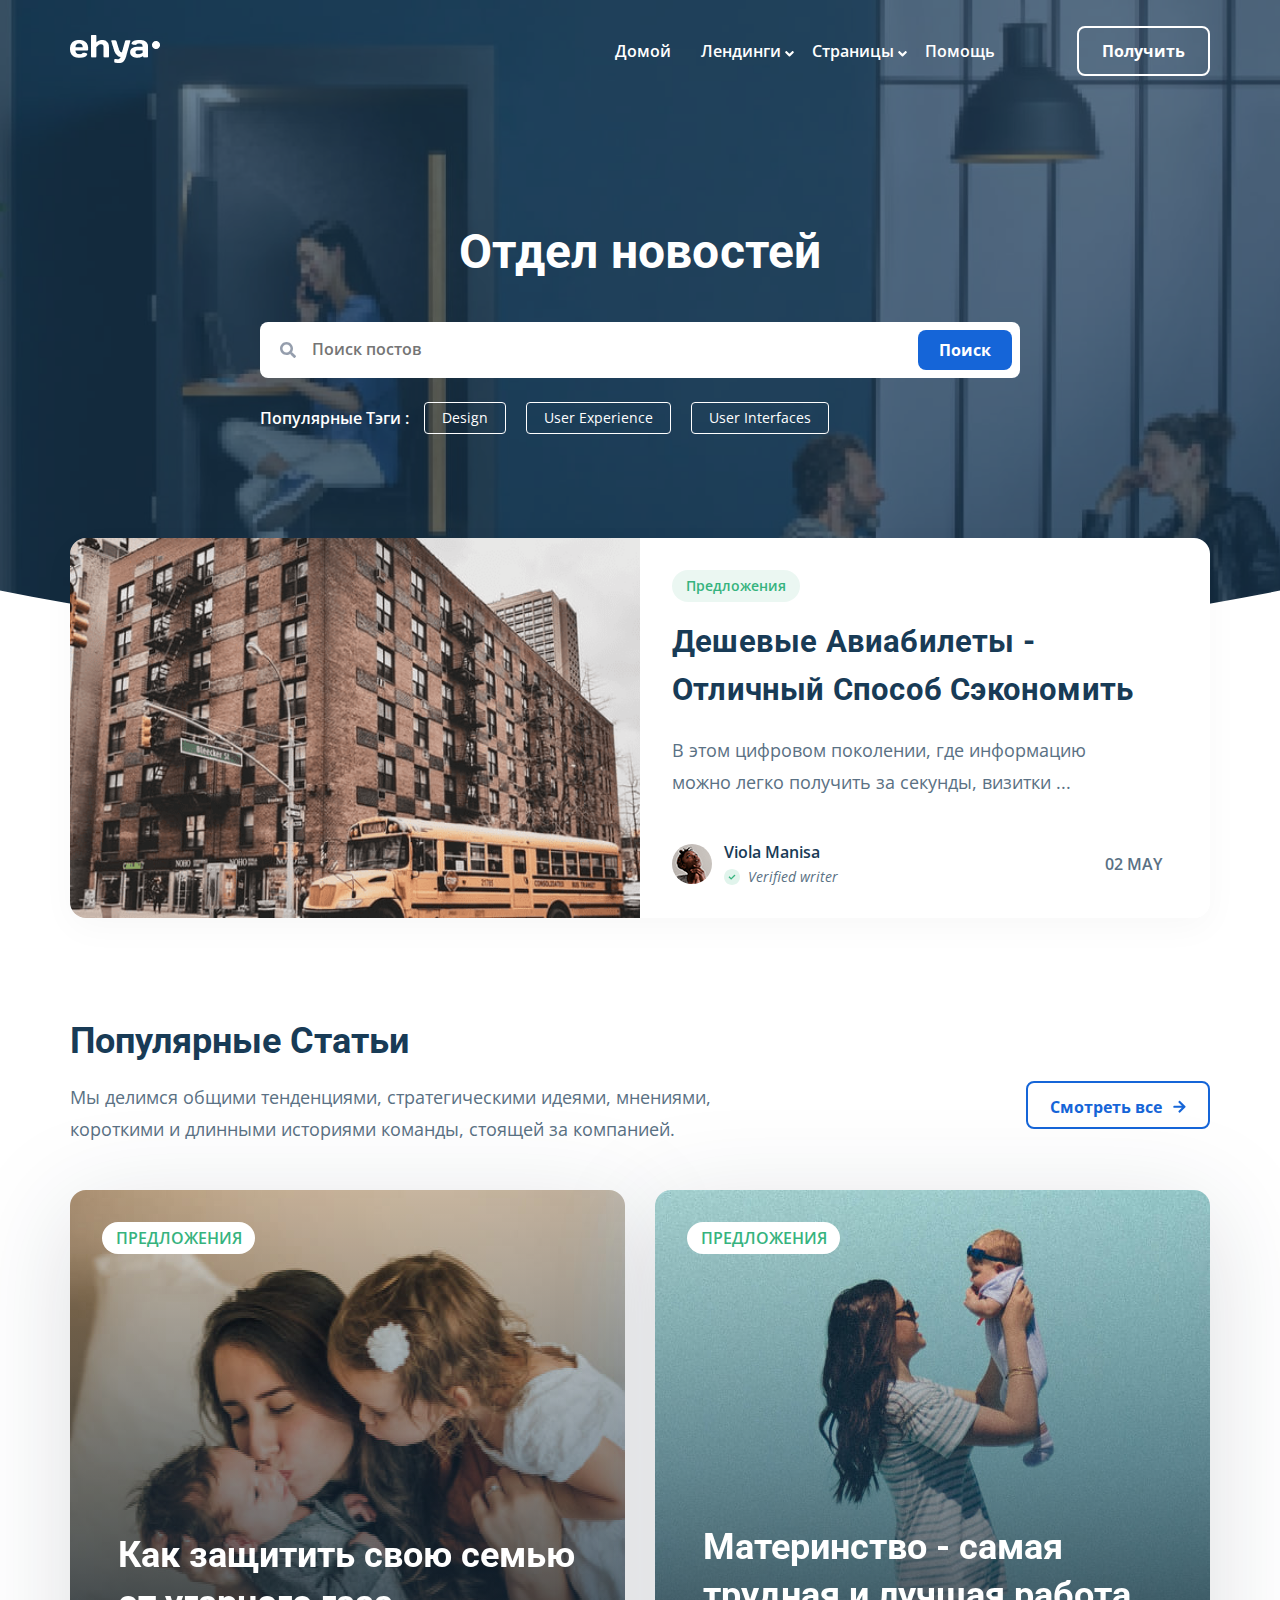
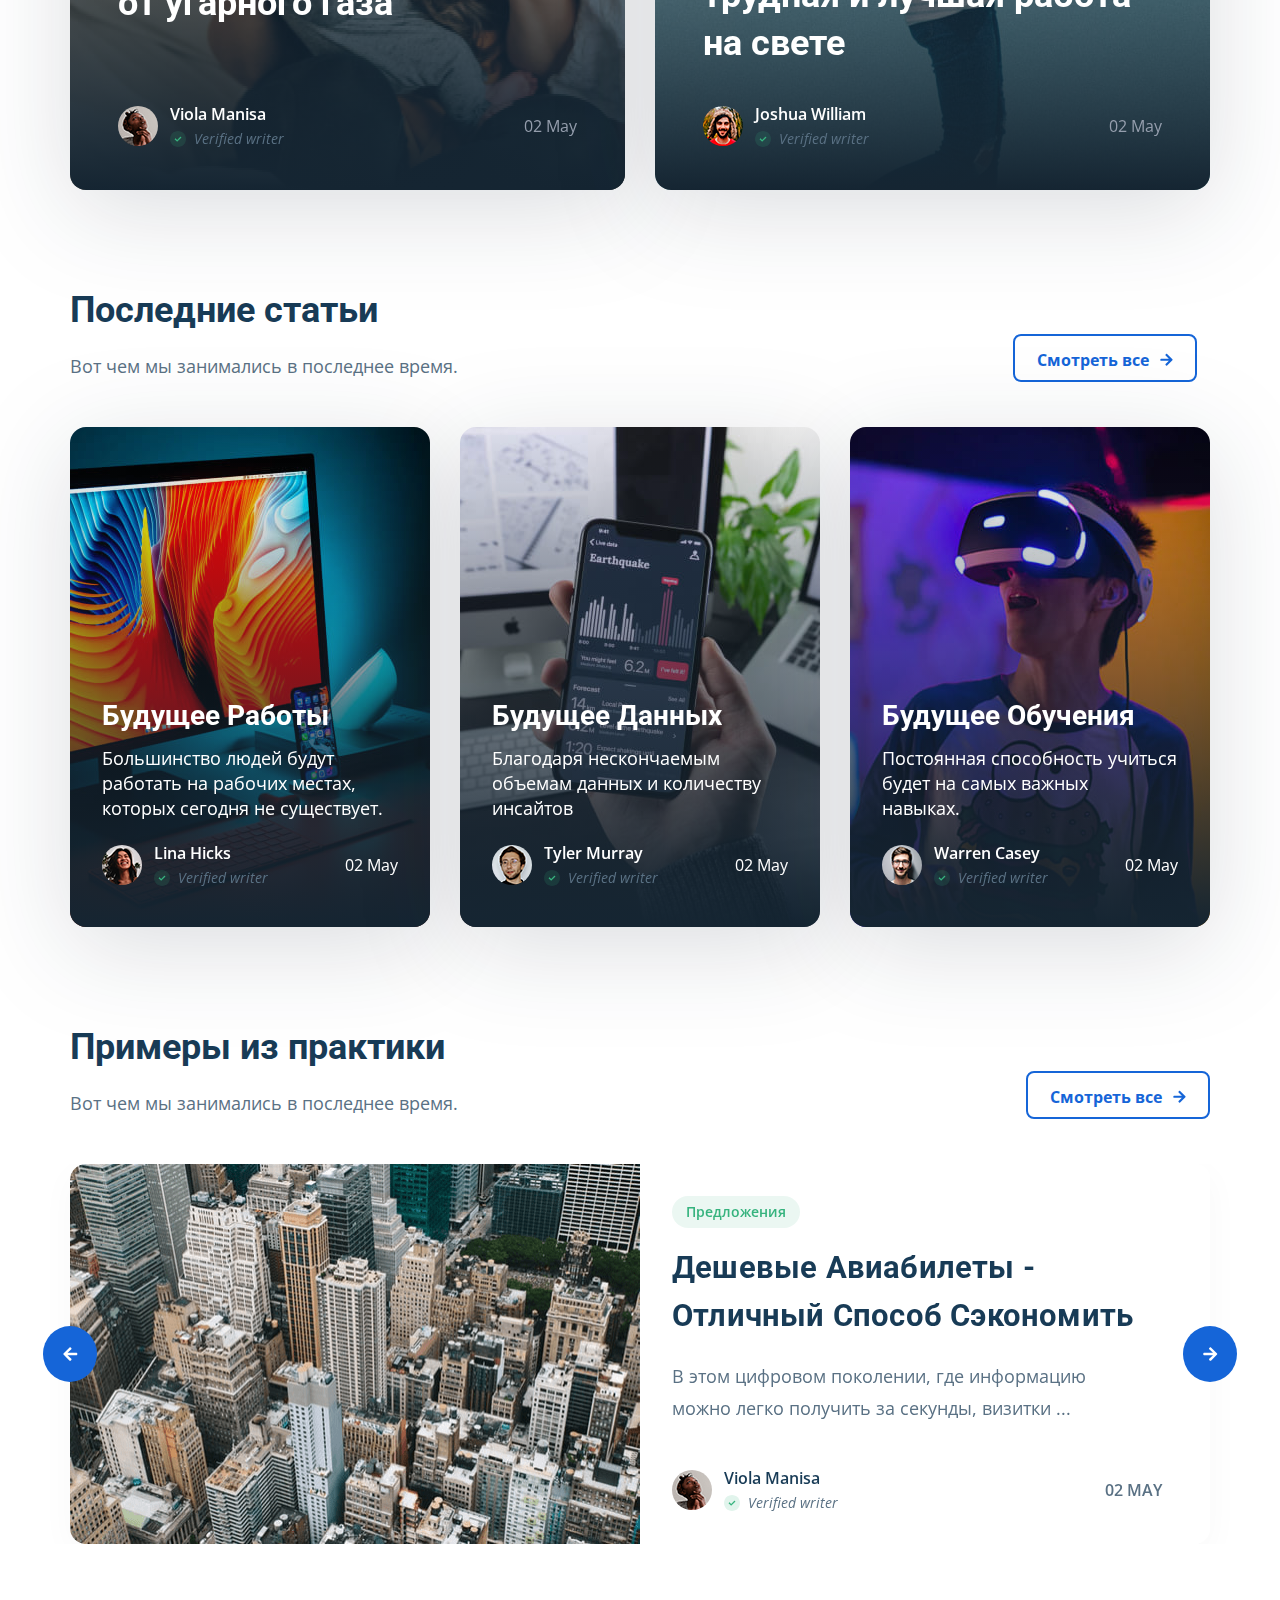
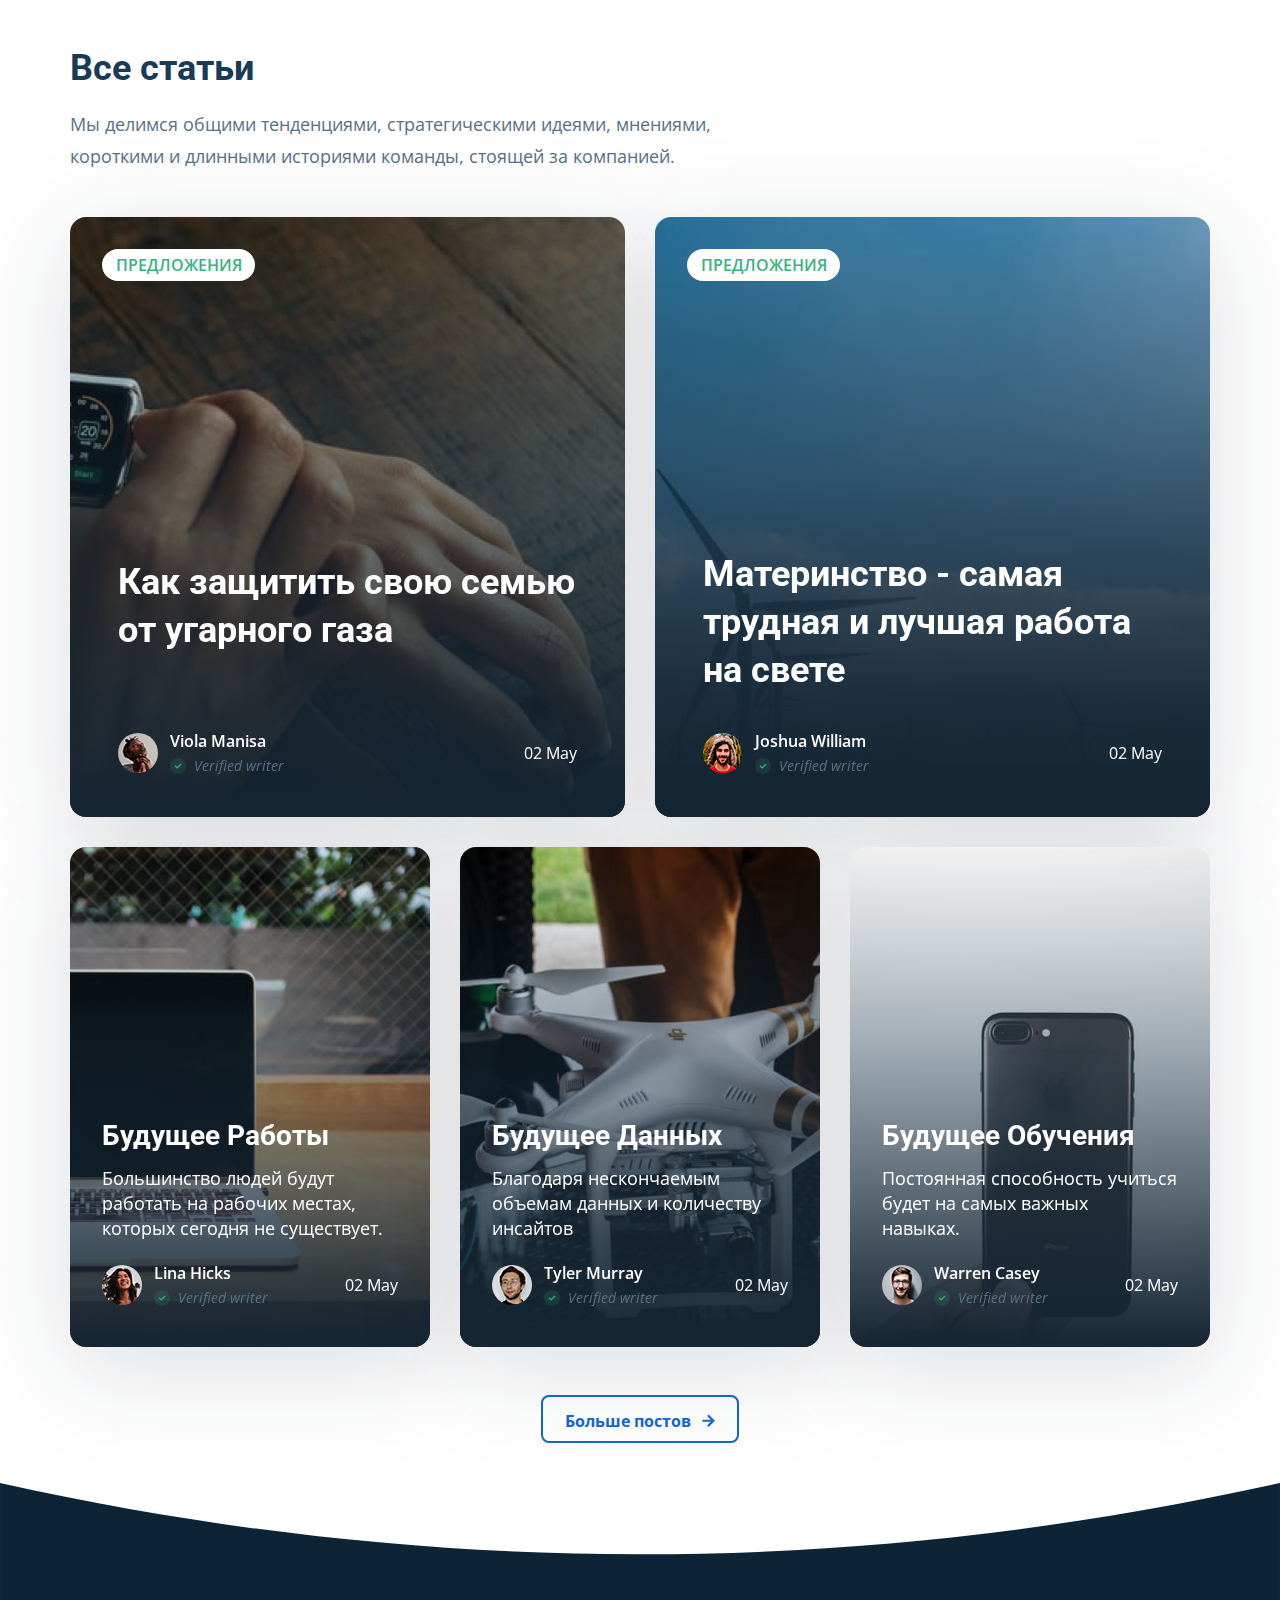
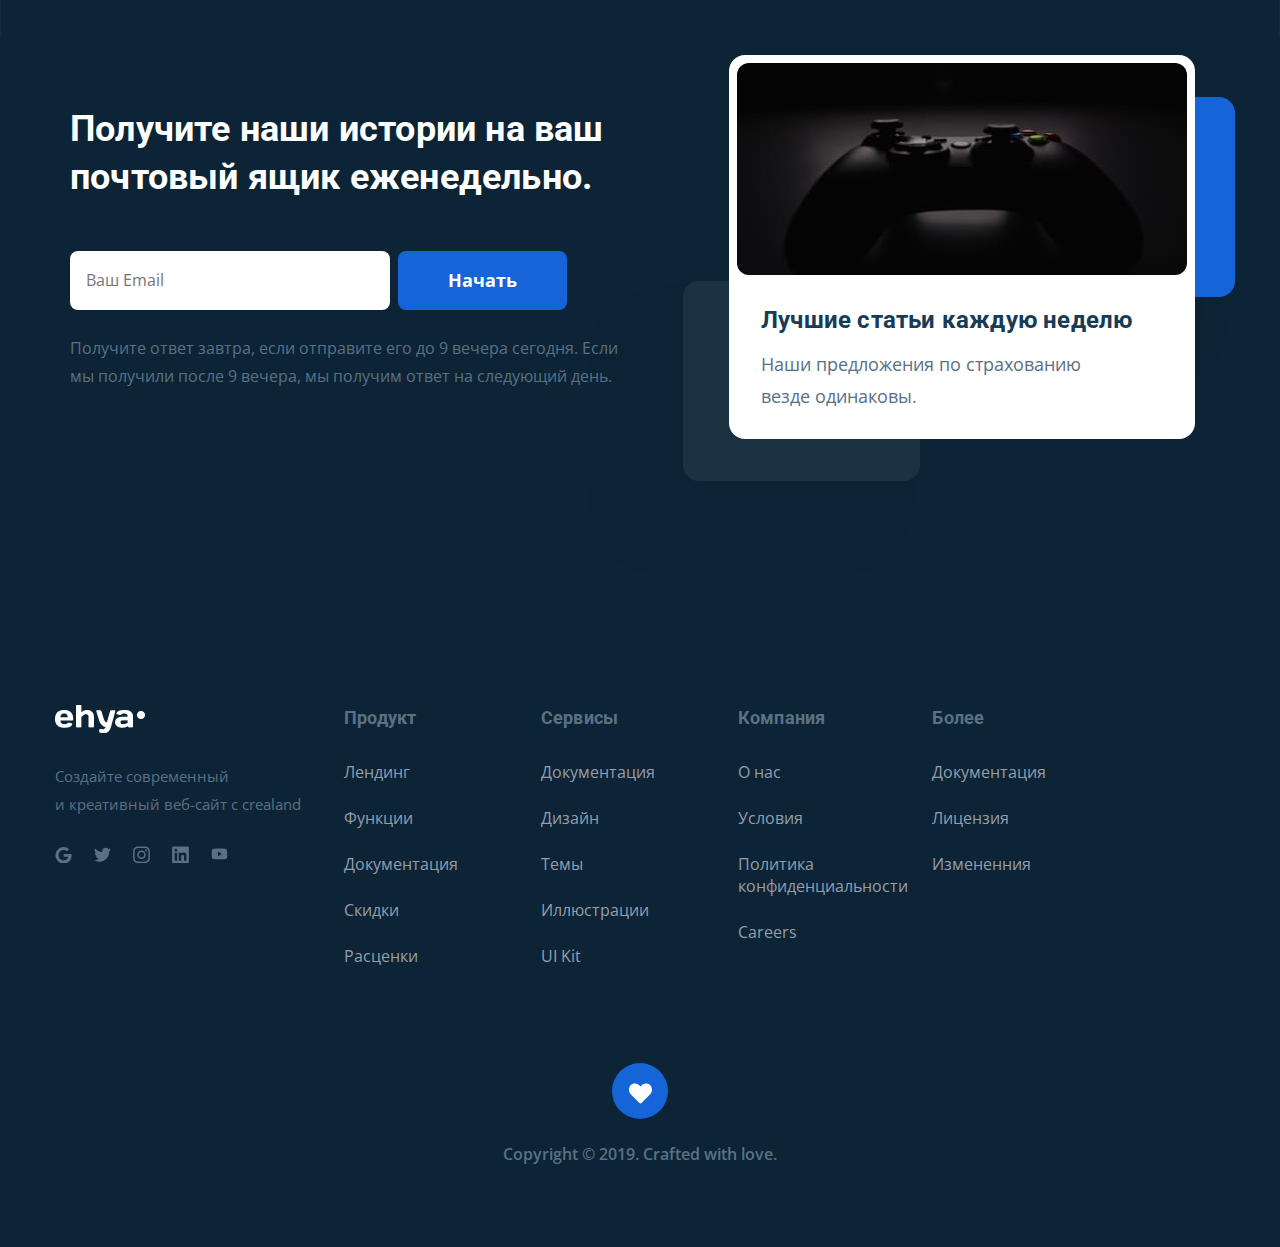
<file: index.html>
<!DOCTYPE html>
<html lang="ru">
  <head>
    <meta charset="UTF-8" />
    <meta http-equiv="X-UA-Compatible" content="IE=edge" />
    <meta name="viewport" content="width=device-width, initial-scale=1.0" />
    <title>Ehya - Блог</title>
    <link rel="shortcut icon" href="img/favicon.ico" type="image/x-icon" />
    <link rel="icon" href="img/favicon.ico" type="image/x-icon" />
    <link rel="preconnect" href="https://fonts.gstatic.com" />
    <link
      href="https://fonts.googleapis.com/css2?family=Open+Sans:ital,wght@0,400;0,600;0,700;1,400&family=Roboto:wght@700&display=swap"
      rel="stylesheet"
    />
    <link rel="stylesheet" href="css/swiper-bundle.min.css" />
    <link rel="stylesheet" href="css/style.css" />
  </head>
  <body>
    <header class="header">
      <div class="header-bg">
        <div class="header-container">
          <div class="header-wrapper header-wrapper--fixed">
            <a href="index.html" class="header__logo header-logo"
              ><img
                src="img/logo.png"
                alt="icon: logo"
                class="header-logo__image"
            /></a>
            <div class="menu header-menu-wrapper menu--mobile--hidden">
              <ul class="header-menu">
                <li class="header-menu__item">
                  <a href="#" class="header-menu__link">Домой</a>
                </li>
                <li class="header-menu__item">
                  <a href="#" class="header-menu__link"
                    >Лендинги
                    <svg data-target="#landing" class="header-menu__icon">
                      <use xlink:href="img/sprite.svg#menuarrow"></use>
                    </svg>
                  </a>
                  <ul id="landing" class="content landing-menu">
                    <li class="landing-menu__item">
                      <a href="#" class="landing-menu__link">Лендинг-1</a>
                    </li>
                    <li class="landing-menu__item">
                      <a href="#" class="landing-menu__link">Лендинг-2</a>
                    </li>
                    <li class="landing-menu__item">
                      <a href="#" class="landing-menu__link">Лендинг-3</a>
                    </li>
                  </ul>
                </li>
                <li class="header-menu__item">
                  <a href="#" class="header-menu__link"
                    >Страницы
                    <svg data-target="#pages" class="header-menu__icon">
                      <use xlink:href="img/sprite.svg#menuarrow"></use>
                    </svg>
                  </a>
                  <ul id="pages" class="content pages-menu">
                    <li class="pages-menu__item">
                      <a href="#" class="pages-menu__link">Страница-1</a>
                    </li>
                    <li class="pages-menu__item">
                      <a href="#" class="pages-menu__link">Страница-2</a>
                    </li>
                    <li class="pages-menu__item">
                      <a href="#" class="pages-menu__link">Страница-3</a>
                    </li>
                  </ul>
                </li>
                <li class="header-menu__item">
                  <a href="#" class="header-menu__link">Помощь</a>
                </li>
              </ul>
              <button data-toggle="modal" class="button header__button">
                Получить
              </button>
            </div>
            <button class="menu-button header__menu-button">
              <span class="menu-button__line"></span>
              <span class="menu-button__line"></span>
              <span class="menu-button__line"></span>
            </button>
          </div>
          <h1 class="header__title">Отдел новостей</h1>
          <div class="search-wrapper">
            <form action="#" class="search header__form">
              <input
                type="text"
                class="search__input"
                placeholder="Поиск постов"
              />
              <button class="button search__button">Поиск</button>
            </form>
            <ul class="pop-tags header__pop-tags">
              <li class="pop-tags__name">Популярные Тэги :</li>
              <li class="pop-tags__item">
                <a href="#" class="pop-tags__link">Design</a>
              </li>
              <li class="pop-tags__item">
                <a href="#" class="pop-tags__link">User Experience</a>
              </li>
              <li class="pop-tags__item">
                <a href="#" class="pop-tags__link">User Interfaces</a>
              </li>
            </ul>
          </div>
        </div>
        <img src="img/wave-1.svg" alt="wave" class="header__wave" />
      </div>
    </header>
    <section class="offer-section">
      <div class="header-offer-wrapper">
        <div class="offer offer--head">
          <a href="details.html" class="offer__link"></a>
          <div class="offer__image-wrapper">
            <img src="img/header-offer.png" alt="Offer" class="offer__image" />
          </div>
          <div class="offer__text">
            <span class="offer__label">Предложения</span>
            <h2 class="offer__title">
              Дешевые Авиабилеты&nbsp;- <br />Отличный Способ Сэкономить
            </h2>
            <p class="offer__description">
              В этом цифровом поколении, где информацию <br />можно легко
              получить за секунды, визитки ...
            </p>
            <div class="user-wrapper offer__wrapper">
              <div class="user">
                <img
                  src="img/header-user.png"
                  alt="avatar"
                  class="user__avatar"
                />
                <div class="user__bio">
                  <a href="details.html" class="user__name user__name--head"
                    >Viola Manisa</a
                  >
                  <span class="user__verification"
                    ><img
                      src="img/check-mark.svg"
                      alt="icon: Verified"
                      class="user__icon"
                    />
                    Verified writer</span
                  >
                </div>
              </div>
              <span class="date offer__date">02 May</span>
            </div>
          </div>
        </div>
      </div>
    </section>
    <section class="pop-art">
      <div class="section-container">
        <div class="pop-art__wrapper">
          <div class="pop-art__bio">
            <h2 class="section-title pop-art__title">Популярные Статьи</h2>
            <p class="section-description pop-art__description">
              Мы делимся общими тенденциями, стратегическими идеями, мнениями,
              короткими и&nbsp;длинными историями команды, стоящей
              за&nbsp;компанией.
            </p>
          </div>
          <a
            href="details.html"
            class="button section-button pop-art__button section-button--desctop"
          >
            Смотреть все<img
              src="img/button-arrow.svg"
              alt="icon: arrow"
              class="section-button__image"
            />
          </a>
        </div>
        <div class="pop-art-cards">
          <div class="offer-card pop-art__card">
            <a href="details.html" class="offer-card__link"></a>
            <img src="img/pop-art-img-1.jpg" alt="" class="offer-card__image" />
            <span class="offer-card__label">Предложения</span>
            <h3 class="offer-card__title offer-card__title--bm">
              Как защитить свою семью от&nbsp;угарного газа
            </h3>
            <div class="user-wrapper pop-art__user">
              <div class="user">
                <img
                  src="img/header-user.png"
                  alt="avatar"
                  class="user__avatar"
                />
                <div class="user__bio">
                  <a href="details.html" class="user__name user__name--pop"
                    >Viola Manisa</a
                  >
                  <span class="user__verification"
                    ><img
                      src="img/check-mark.svg"
                      alt="icon: Verified"
                      class="user__icon"
                    />
                    Verified writer</span
                  >
                </div>
              </div>
              <span class="date pop-art__date">02 May</span>
            </div>
          </div>
          <div class="offer-card pop-art__card">
            <a href="details.html" class="offer-card__link"></a>
            <img src="img/pop-art-img-2.jpg" alt="" class="offer-card__image" />
            <span class="offer-card__label">Предложения</span>
            <h3 class="offer-card__title offer-card__title--sm">
              Материнство&nbsp;- самая трудная и&nbsp;лучшая работа на свете
            </h3>
            <div class="user-wrapper">
              <div class="user">
                <img src="img/user-2.png" alt="avatar" class="user__avatar" />
                <div class="user__bio">
                  <a href="details.html" class="user__name user__name--pop"
                    >Joshua William</a
                  >
                  <span class="user__verification"
                    ><img
                      src="img/check-mark.svg"
                      alt="icon: Verified"
                      class="user__icon"
                    />
                    Verified writer</span
                  >
                </div>
              </div>
              <span class="date pop-art__date">02 May</span>
            </div>
          </div>
        </div>
        <div class="all-art__button-wrapper">
          <a
            href="details.html"
            class="button section-button pop-art__button section-button--mobile"
          >
            Смотреть все<img
              src="img/button-arrow.svg"
              alt="icon: arrow"
              class="section-button__image"
            />
          </a>
        </div>
      </div>
    </section>
    <section class="last-art">
      <div class="section-container">
        <div class="last-art__wrapper">
          <div class="last-art__bio">
            <h2 class="section-title last-art__title">Последние cтатьи</h2>
            <p class="section-description last-art__description">
              Вот чем мы занимались в&nbsp;последнее время.
            </p>
          </div>
          <a
            href="details.html"
            class="button section-button last-art__button section-button--desctop"
          >
            Смотреть все<img
              src="img/button-arrow.svg"
              alt="icon: arrow"
              class="section-button__image"
            />
          </a>
        </div>
        <div class="last-art-cards">
          <div class="future-card last-art__card">
            <a href="details.html" class="future-card__link"></a>
            <img
              src="img/last-art-img-1.jpg"
              alt=""
              class="future-card__image"
            />
            <h3 class="future-card__title">Будущее Работы</h3>
            <p class="future-card__description">
              Большинство людей будут работать на&nbsp;рабочих местах, которых
              сегодня не&nbsp;существует.
            </p>
            <div class="user-wrapper">
              <div class="user">
                <img src="img/user-3.png" alt="avatar" class="user__avatar" />
                <div class="user__bio">
                  <a href="details.html" class="user__name user__name--pop"
                    >Lina Hicks</a
                  >
                  <span class="user__verification"
                    ><img
                      src="img/check-mark.svg"
                      alt="icon: Verified"
                      class="user__icon"
                    />
                    Verified writer</span
                  >
                </div>
              </div>
              <span class="date future-card__date">02 May</span>
            </div>
          </div>
          <div class="future-card last-art__card">
            <a href="details.html" class="future-card__link"></a>
            <img
              src="img/last-art-img-2.jpg"
              alt=""
              class="future-card__image"
            />
            <h3 class="future-card__title">Будущее Данных</h3>
            <p class="future-card__description future-card__description--mb-2">
              Благодаря нескончаемым объемам данных и&nbsp;количеству инсайтов
            </p>
            <div class="user-wrapper">
              <div class="user">
                <img src="img/user-4.png" alt="avatar" class="user__avatar" />
                <div class="user__bio">
                  <a href="details.html" class="user__name user__name--pop"
                    >Tyler Murray</a
                  >
                  <span class="user__verification"
                    ><img
                      src="img/check-mark.svg"
                      alt="icon: Verified"
                      class="user__icon"
                    />
                    Verified writer</span
                  >
                </div>
              </div>
              <span class="date future-card__date">02 May</span>
            </div>
          </div>
          <div class="future-card last-art__card last-art__card--mb-4">
            <a href="details.html" class="future-card__link"></a>
            <img
              src="img/last-art-img-3.jpg"
              alt=""
              class="future-card__image"
            />
            <h3 class="future-card__title">Будущее Обучения</h3>
            <p class="future-card__description future-card__description--mb-2">
              Постоянная способность учиться будет на&nbsp;самых важных
              <br class="future-card__br" />навыках.
            </p>
            <div class="user-wrapper">
              <div class="user">
                <img src="img/user-5.png" alt="avatar" class="user__avatar" />
                <div class="user__bio">
                  <a href="details.html" class="user__name user__name--pop"
                    >Warren Casey</a
                  >
                  <span class="user__verification"
                    ><img
                      src="img/check-mark.svg"
                      alt="icon: Verified"
                      class="user__icon"
                    />
                    Verified writer</span
                  >
                </div>
              </div>
              <span class="date future-card__date">02 May</span>
            </div>
          </div>
          <!-- <a
            href="details.html"
            class="button section-button last-art__button section-button--mobile"
          >
            Смотреть все<img
              src="img/button-arrow.svg"
              alt="icon: arrow"
              class="section-button__image"
            />
          </a> -->
        </div>
        <div class="all-art__button-wrapper">
          <a
            href="details.html"
            class="button section-button last-art__button section-button--mobile"
          >
            Смотреть все<img
              src="img/button-arrow.svg"
              alt="icon: arrow"
              class="section-button__image"
            />
          </a>
        </div>
      </div>
    </section>
    <section class="example">
      <div class="section-container">
        <div class="example__wrapper">
          <div class="example__bio">
            <h2 class="section-title example__title">Примеры из практики</h2>
            <p class="section-description example__description">
              Вот чем мы занимались в&nbsp;последнее время.
            </p>
          </div>
          <a
            href="details.html"
            class="button section-button example__button section-button--desctop"
          >
            Смотреть все<img
              src="img/button-arrow.svg"
              alt="icon: arrow"
              class="section-button__image"
            />
          </a>
        </div>
      </div>
      <div class="swiper-container example__slider-container">
        <div class="swiper-wrapper example__slider-wrapper">
          <!-- Slides -->
          <div class="swiper-slide example__slider-slide">
            <div class="offer example__offer">
              <a href="details.html" class="offer__link"></a>
              <div class="offer__image-wrapper">
                <img src="img/offer-1.png" alt="Offer" class="offer__image" />
              </div>
              <div class="offer__text">
                <span class="offer__label">Предложения</span>
                <h2 class="offer__title">
                  Дешевые Авиабилеты&nbsp;- <br />Отличный Способ Сэкономить
                </h2>
                <p class="offer__description">
                  В этом цифровом поколении, где информацию <br />можно легко
                  получить за секунды, визитки ...
                </p>
                <div class="user-wrapper offer__wrapper">
                  <div class="user">
                    <img
                      src="img/header-user.png"
                      alt="avatar"
                      class="user__avatar"
                    />
                    <div class="user__bio">
                      <a href="details.html" class="user__name user__name--head"
                        >Viola Manisa</a
                      >
                      <span class="user__verification"
                        ><img
                          src="img/check-mark.svg"
                          alt="icon: Verified"
                          class="user__icon"
                        />
                        Verified writer</span
                      >
                    </div>
                  </div>
                  <span class="date offer__date">02 May</span>
                </div>
              </div>
            </div>
          </div>
          <div class="swiper-slide example__slider-slide">
            <div class="offer example__offer">
              <a href="details.html" class="offer__link"></a>
              <div class="offer__image-wrapper">
                <img
                  src="img/header-offer.png"
                  alt="Offer"
                  class="offer__image"
                />
              </div>
              <div class="offer__text">
                <span class="offer__label">Предложения</span>
                <h2 class="offer__title">
                  Дешевые Авиабилеты&nbsp;- <br />Отличный Способ Сэкономить
                </h2>
                <p class="offer__description">
                  В этом цифровом поколении, где информацию <br />можно легко
                  получить за секунды, визитки ...
                </p>
                <div class="user-wrapper offer__wrapper">
                  <div class="user">
                    <img
                      src="img/header-user.png"
                      alt="avatar"
                      class="user__avatar"
                    />
                    <div class="user__bio">
                      <a href="details.html" class="user__name user__name--head"
                        >Viola Manisa</a
                      >
                      <span class="user__verification"
                        ><img
                          src="img/check-mark.svg"
                          alt="icon: Verified"
                          class="user__icon"
                        />
                        Verified writer</span
                      >
                    </div>
                  </div>
                  <span class="date offer__date">02 May</span>
                </div>
              </div>
            </div>
          </div>
          <div class="swiper-slide example__slider-slide">
            <div class="offer example__offer">
              <a href="details.html" class="offer__link"></a>
              <div class="offer__image-wrapper">
                <img src="img/offer-1.png" alt="Offer" class="offer__image" />
              </div>
              <div class="offer__text">
                <span class="offer__label">Предложения</span>
                <h2 class="offer__title">
                  Дешевые Авиабилеты&nbsp;- <br />Отличный Способ Сэкономить
                </h2>
                <p class="offer__description">
                  В этом цифровом поколении, где информацию <br />можно легко
                  получить за секунды, визитки ...
                </p>
                <div class="user-wrapper offer__wrapper">
                  <div class="user">
                    <img
                      src="img/header-user.png"
                      alt="avatar"
                      class="user__avatar"
                    />
                    <div class="user__bio">
                      <a href="details.html" class="user__name user__name--head"
                        >Viola Manisa</a
                      >
                      <span class="user__verification"
                        ><img
                          src="img/check-mark.svg"
                          alt="icon: Verified"
                          class="user__icon"
                        />
                        Verified writer</span
                      >
                    </div>
                  </div>
                  <span class="date offer__date">02 May</span>
                </div>
              </div>
            </div>
          </div>
        </div>
        <!-- If we need navigation buttons -->
        <button
          class="example__slider-button example__slider-button--prev"
        ></button>
        <button
          class="example__slider-button example__slider-button--next"
        ></button>
      </div>
      <div class="example__button-wrapper">
        <a
          href="details.html"
          class="button section-button example__button section-button--mobile"
        >
          Смотреть все<img
            src="img/button-arrow.svg"
            alt="icon: arrow"
            class="section-button__image"
          />
        </a>
      </div>
    </section>
    <section class="all-art">
      <div class="section-container">
        <div class="all-art__wrapper">
          <div class="all-art__bio">
            <h2 class="section-title all-art__title">Все cтатьи</h2>
            <p class="section-description all-art__description">
              Мы делимся общими тенденциями, стратегическими идеями, мнениями,
              короткими и длинными историями команды, стоящей за компанией.
            </p>
          </div>
        </div>
        <div class="all-art-cards">
          <div
            class="offer-card all-art__card all-art__card--top all-art__card--top--1"
          >
            <a href="details.html" class="offer-card__link"></a>
            <img src="img/offer-card-1.jpg" alt="" class="offer-card__image" />
            <span class="offer-card__label">Предложения</span>
            <h3 class="offer-card__title offer-card__title--bm">
              Как защитить свою семью от&nbsp;угарного газа
            </h3>
            <div class="user-wrapper">
              <div class="user">
                <img
                  src="img/header-user.png"
                  alt="avatar"
                  class="user__avatar"
                />
                <div class="user__bio">
                  <a href="details.html" class="user__name user__name--pop"
                    >Viola Manisa</a
                  >
                  <span class="user__verification"
                    ><img
                      src="img/check-mark.svg"
                      alt="icon: Verified"
                      class="user__icon"
                    />
                    Verified writer</span
                  >
                </div>
              </div>
              <span class="date all-art__date">02 May</span>
            </div>
          </div>
          <div
            class="offer-card all-art__card all-art__card--top all-art__card--top--2"
          >
            <a href="details.html" class="offer-card__link"></a>
            <img src="img/offer-card-2.jpg" alt="" class="offer-card__image" />
            <span class="offer-card__label">Предложения</span>
            <h3 class="offer-card__title offer-card__title--sm">
              Материнство&nbsp;- самая трудная и&nbsp;лучшая работа на свете
            </h3>
            <div class="user-wrapper">
              <div class="user">
                <img src="img/user-2.png" alt="avatar" class="user__avatar" />
                <div class="user__bio">
                  <a href="details.html" class="user__name user__name--pop"
                    >Joshua William</a
                  >
                  <span class="user__verification"
                    ><img
                      src="img/check-mark.svg"
                      alt="icon: Verified"
                      class="user__icon"
                    />
                    Verified writer</span
                  >
                </div>
              </div>
              <span class="date all-art__date">02 May</span>
            </div>
          </div>
          <div
            class="future-card all-art__card all-art__card--bot all-art__card--bot--1"
          >
            <a href="details.html" class="future-card__link"></a>
            <img
              src="img/future-card-1.jpg"
              alt=""
              class="future-card__image"
            />
            <h3 class="future-card__title">Будущее Работы</h3>
            <p class="future-card__description">
              Большинство людей будут работать на&nbsp;рабочих местах, которых
              сегодня не&nbsp;существует.
            </p>
            <div class="user-wrapper">
              <div class="user">
                <img src="img/user-3.png" alt="avatar" class="user__avatar" />
                <div class="user__bio">
                  <a href="details.html" class="user__name user__name--pop"
                    >Lina Hicks</a
                  >
                  <span class="user__verification"
                    ><img
                      src="img/check-mark.svg"
                      alt="icon: Verified"
                      class="user__icon"
                    />
                    Verified writer</span
                  >
                </div>
              </div>
              <span class="date future-card__date">02 May</span>
            </div>
          </div>
          <div
            class="future-card all-art__card all-art__card--bot all-art__card--bot--2"
          >
            <a href="details.html" class="future-card__link"></a>
            <img
              src="img/future-card-2.jpg"
              alt=""
              class="future-card__image"
            />
            <h3 class="future-card__title">Будущее Данных</h3>
            <p class="future-card__description future-card__description--mb-2">
              Благодаря нескончаемым объемам данных и&nbsp;количеству инсайтов
            </p>
            <div class="user-wrapper">
              <div class="user">
                <img src="img/user-4.png" alt="avatar" class="user__avatar" />
                <div class="user__bio">
                  <a href="details.html" class="user__name user__name--pop"
                    >Tyler Murray</a
                  >
                  <span class="user__verification"
                    ><img
                      src="img/check-mark.svg"
                      alt="icon: Verified"
                      class="user__icon"
                    />
                    Verified writer</span
                  >
                </div>
              </div>
              <span class="date future-card__date">02 May</span>
            </div>
          </div>
          <div
            class="future-card all-art__card all-art__card--bot all-art__card--bot--hidden"
          >
            <a href="details.html" class="future-card__link"></a>
            <img
              src="img/future-card-2.jpg"
              alt=""
              class="future-card__image"
            />
            <h3 class="future-card__title">Будущее Данных</h3>
            <p class="future-card__description future-card__description--mb-2">
              Благодаря нескончаемым объемам данных и&nbsp;количеству инсайтов
            </p>
            <div class="user-wrapper">
              <div class="user">
                <img src="img/user-4.png" alt="avatar" class="user__avatar" />
                <div class="user__bio">
                  <a href="details.html" class="user__name user__name--pop"
                    >Tyler Murray</a
                  >
                  <span class="user__verification"
                    ><img
                      src="img/check-mark.svg"
                      alt="icon: Verified"
                      class="user__icon"
                    />
                    Verified writer</span
                  >
                </div>
              </div>
              <span class="date future-card__date">02 May</span>
            </div>
          </div>
          <div
            class="future-card all-art__card all-art__card--bot all-art__card--bot--3"
          >
            <a href="details.html" class="future-card__link"></a>
            <img
              src="img/future-card-3.jpg"
              alt=""
              class="future-card__image"
            />
            <h3 class="future-card__title">Будущее Обучения</h3>
            <p class="future-card__description future-card__description--mb-2">
              Постоянная способность учиться будет на&nbsp;самых важных
              <br class="future-card__br" />навыках.
            </p>
            <div class="user-wrapper">
              <div class="user">
                <img src="img/user-5.png" alt="avatar" class="user__avatar" />
                <div class="user__bio">
                  <a href="details.html" class="user__name user__name--pop"
                    >Warren Casey</a
                  >
                  <span class="user__verification"
                    ><img
                      src="img/check-mark.svg"
                      alt="icon: Verified"
                      class="user__icon"
                    />
                    Verified writer</span
                  >
                </div>
              </div>
              <span class="date future-card__date">02 May</span>
            </div>
          </div>
        </div>
        <div class="all-art__button-wrapper">
          <a href="details.html" class="button section-button all-art__button">
            Больше постов<img
              src="img/button-arrow.svg"
              alt="icon: arrow"
              class="section-button__image"
            />
          </a>
        </div>
      </div>
    </section>
    <section class="newsletter">
      <img src="img/wave-2.svg" alt="wave" class="newsletter-wave" />
      <div class="newsletter__bg">
        <div class="section-container">
          <div class="newsletter__wrapper">
            <div class="newsletter__bio">
              <h2 class="newsletter__title">
                Получите наши истории на&nbsp;ваш почтовый ящик еженедельно.
              </h2>
              <form
                action="send.php"
                method="POST"
                class="form newsletter__form"
              >
                <input
                  type="email"
                  class="newsletter__input"
                  name="mail"
                  placeholder="Ваш Email"
                  required
                />
                <button class="button newsletter__button" name="btnNew">
                  Начать
                </button>
              </form>
              <p class="newsletter__description">
                Получите ответ завтра, если отправите его до 9 вечера сегодня.
                Если мы получили после 9 вечера, мы получим ответ на следующий
                день.
              </p>
            </div>
            <div class="image-bg">
              <div class="image-wrapper">
                <img
                  src="img/newsletter-img.jpg"
                  alt="image"
                  class="newsletter__image"
                />
                <h3 class="image-wrapper__title">
                  Лучшие статьи каждую неделю
                </h3>
                <p class="image-wrapper__description">
                  Наши предложения по страхованию везде одинаковы.
                </p>
              </div>
            </div>
          </div>
        </div>
      </div>
    </section>
    <footer class="footer">
      <div class="footer-container">
        <div class="footer__wrapper">
          <div class="footer__bio">
            <a href="index.html"
              ><img src="img/logo.png" alt="icon: logo" class="footer__logo"
            /></a>
            <p class="footer__description">
              Создайте современный и&nbsp;креативный веб-сайт с&nbsp;crealand
            </p>
            <ul class="footer-social">
              <li class="footer-social__item">
                <a
                  href="https://www.google.ru"
                  target="_blank"
                  rel="nofollow noopener"
                  class="footer-social__link"
                  ><svg class="footer-social__icon">
                    <use xlink:href="img/sprite.svg#google"></use></svg
                ></a>
              </li>
              <li class="footer-social__item">
                <a
                  href="https://twitter.com/?lang=ru"
                  target="_blank"
                  rel="nofollow noopener"
                  class="footer-social__link"
                  ><svg class="footer-social__icon">
                    <use xlink:href="img/sprite.svg#twitter"></use></svg
                ></a>
              </li>
              <li class="footer-social__item">
                <a
                  href="https://www.instagram.com/?hl=ru"
                  target="_blank"
                  rel="nofollow noopener"
                  class="footer-social__link"
                  ><svg class="footer-social__icon">
                    <use xlink:href="img/sprite.svg#instagram"></use></svg
                ></a>
              </li>
              <li class="footer-social__item">
                <a
                  href="https://www.linkedin.com/login"
                  target="_blank"
                  rel="nofollow noopener"
                  class="footer-social__link"
                  ><svg class="footer-social__icon">
                    <use xlink:href="img/sprite.svg#linkedin"></use></svg
                ></a>
              </li>
              <li class="footer-social__item">
                <a
                  href="https://www.youtube.com"
                  target="_blank"
                  rel="nofollow noopener"
                  class="footer-social__link"
                  ><svg class="footer-social__icon">
                    <use xlink:href="img/sprite.svg#youtube"></use></svg
                ></a>
              </li>
            </ul>
          </div>
          <div class="product footer__product">
            <h3 class="footer__title">Продукт</h3>
            <ul class="footer__list">
              <li class="footer__item">
                <a href="#" class="footer__link">Лендинг</a>
              </li>
              <li class="footer__item">
                <a href="#" class="footer__link">Функции</a>
              </li>
              <li class="footer__item">
                <a href="#" class="footer__link">Документация</a>
              </li>
              <li class="footer__item">
                <a href="#" class="footer__link">Скидки</a>
              </li>
              <li class="footer__item">
                <a href="#" class="footer__link">Расценки</a>
              </li>
            </ul>
          </div>
          <div class="service footer__service">
            <h3 class="footer__title">Сервисы</h3>
            <ul class="footer__list">
              <li class="footer__item">
                <a href="#" class="footer__link">Документация</a>
              </li>
              <li class="footer__item">
                <a href="#" class="footer__link">Дизайн</a>
              </li>
              <li class="footer__item">
                <a href="#" class="footer__link">Темы</a>
              </li>
              <li class="footer__item">
                <a href="#" class="footer__link">Иллюстрации</a>
              </li>
              <li class="footer__item">
                <a href="#" class="footer__link">UI Kit</a>
              </li>
            </ul>
          </div>
          <div class="company footer__company">
            <h3 class="footer__title">Компания</h3>
            <ul class="footer__list">
              <li class="footer__item">
                <a href="#" class="footer__link">О нас</a>
              </li>
              <li class="footer__item">
                <a href="#" class="footer__link">Условия</a>
              </li>
              <li class="footer__item">
                <a href="#" class="footer__link"
                  >Политика <br class="footer-br" />конфиденциальности</a
                >
              </li>
              <li class="footer__item">
                <a href="#" class="footer__link">Careers</a>
              </li>
            </ul>
          </div>
          <div class="other footer__other">
            <h3 class="footer__title">Более</h3>
            <ul class="footer__list">
              <li class="footer__item">
                <a href="#" class="footer__link">Документация</a>
              </li>
              <li class="footer__item">
                <a href="#" class="footer__link">Лицензия</a>
              </li>
              <li class="footer__item">
                <a href="#" class="footer__link">Измененния</a>
              </li>
            </ul>
          </div>
        </div>
        <div class="bottom footer__bottom">
          <div class="bottom__image">
            <img src="img/heart.svg" alt="icon: heart" />
          </div>
          <span class="bottom__text">Copyright © 2019. Crafted with love.</span>
        </div>
        <a href="#" class="to-top"
          ><img src="img/icon-up.svg" alt="icon: arrow"
        /></a>
      </div>
    </footer>
    <div class="modal">
      <div class="modal__overlay"></div>
      <div class="modal__dialog">
        <svg class="modal__close">
          <use xlink:href="img/sprite.svg#closebutton"></use>
        </svg>
        <h3 class="modal__title">Отправить запрос</h3>
        <form action="send.php" method="POST" class="form modal__form form">
          <input
            type="text"
            class="input modal__input"
            placeholder="Ваше полное имя*"
            name="name"
            minlength="2"
            required
          />
          <input
            type="tel"
            class="phone input modal__input"
            placeholder="Номер телефона*"
            name="phone"
            minlength="18"
            required
          />
          <input
            type="email"
            class="input modal__input"
            placeholder="Ваш Email*"
            name="email"
            required
          />
          <textarea
            class="modal__message"
            cols="30"
            rows="10"
            placeholder="Сообщение"
            name="message"
          ></textarea>
          <div class="modal__form-wrapper">
            <button class="button modal__button" name="btnMod" type="submit">
              Отправить
            </button>
            <span class="modal__info">* Обязательно</span>
          </div>
        </form>
      </div>
    </div>
    <script src="js/jquery-3.6.0.min.js"></script>
    <script src="js/swiper-bundle.min.js"></script>
    <script src="js/jquery.validate.min.js"></script>
    <script src="js/jquery.mask.min.js"></script>
    <script src="js/main.min.js"></script>
  </body>
</html>
</file>
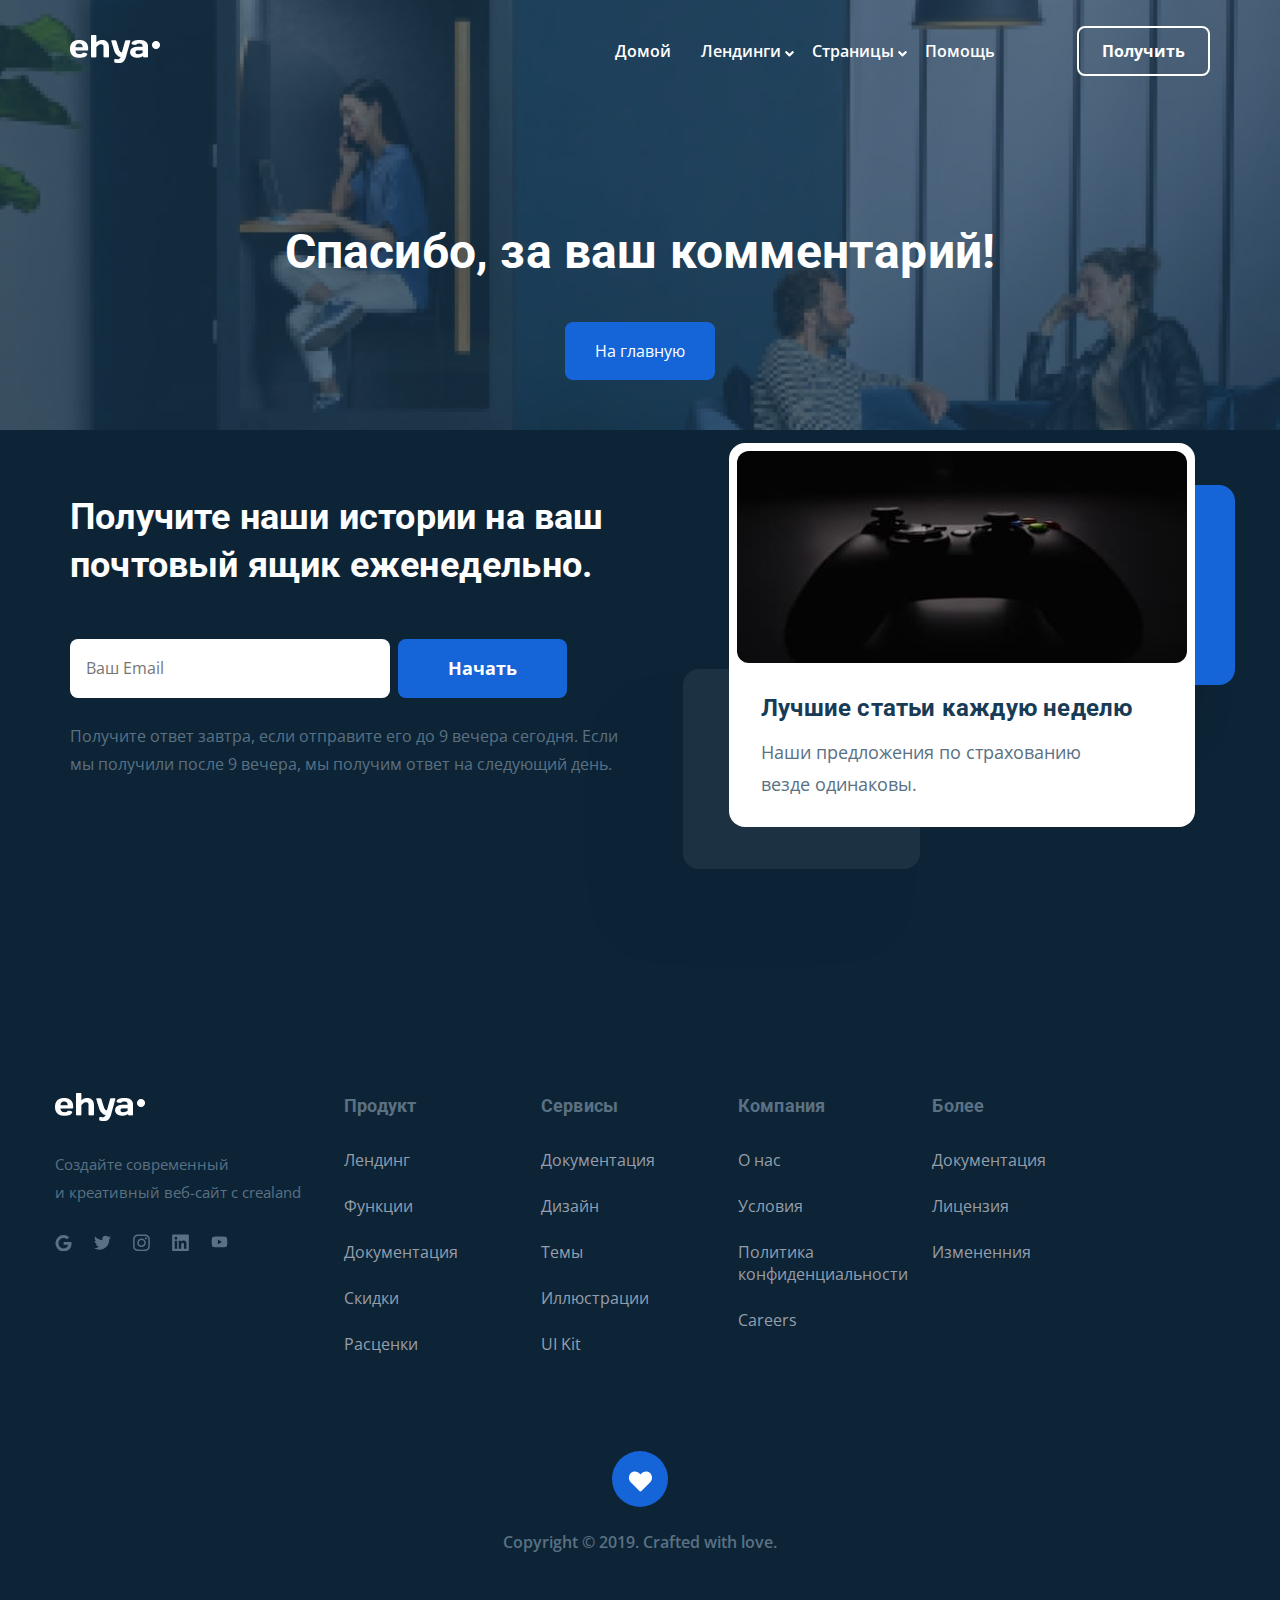
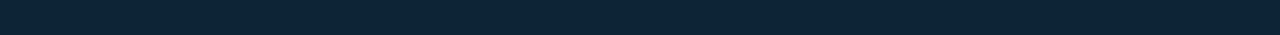
<file: comment.html>
<!DOCTYPE html>
<html lang="ru">
  <head>
    <meta charset="UTF-8" />
    <meta http-equiv="X-UA-Compatible" content="IE=edge" />
    <meta name="viewport" content="width=device-width, initial-scale=1.0" />
    <title>Ehya - Блог</title>
    <link rel="shortcut icon" href="img/favicon.ico" type="image/x-icon" />
    <link rel="icon" href="img/favicon.ico" type="image/x-icon" />
    <link rel="preconnect" href="https://fonts.gstatic.com" />
    <link
      href="https://fonts.googleapis.com/css2?family=Open+Sans:ital,wght@0,400;0,600;0,700;1,400&family=Roboto:wght@700&display=swap"
      rel="stylesheet"
    />
    <link rel="stylesheet" href="css/swiper-bundle.min.css" />
    <link rel="stylesheet" href="css/style.css" />
  </head>
  <body>
    <header class="header">
      <div class="header-bg">
        <div class="header-container">
          <div class="header-wrapper header-wrapper--fixed">
            <a href="index.html" class="header__logo header-logo"
              ><img
                src="img/logo.png"
                alt="icon: logo"
                class="header-logo__image"
            /></a>
            <div class="menu header-menu-wrapper menu--mobile--hidden">
              <ul class="header-menu">
                <li class="header-menu__item">
                  <a href="#" class="header-menu__link">Домой</a>
                </li>
                <li class="header-menu__item">
                  <a href="#" class="header-menu__link"
                    >Лендинги
                    <svg data-target="#landing" class="header-menu__icon">
                      <use xlink:href="img/sprite.svg#menuarrow"></use>
                    </svg>
                  </a>
                  <ul id="landing" class="content landing-menu">
                    <li class="landing-menu__item">
                      <a href="#" class="landing-menu__link">Лендинг-1</a>
                    </li>
                    <li class="landing-menu__item">
                      <a href="#" class="landing-menu__link">Лендинг-2</a>
                    </li>
                    <li class="landing-menu__item">
                      <a href="#" class="landing-menu__link">Лендинг-3</a>
                    </li>
                  </ul>
                </li>
                <li class="header-menu__item">
                  <a href="#" class="header-menu__link"
                    >Страницы
                    <svg data-target="#pages" class="header-menu__icon">
                      <use xlink:href="img/sprite.svg#menuarrow"></use>
                    </svg>
                  </a>
                  <ul id="pages" class="content pages-menu">
                    <li class="pages-menu__item">
                      <a href="#" class="pages-menu__link">Страница-1</a>
                    </li>
                    <li class="pages-menu__item">
                      <a href="#" class="pages-menu__link">Страница-2</a>
                    </li>
                    <li class="pages-menu__item">
                      <a href="#" class="pages-menu__link">Страница-3</a>
                    </li>
                  </ul>
                </li>
                <li class="header-menu__item">
                  <a href="#" class="header-menu__link">Помощь</a>
                </li>
              </ul>
              <button data-toggle="modal" class="button header__button">
                Получить
              </button>
            </div>

            <button class="menu-button header__menu-button">
              <span class="menu-button__line"></span>
              <span class="menu-button__line"></span>
              <span class="menu-button__line"></span>
            </button>
          </div>
          <h1 class="header__title">Спасибо, за ваш комментарий!</h1>
          <div class="button-div">
            <a href="index.html" class="button button-index">На главную</a>
          </div>
        </div>
      </div>
    </header>
    <section class="newsletter">
      <div class="newsletter__bg">
        <div class="section-container">
          <div class="newsletter__wrapper">
            <div class="newsletter__bio">
              <h2 class="newsletter__title">
                Получите наши истории на&nbsp;ваш почтовый ящик еженедельно.
              </h2>
              <form
                action="send.php"
                method="POST"
                class="form newsletter__form"
              >
                <input
                  type="email"
                  class="newsletter__input"
                  name="mail"
                  placeholder="Ваш Email"
                  required
                />
                <button class="button newsletter__button" name="btnNew">
                  Начать
                </button>
              </form>
              <p class="newsletter__description">
                Получите ответ завтра, если отправите его до 9 вечера сегодня.
                Если мы получили после 9 вечера, мы получим ответ на следующий
                день.
              </p>
            </div>
            <div class="image-bg">
              <div class="image-wrapper">
                <img
                  src="img/newsletter-img.jpg"
                  alt="image"
                  class="newsletter__image"
                />
                <h3 class="image-wrapper__title">
                  Лучшие статьи каждую неделю
                </h3>
                <p class="image-wrapper__description">
                  Наши предложения по страхованию везде одинаковы.
                </p>
              </div>
            </div>
          </div>
        </div>
      </div>
    </section>
    <footer class="footer">
      <div class="footer-container">
        <div class="footer__wrapper">
          <div class="footer__bio">
            <a href="index.html">
              <img src="img/logo.png" alt="icon: logo" class="footer__logo"
            /></a>
            <p class="footer__description">
              Создайте современный и&nbsp;креативный веб-сайт с&nbsp;crealand
            </p>
            <ul class="footer-social">
              <li class="footer-social__item">
                <a
                  href="https://www.google.ru"
                  target="_blank"
                  rel="nofollow noopener"
                  class="footer-social__link"
                  ><svg class="footer-social__icon">
                    <use xlink:href="img/sprite.svg#google"></use></svg
                ></a>
              </li>
              <li class="footer-social__item">
                <a
                  href="https://twitter.com/?lang=ru"
                  target="_blank"
                  rel="nofollow noopener"
                  class="footer-social__link"
                  ><svg class="footer-social__icon">
                    <use xlink:href="img/sprite.svg#twitter"></use></svg
                ></a>
              </li>
              <li class="footer-social__item">
                <a
                  href="https://www.instagram.com/?hl=ru"
                  target="_blank"
                  rel="nofollow noopener"
                  class="footer-social__link"
                  ><svg class="footer-social__icon">
                    <use xlink:href="img/sprite.svg#instagram"></use></svg
                ></a>
              </li>
              <li class="footer-social__item">
                <a
                  href="https://www.linkedin.com/login"
                  target="_blank"
                  rel="nofollow noopener"
                  class="footer-social__link"
                  ><svg class="footer-social__icon">
                    <use xlink:href="img/sprite.svg#linkedin"></use></svg
                ></a>
              </li>
              <li class="footer-social__item">
                <a
                  href="https://www.youtube.com"
                  target="_blank"
                  rel="nofollow noopener"
                  class="footer-social__link"
                  ><svg class="footer-social__icon">
                    <use xlink:href="img/sprite.svg#youtube"></use></svg
                ></a>
              </li>
            </ul>
          </div>
          <div class="product footer__product">
            <h3 class="footer__title">Продукт</h3>
            <ul class="footer__list">
              <li class="footer__item">
                <a href="#" class="footer__link">Лендинг</a>
              </li>
              <li class="footer__item">
                <a href="#" class="footer__link">Функции</a>
              </li>
              <li class="footer__item">
                <a href="#" class="footer__link">Документация</a>
              </li>
              <li class="footer__item">
                <a href="#" class="footer__link">Скидки</a>
              </li>
              <li class="footer__item">
                <a href="#" class="footer__link">Расценки</a>
              </li>
            </ul>
          </div>
          <div class="service footer__service">
            <h3 class="footer__title">Сервисы</h3>
            <ul class="footer__list">
              <li class="footer__item">
                <a href="#" class="footer__link">Документация</a>
              </li>
              <li class="footer__item">
                <a href="#" class="footer__link">Дизайн</a>
              </li>
              <li class="footer__item">
                <a href="#" class="footer__link">Темы</a>
              </li>
              <li class="footer__item">
                <a href="#" class="footer__link">Иллюстрации</a>
              </li>
              <li class="footer__item">
                <a href="#" class="footer__link">UI Kit</a>
              </li>
            </ul>
          </div>
          <div class="company footer__company">
            <h3 class="footer__title">Компания</h3>
            <ul class="footer__list">
              <li class="footer__item">
                <a href="#" class="footer__link">О нас</a>
              </li>
              <li class="footer__item">
                <a href="#" class="footer__link">Условия</a>
              </li>
              <li class="footer__item">
                <a href="#" class="footer__link"
                  >Политика <br class="footer-br" />конфиденциальности</a
                >
              </li>
              <li class="footer__item">
                <a href="#" class="footer__link">Careers</a>
              </li>
            </ul>
          </div>
          <div class="other footer__other">
            <h3 class="footer__title">Более</h3>
            <ul class="footer__list">
              <li class="footer__item">
                <a href="#" class="footer__link">Документация</a>
              </li>
              <li class="footer__item">
                <a href="#" class="footer__link">Лицензия</a>
              </li>
              <li class="footer__item">
                <a href="#" class="footer__link">Измененния</a>
              </li>
            </ul>
          </div>
        </div>
        <div class="bottom footer__bottom">
          <div class="bottom__image">
            <img src="img/heart.svg" alt="icon: heart" />
          </div>
          <span class="bottom__text">Copyright © 2019. Crafted with love.</span>
        </div>
        <a href="#" class="to-top"
          ><img src="img/icon-up.svg" alt="icon: arrow"
        /></a>
      </div>
    </footer>
    <div class="modal">
      <div class="modal__overlay"></div>
      <div class="modal__dialog">
        <svg class="modal__close">
          <use xlink:href="img/sprite.svg#closebutton"></use>
        </svg>
        <h3 class="modal__title">Отправить запрос</h3>
        <form action="send.php" method="POST" class="form modal__form form">
          <input
            type="text"
            class="input modal__input"
            placeholder="Ваше полное имя*"
            name="name"
            minlength="2"
            required
          />
          <input
            type="tel"
            class="phone input modal__input"
            placeholder="Номер телефона*"
            name="phone"
            minlength="18"
            required
          />
          <input
            type="email"
            class="input modal__input"
            placeholder="Ваш Email*"
            name="email"
            required
          />
          <textarea
            class="modal__message"
            cols="30"
            rows="10"
            placeholder="Сообщение"
            name="message"
          ></textarea>
          <div class="modal__form-wrapper">
            <button class="button modal__button" name="btnMod" type="submit">
              Отправить
            </button>
            <span class="modal__info">* Обязательно</span>
          </div>
        </form>
      </div>
    </div>
    <script src="js/jquery-3.6.0.min.js"></script>
    <script src="js/swiper-bundle.min.js"></script>
    <script src="js/jquery.validate.min.js"></script>
    <script src="js/jquery.mask.min.js"></script>
    <script src="js/main.min.js"></script>
  </body>
</html>
</file>
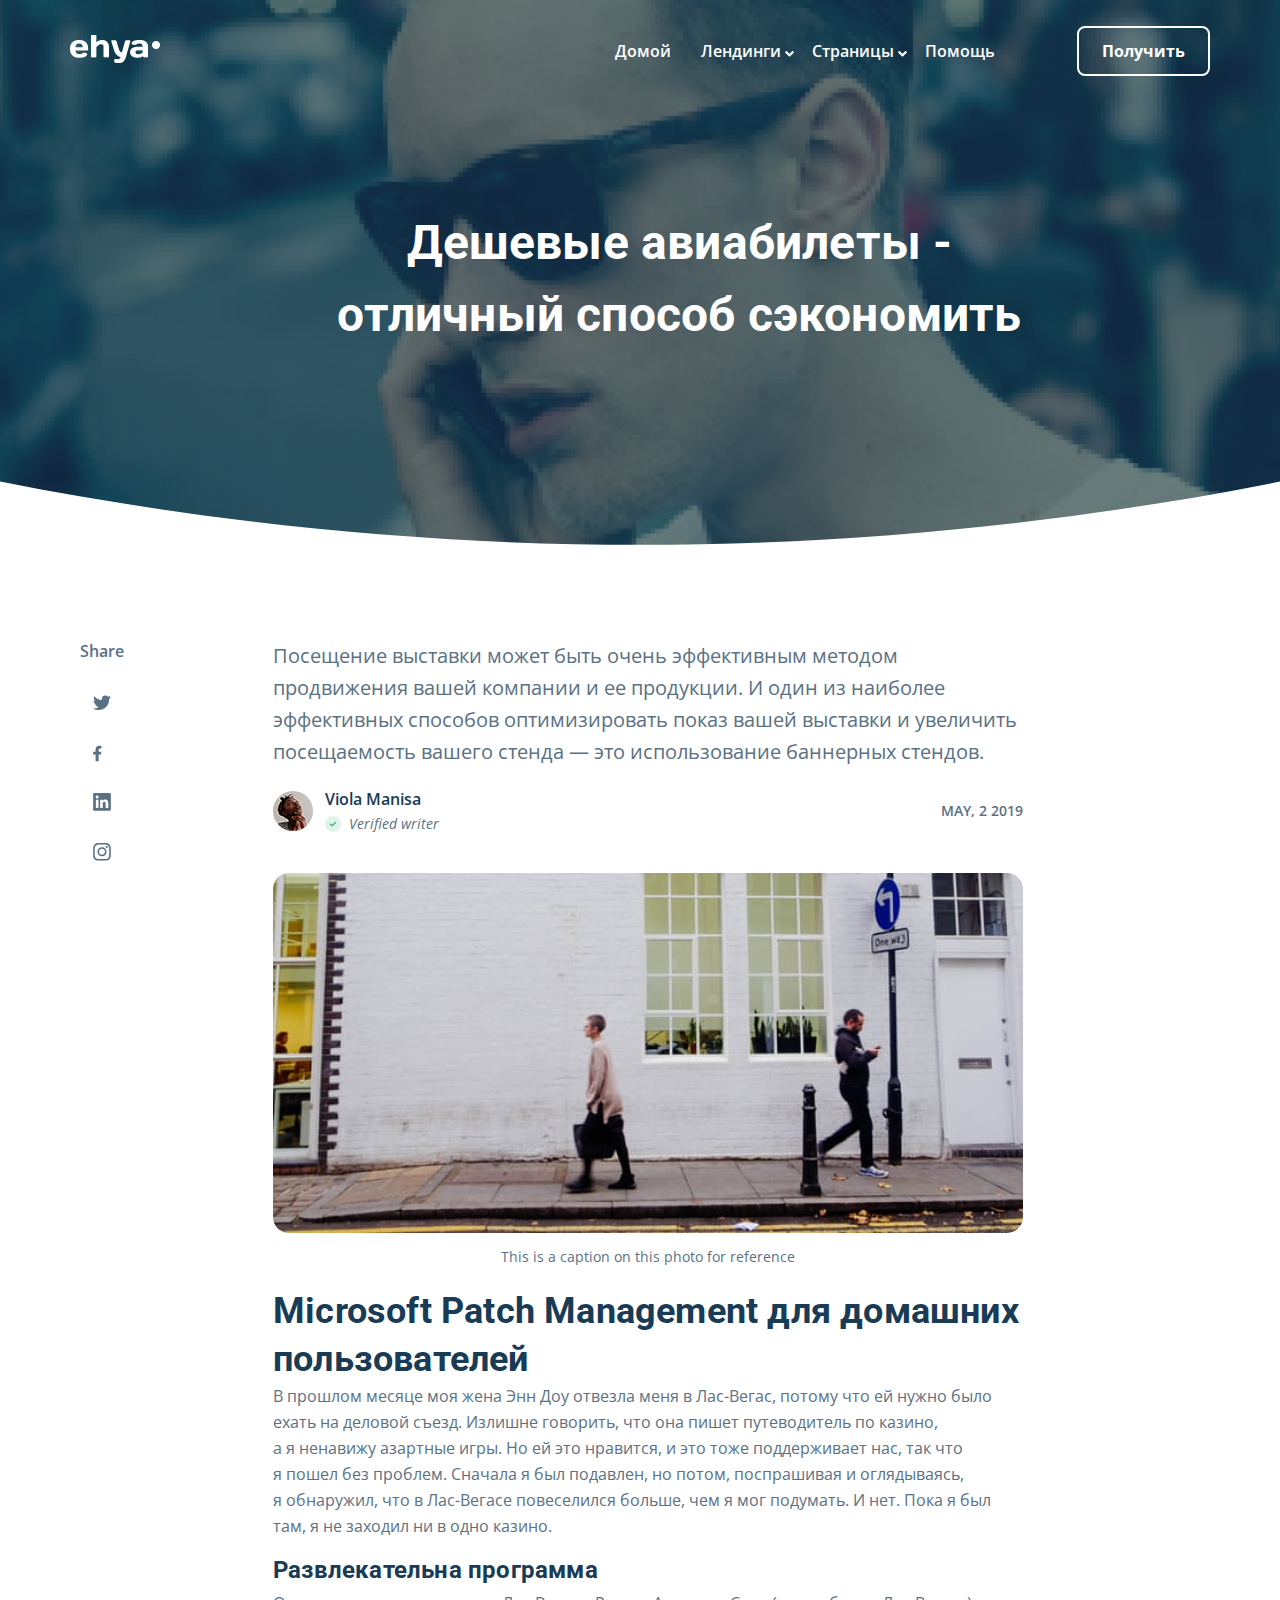
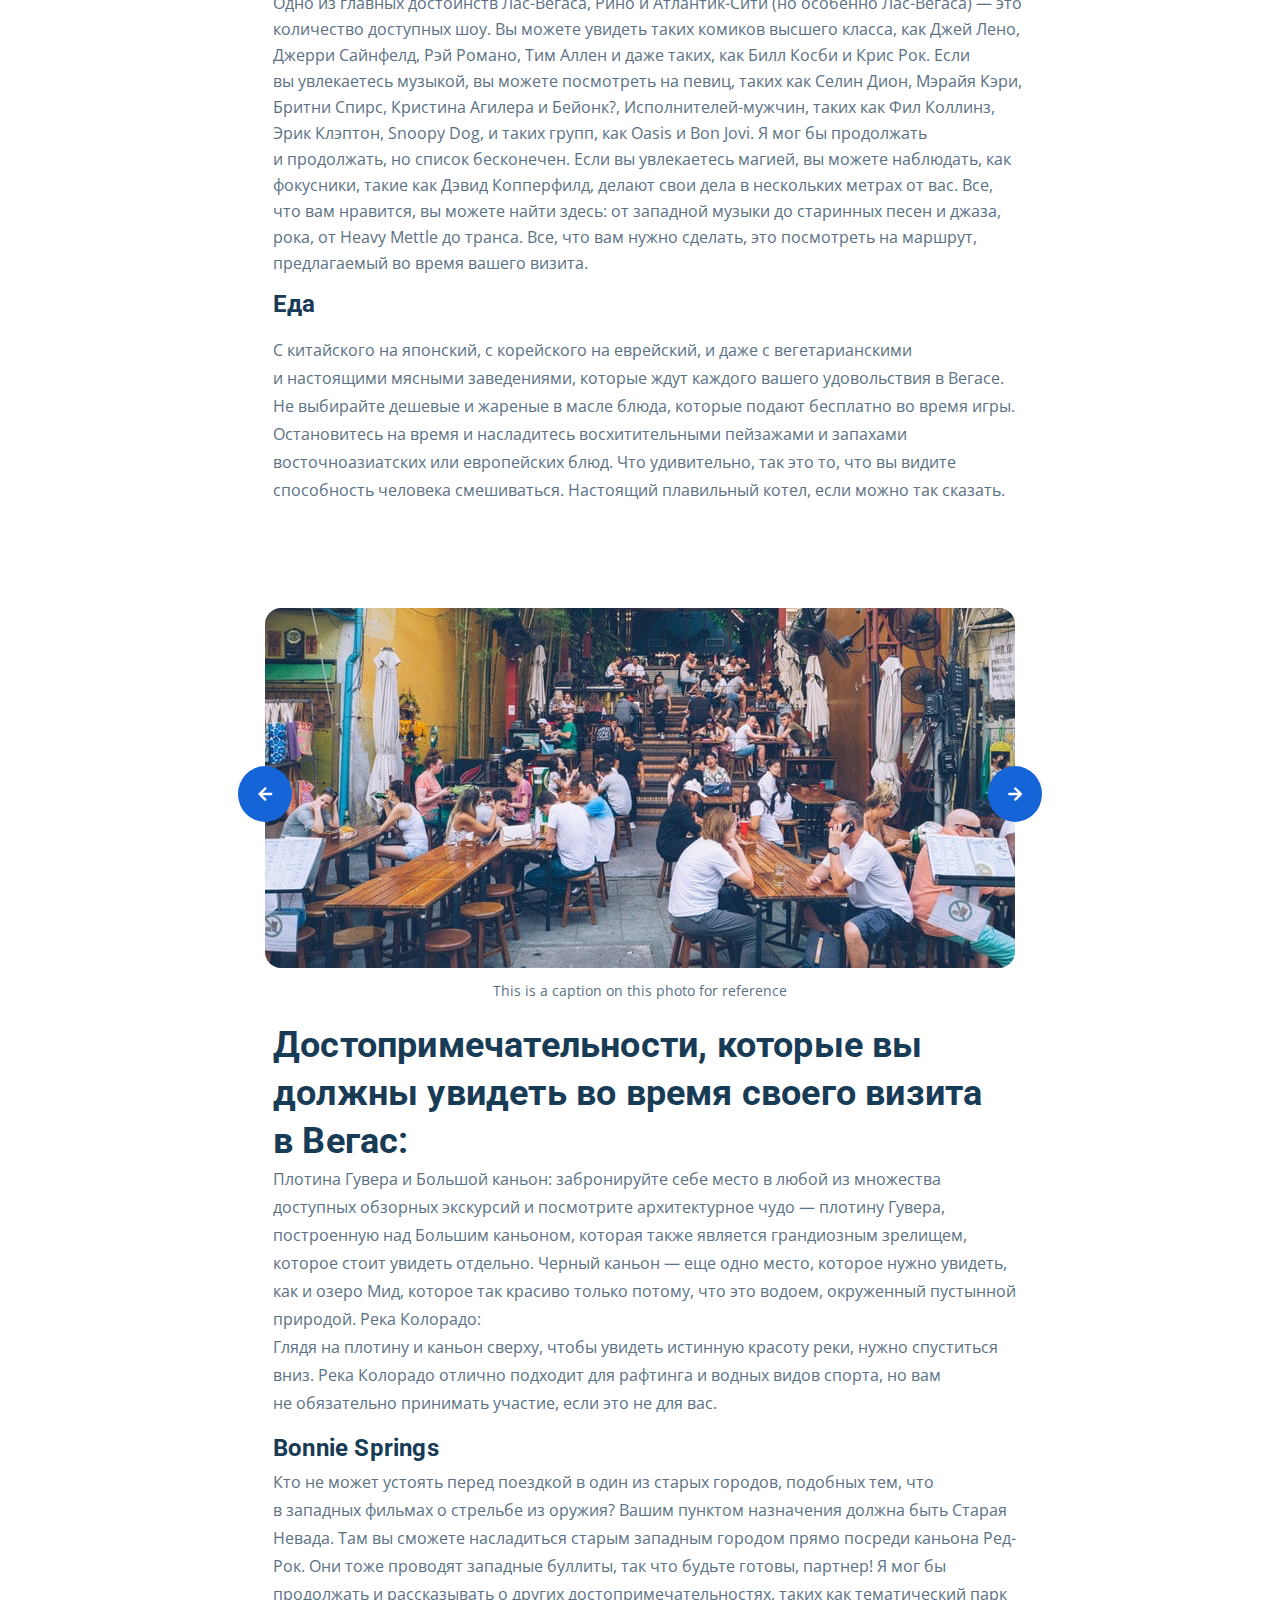
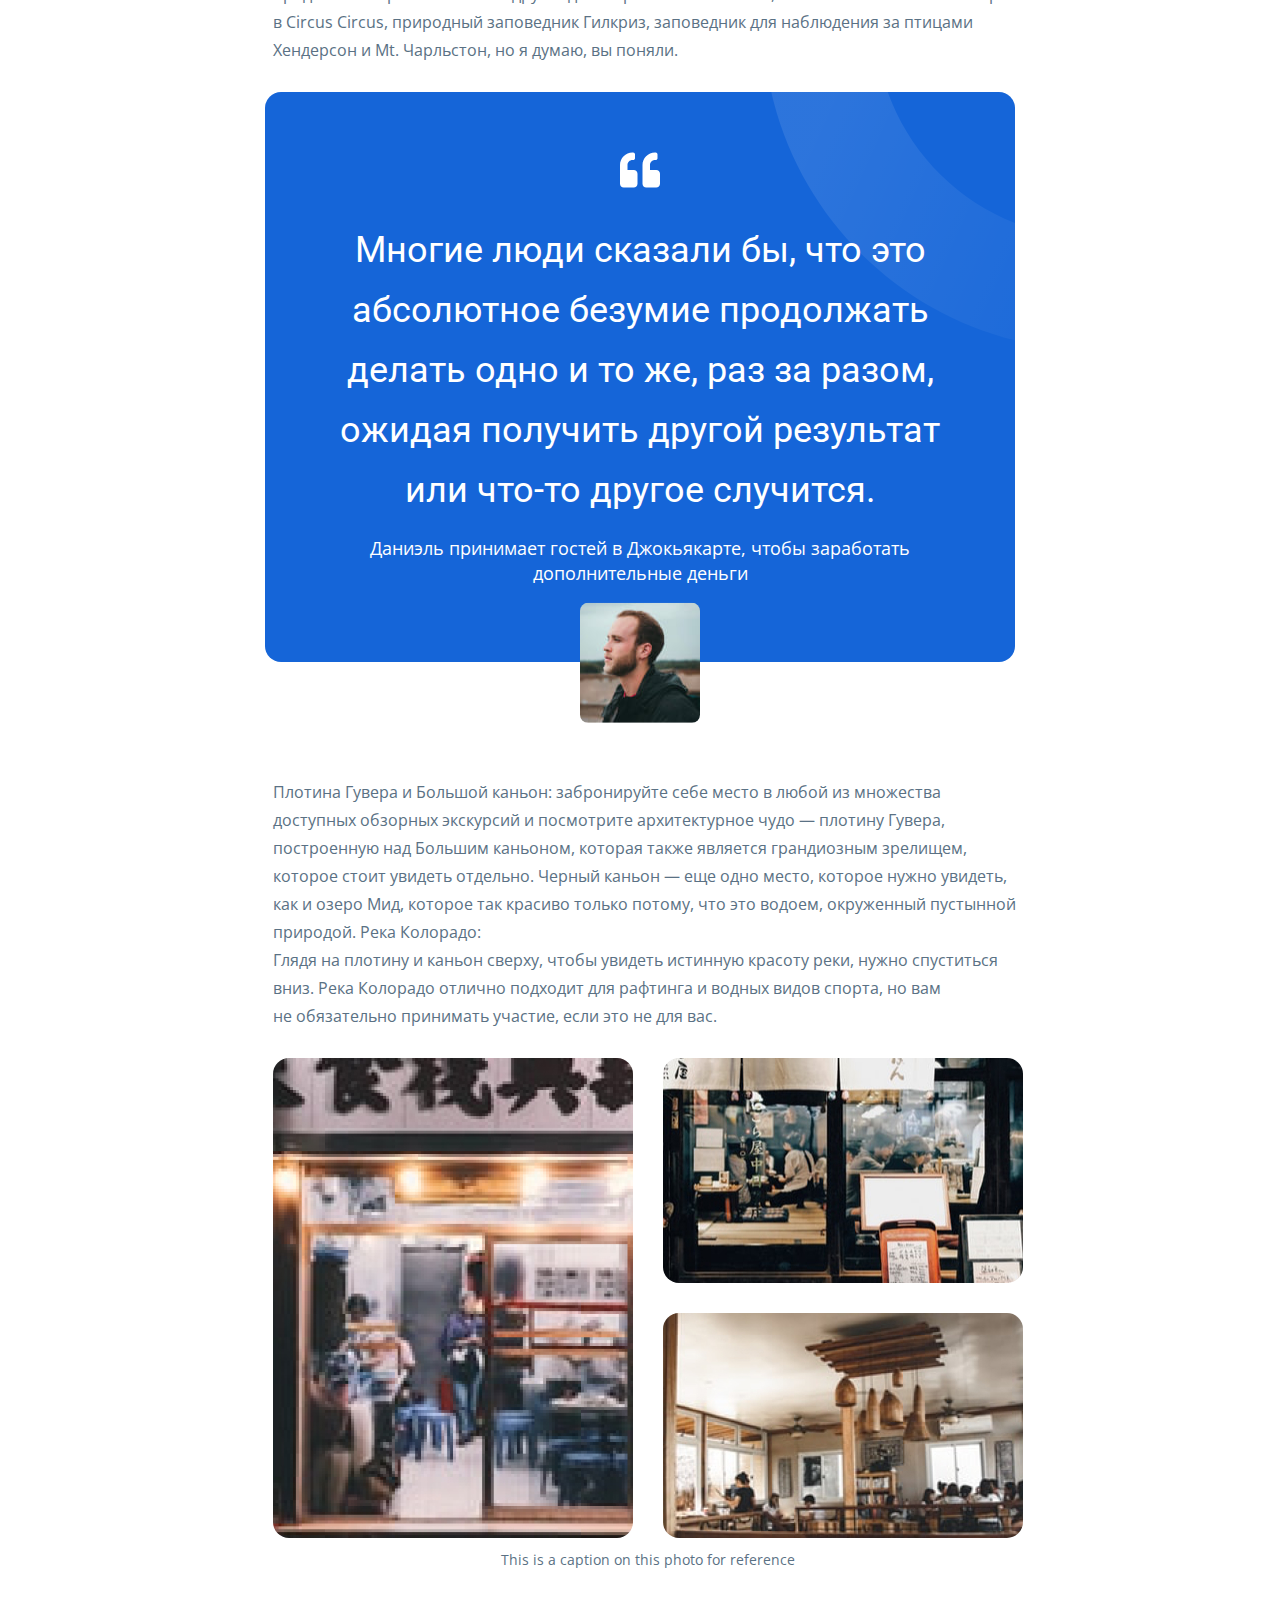
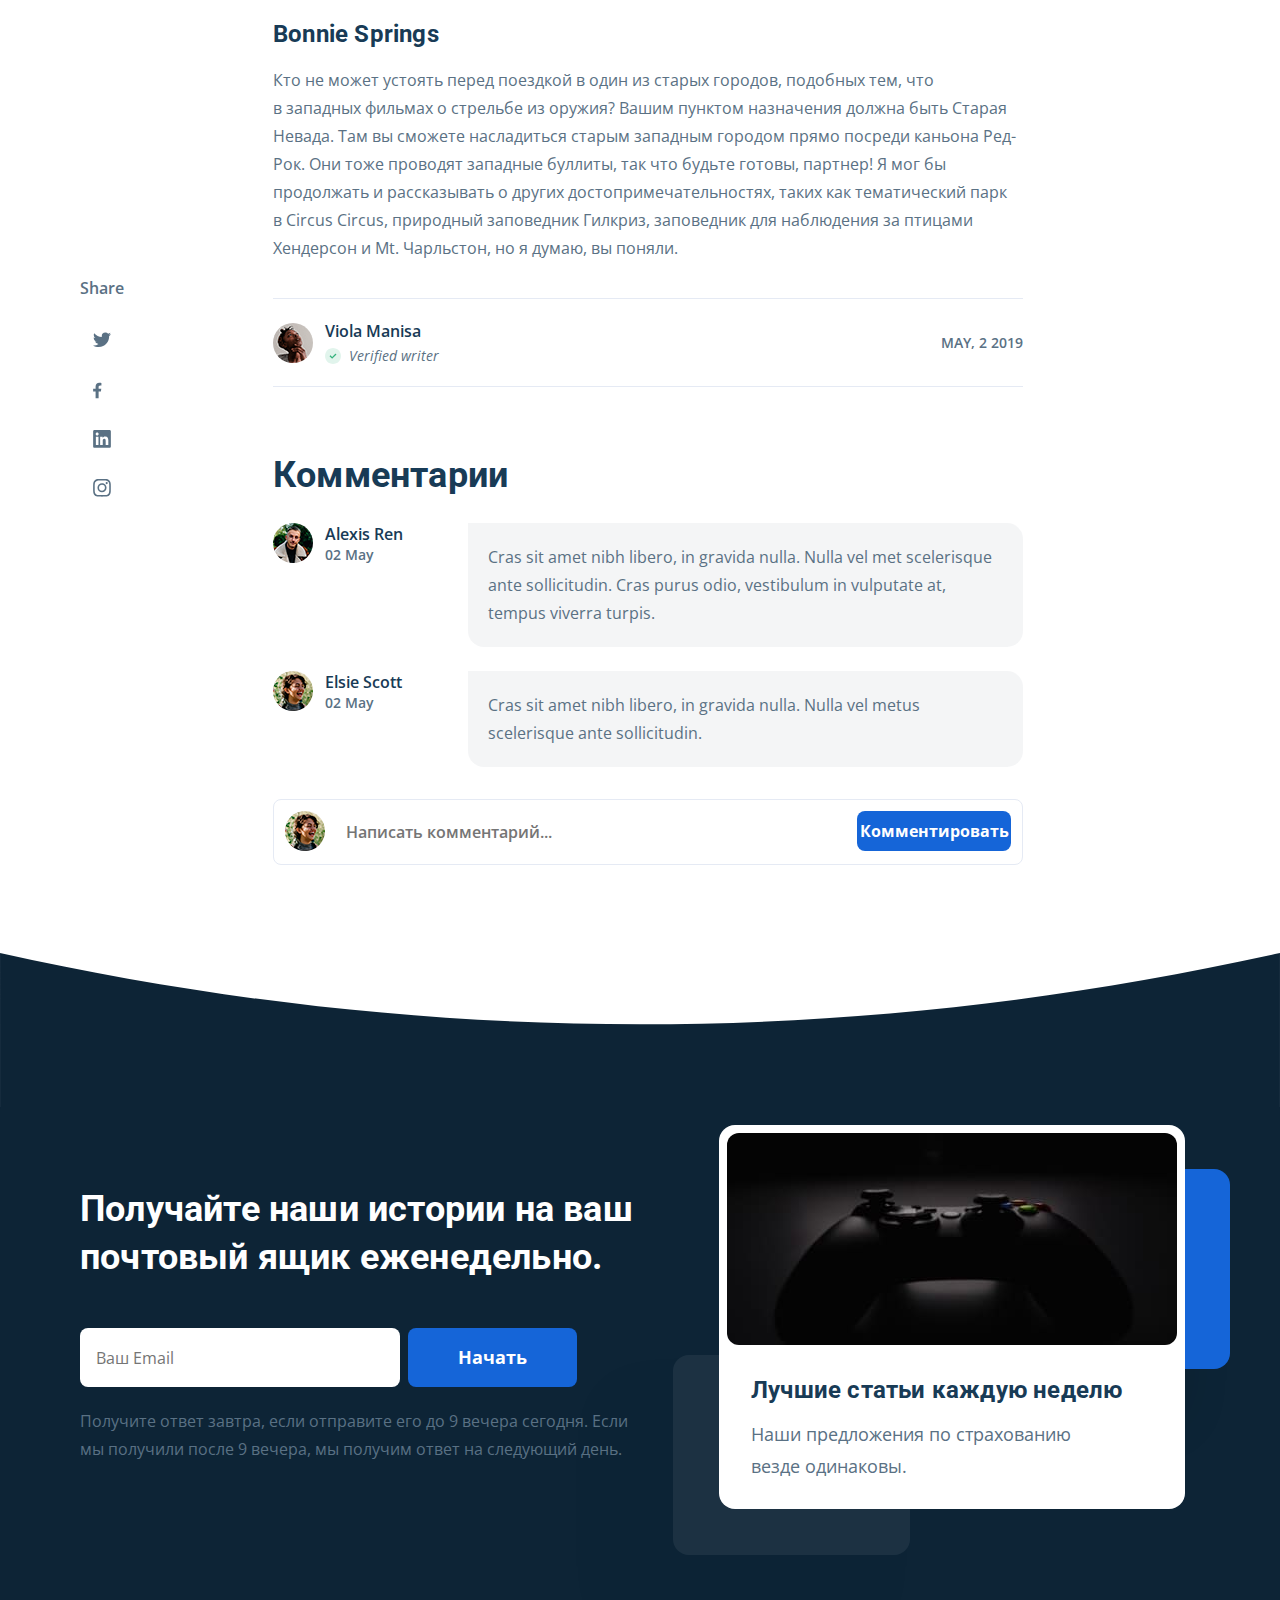
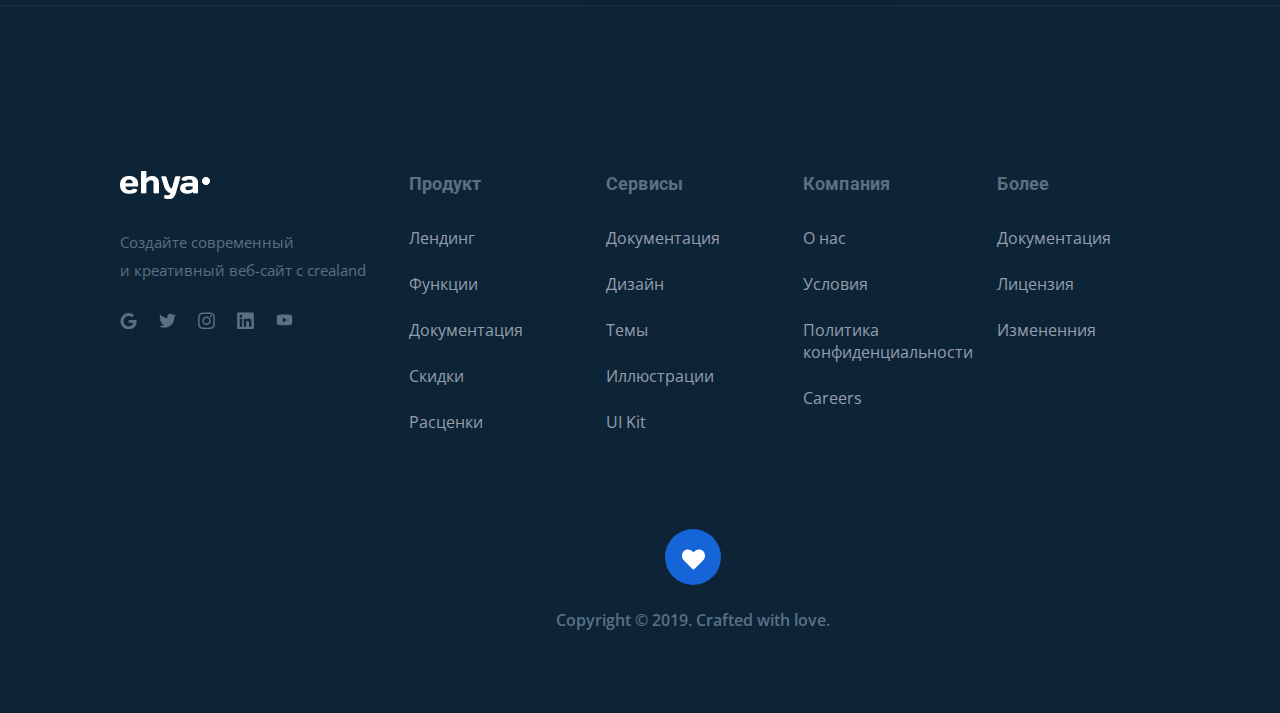
<file: details.html>
<!DOCTYPE html>
<html lang="ru">
  <head>
    <meta charset="UTF-8" />
    <meta http-equiv="X-UA-Compatible" content="IE=edge" />
    <meta name="viewport" content="width=device-width, initial-scale=1.0" />
    <title>Ehya - Детали блога</title>
    <link rel="shortcut icon" href="img/favicon.ico" type="image/x-icon" />
    <link rel="icon" href="img/favicon.ico" type="image/x-icon" />
    <link rel="preconnect" href="https://fonts.gstatic.com" />
    <link
      href="https://fonts.googleapis.com/css2?family=Open+Sans:ital,wght@0,400;0,600;0,700;1,400&family=Roboto:wght@700&display=swap"
      rel="stylesheet"
    />
    <link rel="stylesheet" href="css/swiper-bundle.min.css" />
    <link rel="stylesheet" href="css/style.css" />
  </head>
  <body>
    <header class="header header--details">
      <div class="header-bg header-bg--details">
        <div class="header-container">
          <div
            class="header-wrapper header-wrapper--fixed header-wrapper--details"
          >
            <a href="index.html" class="header__logo header-logo"
              ><img
                src="img/logo.png"
                alt="icon: logo"
                class="header-logo__image"
            /></a>
            <div class="menu header-menu-wrapper menu--mobile--hidden">
              <ul class="header-menu">
                <li class="header-menu__item">
                  <a href="#" class="header-menu__link">Домой</a>
                </li>
                <li class="header-menu__item">
                  <a href="#" class="header-menu__link"
                    >Лендинги
                    <svg data-target="#landing" class="header-menu__icon">
                      <use xlink:href="img/sprite.svg#menuarrow"></use>
                    </svg>
                  </a>
                  <ul id="landing" class="content landing-menu">
                    <li class="landing-menu__item">
                      <a href="#" class="landing-menu__link">Лендинг-1</a>
                    </li>
                    <li class="landing-menu__item">
                      <a href="#" class="landing-menu__link">Лендинг-2</a>
                    </li>
                    <li class="landing-menu__item">
                      <a href="#" class="landing-menu__link">Лендинг-3</a>
                    </li>
                  </ul>
                </li>
                <li class="header-menu__item">
                  <a href="#" class="header-menu__link"
                    >Страницы
                    <svg data-target="#pages" class="header-menu__icon">
                      <use xlink:href="img/sprite.svg#menuarrow"></use>
                    </svg>
                  </a>
                  <ul id="pages" class="content pages-menu">
                    <li class="pages-menu__item">
                      <a href="#" class="pages-menu__link">Страница-1</a>
                    </li>
                    <li class="pages-menu__item">
                      <a href="#" class="pages-menu__link">Страница-2</a>
                    </li>
                    <li class="pages-menu__item">
                      <a href="#" class="pages-menu__link">Страница-3</a>
                    </li>
                  </ul>
                </li>
                <li class="header-menu__item">
                  <a href="#" class="header-menu__link">Помощь</a>
                </li>
              </ul>
              <button data-toggle="modal" class="button header__button">
                Получить
              </button>
            </div>

            <button class="menu-button header__menu-button">
              <span class="menu-button__line"></span>
              <span class="menu-button__line"></span>
              <span class="menu-button__line"></span>
            </button>
          </div>
          <h1 class="header__title header__title--details">
            Дешевые авиабилеты&nbsp;- отличный способ сэкономить
          </h1>
        </div>
        <img src="img/wave-1.svg" alt="wave" class="header__wave" />
      </div>
    </header>
    <section class="offer-detail">
      <div class="offer-detail__wrapper">
        <div class="offer-detail__container">
          <div class="list offer-detail__list list--desctop">
            <span class="list__title">Share</span>
            <ul class="list__social">
              <li class="list__item">
                <a
                  href="https://twitter.com/?lang=ru"
                  target="_blank"
                  rel="nofollow noopener"
                  class="list__link"
                  ><svg class="list__icon">
                    <use xlink:href="img/sprite.svg#twitter"></use></svg
                ></a>
              </li>
              <li class="list__item">
                <a
                  href="https://www.facebook.com/"
                  target="_blank"
                  rel="nofollow noopener"
                  class="list__link"
                  ><svg class="list__icon">
                    <use xlink:href="img/sprite.svg#facebook"></use></svg
                ></a>
              </li>
              <li class="list__item">
                <a
                  href="https://www.linkedin.com/login"
                  target="_blank"
                  rel="nofollow noopener"
                  class="list__link"
                  ><svg class="list__icon">
                    <use xlink:href="img/sprite.svg#linkedin"></use></svg
                ></a>
              </li>
              <li class="list__item">
                <a
                  href="https://www.instagram.com/?hl=ru"
                  target="_blank"
                  rel="nofollow noopener"
                  class="list__link"
                  ><svg class="list__icon">
                    <use xlink:href="img/sprite.svg#instagram"></use></svg
                ></a>
              </li>
            </ul>
          </div>
          <div class="text offer-detail__text">
            <span class="text__info"
              >Посещение выставки может быть очень эффективным методом
              продвижения вашей компании и&nbsp;ее&nbsp;продукции. И&nbsp;один
              из&nbsp;наиболее эффективных способов оптимизировать показ вашей
              выставки и увеличить посещаемость вашего стенда&nbsp;&mdash; это
              использование баннерных стендов.</span
            >
            <div class="user-wrapper">
              <div class="user">
                <img
                  src="img/header-user.png"
                  alt="avatar"
                  class="user__avatar"
                />
                <div class="user__bio">
                  <a
                    href="details.html"
                    target="_blank"
                    class="user__name user__name--head"
                    >Viola Manisa</a
                  >
                  <span class="user__verification"
                    ><img
                      src="img/check-mark.svg"
                      alt="icon: Verified"
                      class="user__icon"
                    />
                    Verified writer</span
                  >
                </div>
              </div>
              <span class="date text__date">May, 2 2019</span>
            </div>
            <div class="text-image">
              <img
                class="text-image__img"
                src="img/detail-image-1.jpg"
                alt="Las-Vegas"
              />
              <span class="text-image__description"
                >This is&nbsp;a&nbsp;caption on&nbsp;this photo for
                reference</span
              >
            </div>
            <h2 class="text__title-big">
              Microsoft Patch Management для домашних пользователей
            </h2>
            <p class="text__description">
              В&nbsp;прошлом месяце моя жена Энн Доу отвезла меня
              в&nbsp;Лас-Вегас, потому что ей&nbsp;нужно было ехать
              на&nbsp;деловой съезд. Излишне говорить, что она пишет
              путеводитель по&nbsp;казино, а&nbsp;я&nbsp;ненавижу азартные игры.
              Но ей&nbsp;это нравится, и&nbsp;это тоже поддерживает нас, так что
              я&nbsp;пошел без проблем. Сначала я&nbsp;был подавлен,
              но&nbsp;потом, поспрашивая и оглядываясь, я&nbsp;обнаружил, что
              в&nbsp;Лас-Вегасе повеселился больше, чем я&nbsp;мог подумать.
              И&nbsp;нет. Пока я&nbsp;был там, я&nbsp;не&nbsp;заходил
              ни&nbsp;в&nbsp;одно казино.
            </p>
            <h3 class="text__title-small">Развлекательна программа</h3>
            <p class="text__description text__description--mb-1">
              Одно из&nbsp;главных достоинств Лас-Вегаса, Рино
              и&nbsp;Атлантик-Сити (но особенно Лас-Вегаса)&nbsp;&mdash; это
              количество доступных шоу. Вы&nbsp;можете увидеть таких комиков
              высшего класса, как Джей Лено, Джерри Сайнфелд, Рэй Романо, Тим
              Аллен и&nbsp;даже таких, как Билл Косби и Крис Рок. Если
              вы&nbsp;увлекаетесь музыкой, вы&nbsp;можете посмотреть на певиц,
              таких как Селин Дион, Мэрайя Кэри, Бритни Спирс, Кристина Агилера
              и&nbsp;Бейонк?, Исполнителей-мужчин, таких как Фил Коллинз, Эрик
              Клэптон, Snoopy Dog, и&nbsp;таких групп, как Oasis и&nbsp;Bon
              Jovi. Я мог&nbsp;бы продолжать и&nbsp;продолжать, но&nbsp;список
              бесконечен. Если вы увлекаетесь магией, вы&nbsp;можете наблюдать,
              как фокусники, такие как Дэвид Копперфилд, делают свои дела
              в&nbsp;нескольких метрах от&nbsp;вас. Все, что вам нравится,
              вы&nbsp;можете найти здесь: от&nbsp;западной музыки
              до&nbsp;старинных песен и&nbsp;джаза, рока, от&nbsp;Heavy Mettle
              до&nbsp;транса. Все, что вам нужно сделать, это посмотреть
              на&nbsp;маршрут, предлагаемый во время вашего визита.
            </p>
            <h3 class="text__title-small text__title-small--mb-1">Еда</h3>
            <p
              class="text__description text__description--mb-10 text__description--lh-2"
            >
              С&nbsp;китайского на&nbsp;японский, с&nbsp;корейского
              на&nbsp;еврейский, и&nbsp;даже с вегетарианскими и&nbsp;настоящими
              мясными заведениями, которые ждут каждого вашего удовольствия
              в&nbsp;Вегасе. Не&nbsp;выбирайте дешевые и жареные в&nbsp;масле
              блюда, которые подают бесплатно во&nbsp;время игры. Остановитесь
              на&nbsp;время и&nbsp;насладитесь восхитительными пейзажами и
              запахами восточноазиатских или европейских блюд. Что удивительно,
              так это&nbsp;то, что вы&nbsp;видите способность человека
              смешиваться. Настоящий плавильный котел, если можно так сказать.
            </p>
          </div>
          <div class="text-image text-slider">
            <div class="swiper-container text-slider-container">
              <!-- Additional required wrapper -->
              <div class="swiper-wrapper text-slider-wrapper">
                <!-- Slides -->
                <div class="swiper-slide text-slider-slide">
                  <img
                    class="text-slider__img"
                    src="img/detail-image-2.jpg"
                    alt="Las-Vegas"
                  />
                </div>
                <div class="swiper-slide text-slider-slide">
                  <img
                    class="text-slider__img"
                    src="img/detail-image-1.jpg"
                    alt="Las-Vegas"
                  />
                </div>
                <div class="swiper-slide text-slider-slide">
                  <img
                    class="text-slider__img"
                    src="img/detail-image-2.jpg"
                    alt="Las-Vegas"
                  />
                </div>
              </div>
              <!-- If we need navigation buttons -->
              <button
                class="text-slider-button text-slider-button--prev"
              ></button>
              <button
                class="text-slider-button text-slider-button--next"
              ></button>
            </div>
            <span class="text-image__description"
              >This is&nbsp;a&nbsp;caption on&nbsp;this photo for
              reference</span
            >
          </div>
          <div class="text offer-detail__text">
            <h2 class="text__title-big text__title-big--fz">
              Достопримечательнос<br class="text-br" />ти, которые вы должны
              увидеть во&nbsp;время своего визита в&nbsp;Вегас:
            </h2>
            <p class="text__description text__description--lh-2">
              Плотина Гувера и&nbsp;Большой каньон: забронируйте себе место
              в&nbsp;любой из&nbsp;множества доступных обзорных экскурсий
              и&nbsp;посмотрите архитектурное чудо&nbsp;&mdash; плотину Гувера,
              построенную над Большим каньоном, которая также является
              грандиозным зрелищем, которое стоит увидеть отдельно. Черный
              каньон&nbsp;&mdash; еще одно место, которое нужно увидеть, как
              и&nbsp;озеро Мид, которое так красиво только потому, что это
              водоем, окруженный пустынной природой. Река Колорадо: <br />Глядя
              на&nbsp;плотину и&nbsp;каньон сверху, чтобы увидеть истинную
              красоту реки, нужно спуститься вниз. Река Колорадо отлично
              подходит для рафтинга и&nbsp;водных видов спорта, но&nbsp;вам
              не&nbsp;обязательно принимать участие, если это не&nbsp;для вас.
            </p>
            <h3 class="text__title-small">Bonnie Springs</h3>
            <p class="text__description text__description--lh-2">
              Кто не&nbsp;может устоять перед поездкой в ​​один из&nbsp;старых
              городов, подобных тем, что в&nbsp;западных фильмах о&nbsp;стрельбе
              из&nbsp;оружия? Вашим пунктом назначения должна быть Старая
              Невада. Там вы&nbsp;сможете насладиться старым западным городом
              прямо посреди каньона Ред-Рок. Они тоже проводят западные буллиты,
              так что будьте готовы, партнер! Я&nbsp;мог&nbsp;бы продолжать
              и&nbsp;рассказывать о&nbsp;других достопримечательностях, таких
              как тематический парк в&nbsp;Circus Circus, природный заповедник
              Гилкриз, заповедник для наблюдения за&nbsp;птицами Хендерсон
              и&nbsp;Mt. Чарльстон, но&nbsp;я&nbsp;думаю, вы&nbsp;поняли.
            </p>
          </div>
          <div class="quote">
            <img
              src="img/quote-left.svg"
              alt="icon: quote"
              class="quote__image"
            />
            <span class="quote__text"
              >Многие люди сказали бы, что это абсолютное безумие продолжать
              делать одно и то же, раз за разом, ожидая получить другой
              результат или что-то другое случится.</span
            >
            <span class="quote__author"
              >Даниэль принимает гостей в Джокьякарте, чтобы заработать
              дополнительные деньги</span
            >
            <img
              src="img/quote-avatar.jpg"
              alt="avatar"
              class="quote__avatar"
            />
          </div>
          <div class="text offer-detail__text">
            <p class="text__description text__description--lh-2">
              Плотина Гувера и&nbsp;Большой каньон: забронируйте себе место
              в&nbsp;любой из&nbsp;множества доступных обзорных экскурсий
              и&nbsp;посмотрите архитектурное чудо&nbsp;&mdash; плотину Гувера,
              построенную над Большим каньоном, которая также является
              грандиозным зрелищем, которое стоит увидеть отдельно. Черный
              каньон&nbsp;&mdash; еще одно место, которое нужно увидеть, как
              и&nbsp;озеро Мид, которое так красиво только потому, что это
              водоем, окруженный пустынной природой. Река Колорадо: <br />Глядя
              на&nbsp;плотину и&nbsp;каньон сверху, чтобы увидеть истинную
              красоту реки, нужно спуститься вниз. Река Колорадо отлично
              подходит для рафтинга и&nbsp;водных видов спорта, но&nbsp;вам
              не&nbsp;обязательно принимать участие, если это не&nbsp;для вас.
            </p>
            <div class="collage text__collage">
              <div class="collage__images">
                <div class="collage__image collage__image--big">
                  <img
                    class="collage__img"
                    src="img/collage-img-1.jpg"
                    alt="Las-Vegas"
                  />
                </div>
                <div class="collage__image collage__image--small">
                  <img
                    class="collage__img"
                    src="img/collage-img-2.jpg"
                    alt="Las-Vegas"
                  />
                </div>
                <div class="collage__image collage__image--small">
                  <img
                    class="collage__img"
                    src="img/collage-img-3.jpg"
                    alt="Las-Vegas"
                  />
                </div>
              </div>
              <span class="collage__description"
                >This is&nbsp;a&nbsp;caption on&nbsp;this photo for
                reference</span
              >
            </div>
            <h3 class="text__title-small text__title-small--mb-1">
              Bonnie Springs
            </h3>
            <p class="text__description text__description--lh-2">
              Кто не&nbsp;может устоять перед поездкой в ​​один из&nbsp;старых
              городов, подобных тем, что в&nbsp;западных фильмах о&nbsp;стрельбе
              из&nbsp;оружия? Вашим пунктом назначения должна быть Старая
              Невада. Там вы&nbsp;сможете насладиться старым западным городом
              прямо посреди каньона Ред-Рок. Они тоже проводят западные буллиты,
              так что будьте готовы, партнер! Я&nbsp;мог&nbsp;бы продолжать
              и&nbsp;рассказывать о&nbsp;других достопримечательностях, таких
              как тематический парк в&nbsp;Circus Circus, природный заповедник
              Гилкриз, заповедник для наблюдения за&nbsp;птицами Хендерсон
              и&nbsp;Mt. Чарльстон, но&nbsp;я&nbsp;думаю, вы&nbsp;поняли.
            </p>
            <div class="list offer-detail__list list--mobile">
            <span class="list__title">Share</span>
            <ul class="list__social">
              <li class="list__item">
                <a
                  href="https://twitter.com/?lang=ru"
                  target="_blank"
                  rel="nofollow noopener"
                  class="list__link"
                  ><svg class="list__icon">
                    <use xlink:href="img/sprite.svg#twitter"></use></svg
                ></a>
              </li>
              <li class="list__item">
                <a
                  href="https://www.facebook.com/"
                  target="_blank"
                  rel="nofollow noopener"
                  class="list__link"
                  ><svg class="list__icon">
                    <use xlink:href="img/sprite.svg#facebook"></use></svg
                ></a>
              </li>
              <li class="list__item">
                <a
                  href="https://www.linkedin.com/login"
                  target="_blank"
                  rel="nofollow noopener"
                  class="list__link"
                  ><svg class="list__icon">
                    <use xlink:href="img/sprite.svg#linkedin"></use></svg
                ></a>
              </li>
              <li class="list__item">
                <a
                  href="https://www.instagram.com/?hl=ru"
                  target="_blank"
                  rel="nofollow noopener"
                  class="list__link"
                  ><svg class="list__icon">
                    <use xlink:href="img/sprite.svg#instagram"></use></svg
                ></a>
              </li>
            </ul>
          </div>
            <div class="user-wrapper user-wrapper--wb">
              <div class="user">
                <img
                  src="img/header-user.png"
                  alt="avatar"
                  class="user__avatar"
                />
                <div class="user__bio">
                  <a
                    href="details.html"
                    target="_blank"
                    class="user__name user__name--head"
                    >Viola Manisa</a
                  >
                  <span class="user__verification"
                    ><img
                      src="img/check-mark.svg"
                      alt="icon: Verified"
                      class="user__icon"
                    />
                    Verified writer</span
                  >
                </div>
              </div>
              <span class="date text__date">May, 2 2019</span>
            </div>
            <h2 class="text__title-big text__title-big--fz">Комментарии</h2>
            <div class="text__comments">
              <div class="comment">
                <div class="comment-user">
                  <img
                    src="img/comment-user-1.png"
                    alt="Avatar"
                    class="comment-user__avatar"
                  />
                  <div class="comment-user__bio">
                    <span class="comment-user__name">Alexis Ren</span>
                    <span class="comment-user__date">02 May</span>
                  </div>
                </div>
                <div class="comment__wrapper">
                  <p class="comment__text">
                    Cras sit amet nibh libero, in gravida nulla. Nulla vel met
                    scelerisque ante sollicitudin. Cras purus odio, vestibulum
                    in vulputate at, tempus viverra turpis.
                  </p>
                </div>
              </div>
              <div class="comment text__comment">
                <div class="comment-user">
                  <img
                    src="img/comment-user-2.png"
                    alt="Avatar"
                    class="comment-user__avatar"
                  />
                  <div class="comment-user__bio">
                    <span class="comment-user__name">Elsie Scott</span>
                    <span class="comment-user__date">02 May</span>
                  </div>
                </div>
                <div class="comment__wrapper">
                  <p class="comment__text">
                    Cras sit amet nibh libero, in gravida nulla. Nulla vel metus
                    scelerisque ante sollicitudin.
                  </p>
                </div>
              </div>
              <form action="send.php" method="POST" class="form comment-form">
                <input
                  type="text"
                  class="comment-input"
                  name="comment"
                  placeholder="Написать комментарий..."
                  minlength="2"
                  required
                />
                <img
                  src="img/comment-user-2.png"
                  alt="avatar"
                  class="form-image"
                />
                <button class="button comment-button" name="btnComment">
                  Комментировать
                </button>
              </form>
            </div>
          </div>
        </div>
      </div>
    </section>
    <section class="newsletter newsletter--details">
      <img src="img/wave-2.svg" alt="wave" class="newsletter-wave" />
      <div class="newsletter__bg">
        <div class="section-container">
          <div class="newsletter__wrapper">
            <div class="newsletter__bio newsletter__bio--details">
              <h2 class="newsletter__title newsletter__title--details">
                Получайте наши истории на&nbsp;ваш почтовый ящик еженедельно.
              </h2>
              <form
                action="send.php"
                method="POST"
                class="form newsletter__form newsletter__form--details"
              >
                <input
                  type="email"
                  class="newsletter__input"
                  name="mail"
                  placeholder="Ваш Email"
                  required
                />
                <button class="button newsletter__button" name="btnNew">
                  Начать
                </button>
              </form>
              <p class="newsletter__description">
                Получите ответ завтра, если отправите его до 9 вечера сегодня.
                Если мы получили после 9 вечера, мы получим ответ на следующий
                день.
              </p>
            </div>
            <div class="image-bg image-bg--details">
              <div class="image-wrapper image-wrapper--details">
                <img
                  src="img/newsletter-img.jpg"
                  alt="image"
                  class="newsletter__image"
                />
                <h3 class="image-wrapper__title">
                  Лучшие статьи каждую неделю
                </h3>
                <p class="image-wrapper__description">
                  Наши предложения по страхованию везде одинаковы.
                </p>
              </div>
            </div>
          </div>
        </div>
      </div>
    </section>
    <footer class="footer footer--details">
      <div class="footer-container">
        <div class="footer__wrapper footer__wrapper--details">
          <div class="footer__bio">
            <a href="index.html"
              ><img src="img/logo.png" alt="icon: logo" class="footer__logo"
            /></a>
            <p class="footer__description">
              Создайте современный и&nbsp;креативный веб-сайт с&nbsp;crealand
            </p>
            <ul class="footer-social">
              <li class="footer-social__item">
                <a
                  href="https://www.google.ru"
                  target="_blank"
                  rel="nofollow noopener"
                  class="footer-social__link"
                  ><svg class="footer-social__icon">
                    <use xlink:href="img/sprite.svg#google"></use></svg
                ></a>
              </li>
              <li class="footer-social__item">
                <a
                  href="https://twitter.com/?lang=ru"
                  target="_blank"
                  rel="nofollow noopener"
                  class="footer-social__link"
                  ><svg class="footer-social__icon">
                    <use xlink:href="img/sprite.svg#twitter"></use></svg
                ></a>
              </li>
              <li class="footer-social__item">
                <a
                  href="https://www.instagram.com/?hl=ru"
                  target="_blank"
                  rel="nofollow noopener"
                  class="footer-social__link"
                  ><svg class="footer-social__icon">
                    <use xlink:href="img/sprite.svg#instagram"></use></svg
                ></a>
              </li>
              <li class="footer-social__item">
                <a
                  href="https://www.linkedin.com/login"
                  target="_blank"
                  rel="nofollow noopener"
                  class="footer-social__link"
                  ><svg class="footer-social__icon">
                    <use xlink:href="img/sprite.svg#linkedin"></use></svg
                ></a>
              </li>
              <li class="footer-social__item">
                <a
                  href="https://www.youtube.com"
                  target="_blank"
                  rel="nofollow noopener"
                  class="footer-social__link"
                  ><svg class="footer-social__icon">
                    <use xlink:href="img/sprite.svg#youtube"></use></svg
                ></a>
              </li>
            </ul>
          </div>
          <div class="product footer__product">
            <h3 class="footer__title">Продукт</h3>
            <ul class="footer__list">
              <li class="footer__item">
                <a href="#" class="footer__link">Лендинг</a>
              </li>
              <li class="footer__item">
                <a href="#" class="footer__link">Функции</a>
              </li>
              <li class="footer__item">
                <a href="#" class="footer__link">Документация</a>
              </li>
              <li class="footer__item">
                <a href="#" class="footer__link">Скидки</a>
              </li>
              <li class="footer__item">
                <a href="#" class="footer__link">Расценки</a>
              </li>
            </ul>
          </div>
          <div class="service footer__service">
            <h3 class="footer__title">Сервисы</h3>
            <ul class="footer__list">
              <li class="footer__item">
                <a href="#" class="footer__link">Документация</a>
              </li>
              <li class="footer__item">
                <a href="#" class="footer__link">Дизайн</a>
              </li>
              <li class="footer__item">
                <a href="#" class="footer__link">Темы</a>
              </li>
              <li class="footer__item">
                <a href="#" class="footer__link">Иллюстрации</a>
              </li>
              <li class="footer__item">
                <a href="#" class="footer__link">UI Kit</a>
              </li>
            </ul>
          </div>
          <div class="company footer__company">
            <h3 class="footer__title">Компания</h3>
            <ul class="footer__list">
              <li class="footer__item">
                <a href="#" class="footer__link">О нас</a>
              </li>
              <li class="footer__item">
                <a href="#" class="footer__link">Условия</a>
              </li>
              <li class="footer__item">
                <a href="#" class="footer__link"
                  >Политика <br class="footer-br" />конфиденциальности</a
                >
              </li>
              <li class="footer__item">
                <a href="#" class="footer__link">Careers</a>
              </li>
            </ul>
          </div>
          <div class="other footer__other">
            <h3 class="footer__title">Более</h3>
            <ul class="footer__list">
              <li class="footer__item">
                <a href="#" class="footer__link">Документация</a>
              </li>
              <li class="footer__item">
                <a href="#" class="footer__link">Лицензия</a>
              </li>
              <li class="footer__item">
                <a href="#" class="footer__link">Измененния</a>
              </li>
            </ul>
          </div>
        </div>
        <div class="bottom footer__bottom bottom--details">
          <div class="bottom__image bottom__image--details">
            <img src="img/heart.svg" alt="icon: heart" />
          </div>
          <span class="bottom__text bottom__text--details"
            >Copyright © 2019. Crafted with love.</span
          >
        </div>
        <a href="#" class="to-top"
          ><img src="img/icon-up.svg" alt="icon: arrow"
        /></a>
      </div>
    </footer>
    <div class="modal">
      <div class="modal__overlay"></div>
      <div class="modal__dialog">
        <svg class="modal__close">
          <use xlink:href="img/sprite.svg#closebutton"></use>
        </svg>
        <h3 class="modal__title">Отправить запрос</h3>
        <form action="send.php" method="POST" class="form modal__form form">
          <input
            type="text"
            class="input modal__input"
            placeholder="Ваше полное имя*"
            name="name"
            minlength="2"
            required
          />
          <input
            type="tel"
            class="phone input modal__input"
            placeholder="Номер телефона*"
            name="phone"
            minlength="18"
            required
          />
          <input
            type="email"
            class="input modal__input"
            placeholder="Ваш Email*"
            name="email"
            required
          />
          <textarea
            class="modal__message"
            cols="30"
            rows="10"
            placeholder="Сообщение"
            name="message"
          ></textarea>
          <div class="modal__form-wrapper">
            <button class="button modal__button" name="btnMod" type="submit">
              Отправить
            </button>
            <span class="modal__info">* Обязательно</span>
          </div>
        </form>
      </div>
    </div>
    <script src="js/jquery-3.6.0.min.js"></script>
    <script src="js/swiper-bundle.min.js"></script>
    <script src="js/jquery.validate.min.js"></script>
    <script src="js/jquery.mask.min.js"></script>
    <script src="js/main.min.js"></script>
  </body>
</html>
</file>
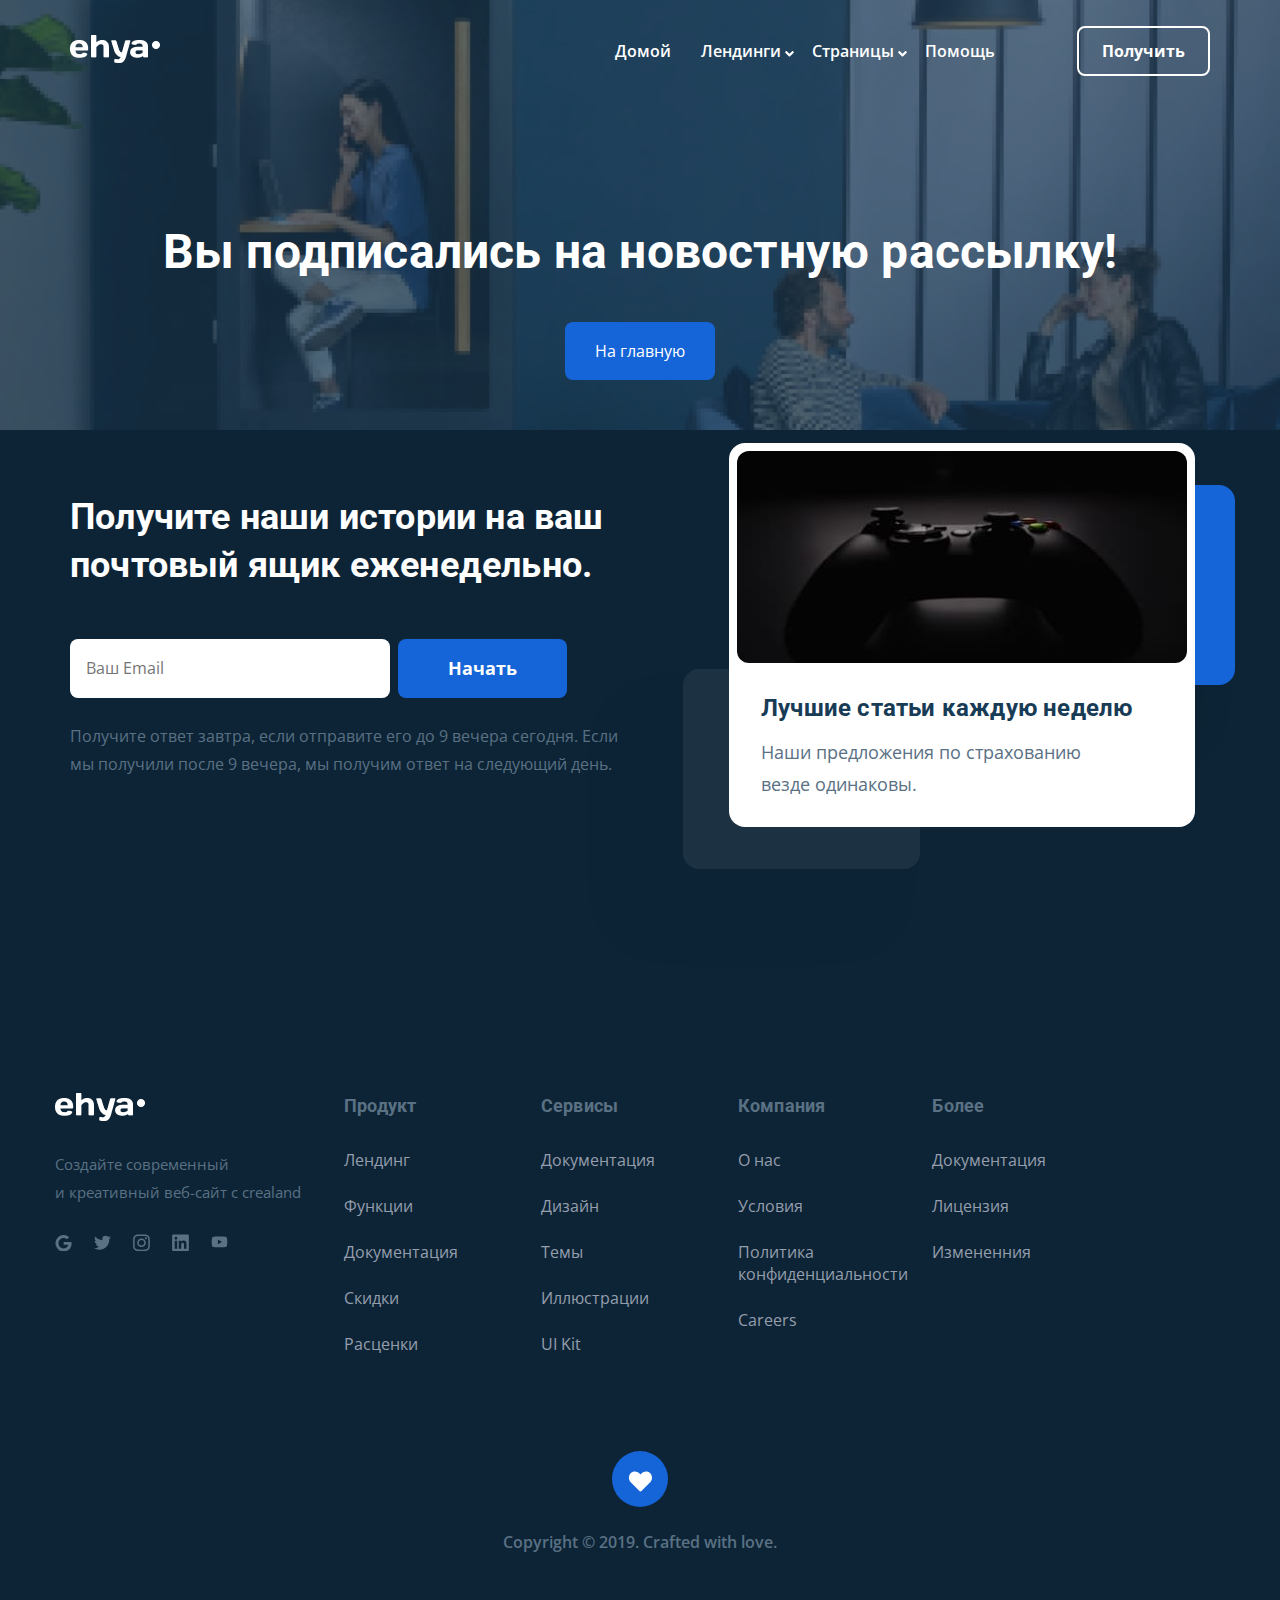
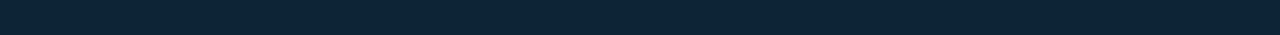
<file: subscribe.html>
<!DOCTYPE html>
<html lang="ru">
  <head>
    <meta charset="UTF-8" />
    <meta http-equiv="X-UA-Compatible" content="IE=edge" />
    <meta name="viewport" content="width=device-width, initial-scale=1.0" />
    <title>Ehya - Блог</title>
    <link rel="shortcut icon" href="img/favicon.ico" type="image/x-icon" />
    <link rel="icon" href="img/favicon.ico" type="image/x-icon" />
    <link rel="preconnect" href="https://fonts.gstatic.com" />
    <link
      href="https://fonts.googleapis.com/css2?family=Open+Sans:ital,wght@0,400;0,600;0,700;1,400&family=Roboto:wght@700&display=swap"
      rel="stylesheet"
    />
    <link rel="stylesheet" href="css/swiper-bundle.min.css" />
    <link rel="stylesheet" href="css/style.css" />
  </head>
  <body>
    <header class="header">
      <div class="header-bg">
        <div class="header-container">
          <div class="header-wrapper header-wrapper--fixed">
            <a href="index.html" class="header__logo header-logo"
              ><img
                src="img/logo.png"
                alt="icon: logo"
                class="header-logo__image"
            /></a>
            <div class="menu header-menu-wrapper menu--mobile--hidden">
              <ul class="header-menu">
                <li class="header-menu__item">
                  <a href="#" class="header-menu__link">Домой</a>
                </li>
                <li class="header-menu__item">
                  <a href="#" class="header-menu__link"
                    >Лендинги
                    <svg data-target="#landing" class="header-menu__icon">
                      <use xlink:href="img/sprite.svg#menuarrow"></use>
                    </svg>
                  </a>
                  <ul id="landing" class="content landing-menu">
                    <li class="landing-menu__item">
                      <a href="#" class="landing-menu__link">Лендинг-1</a>
                    </li>
                    <li class="landing-menu__item">
                      <a href="#" class="landing-menu__link">Лендинг-2</a>
                    </li>
                    <li class="landing-menu__item">
                      <a href="#" class="landing-menu__link">Лендинг-3</a>
                    </li>
                  </ul>
                </li>
                <li class="header-menu__item">
                  <a href="#" class="header-menu__link"
                    >Страницы
                    <svg data-target="#pages" class="header-menu__icon">
                      <use xlink:href="img/sprite.svg#menuarrow"></use>
                    </svg>
                  </a>
                  <ul id="pages" class="content pages-menu">
                    <li class="pages-menu__item">
                      <a href="#" class="pages-menu__link">Страница-1</a>
                    </li>
                    <li class="pages-menu__item">
                      <a href="#" class="pages-menu__link">Страница-2</a>
                    </li>
                    <li class="pages-menu__item">
                      <a href="#" class="pages-menu__link">Страница-3</a>
                    </li>
                  </ul>
                </li>
                <li class="header-menu__item">
                  <a href="#" class="header-menu__link">Помощь</a>
                </li>
              </ul>
              <button data-toggle="modal" class="button header__button">
                Получить
              </button>
            </div>

            <button class="menu-button header__menu-button">
              <span class="menu-button__line"></span>
              <span class="menu-button__line"></span>
              <span class="menu-button__line"></span>
            </button>
          </div>
          <h1 class="header__title">Вы подписались на новостную рассылку!</h1>
          <div class="button-div">
            <a href="index.html" class="button button-index">На главную</a>
          </div>
        </div>
      </div>
    </header>
    <section class="newsletter">
      <div class="newsletter__bg">
        <div class="section-container">
          <div class="newsletter__wrapper">
            <div class="newsletter__bio">
              <h2 class="newsletter__title">
                Получите наши истории на&nbsp;ваш почтовый ящик еженедельно.
              </h2>
              <form
                action="send.php"
                method="POST"
                class="form newsletter__form"
              >
                <input
                  type="email"
                  class="newsletter__input"
                  name="mail"
                  placeholder="Ваш Email"
                  required
                />
                <button class="button newsletter__button" name="btnNew">
                  Начать
                </button>
              </form>
              <p class="newsletter__description">
                Получите ответ завтра, если отправите его до 9 вечера сегодня.
                Если мы получили после 9 вечера, мы получим ответ на следующий
                день.
              </p>
            </div>
            <div class="image-bg">
              <div class="image-wrapper">
                <img
                  src="img/newsletter-img.jpg"
                  alt="image"
                  class="newsletter__image"
                />
                <h3 class="image-wrapper__title">
                  Лучшие статьи каждую неделю
                </h3>
                <p class="image-wrapper__description">
                  Наши предложения по страхованию везде одинаковы.
                </p>
              </div>
            </div>
          </div>
        </div>
      </div>
    </section>
    <footer class="footer">
      <div class="footer-container">
        <div class="footer__wrapper">
          <div class="footer__bio">
            <a href="index.html"
              ><img src="img/logo.png" alt="icon: logo" class="footer__logo"
            /></a>
            <p class="footer__description">
              Создайте современный и&nbsp;креативный веб-сайт с&nbsp;crealand
            </p>
            <ul class="footer-social">
              <li class="footer-social__item">
                <a
                  href="https://www.google.ru"
                  target="_blank"
                  rel="nofollow noopener"
                  class="footer-social__link"
                  ><svg class="footer-social__icon">
                    <use xlink:href="img/sprite.svg#google"></use></svg
                ></a>
              </li>
              <li class="footer-social__item">
                <a
                  href="https://twitter.com/?lang=ru"
                  target="_blank"
                  rel="nofollow noopener"
                  class="footer-social__link"
                  ><svg class="footer-social__icon">
                    <use xlink:href="img/sprite.svg#twitter"></use></svg
                ></a>
              </li>
              <li class="footer-social__item">
                <a
                  href="https://www.instagram.com/?hl=ru"
                  target="_blank"
                  rel="nofollow noopener"
                  class="footer-social__link"
                  ><svg class="footer-social__icon">
                    <use xlink:href="img/sprite.svg#instagram"></use></svg
                ></a>
              </li>
              <li class="footer-social__item">
                <a
                  href="https://www.linkedin.com/login"
                  target="_blank"
                  rel="nofollow noopener"
                  class="footer-social__link"
                  ><svg class="footer-social__icon">
                    <use xlink:href="img/sprite.svg#linkedin"></use></svg
                ></a>
              </li>
              <li class="footer-social__item">
                <a
                  href="https://www.youtube.com"
                  target="_blank"
                  rel="nofollow noopener"
                  class="footer-social__link"
                  ><svg class="footer-social__icon">
                    <use xlink:href="img/sprite.svg#youtube"></use></svg
                ></a>
              </li>
            </ul>
          </div>
          <div class="product footer__product">
            <h3 class="footer__title">Продукт</h3>
            <ul class="footer__list">
              <li class="footer__item">
                <a href="#" class="footer__link">Лендинг</a>
              </li>
              <li class="footer__item">
                <a href="#" class="footer__link">Функции</a>
              </li>
              <li class="footer__item">
                <a href="#" class="footer__link">Документация</a>
              </li>
              <li class="footer__item">
                <a href="#" class="footer__link">Скидки</a>
              </li>
              <li class="footer__item">
                <a href="#" class="footer__link">Расценки</a>
              </li>
            </ul>
          </div>
          <div class="service footer__service">
            <h3 class="footer__title">Сервисы</h3>
            <ul class="footer__list">
              <li class="footer__item">
                <a href="#" class="footer__link">Документация</a>
              </li>
              <li class="footer__item">
                <a href="#" class="footer__link">Дизайн</a>
              </li>
              <li class="footer__item">
                <a href="#" class="footer__link">Темы</a>
              </li>
              <li class="footer__item">
                <a href="#" class="footer__link">Иллюстрации</a>
              </li>
              <li class="footer__item">
                <a href="#" class="footer__link">UI Kit</a>
              </li>
            </ul>
          </div>
          <div class="company footer__company">
            <h3 class="footer__title">Компания</h3>
            <ul class="footer__list">
              <li class="footer__item">
                <a href="#" class="footer__link">О нас</a>
              </li>
              <li class="footer__item">
                <a href="#" class="footer__link">Условия</a>
              </li>
              <li class="footer__item">
                <a href="#" class="footer__link"
                  >Политика <br class="footer-br" />конфиденциальности</a
                >
              </li>
              <li class="footer__item">
                <a href="#" class="footer__link">Careers</a>
              </li>
            </ul>
          </div>
          <div class="other footer__other">
            <h3 class="footer__title">Более</h3>
            <ul class="footer__list">
              <li class="footer__item">
                <a href="#" class="footer__link">Документация</a>
              </li>
              <li class="footer__item">
                <a href="#" class="footer__link">Лицензия</a>
              </li>
              <li class="footer__item">
                <a href="#" class="footer__link">Измененния</a>
              </li>
            </ul>
          </div>
        </div>
        <div class="bottom footer__bottom">
          <div class="bottom__image">
            <img src="img/heart.svg" alt="icon: heart" />
          </div>
          <span class="bottom__text">Copyright © 2019. Crafted with love.</span>
        </div>
        <a href="#" class="to-top"
          ><img src="img/icon-up.svg" alt="icon: arrow"
        /></a>
      </div>
    </footer>
    <div class="modal">
      <div class="modal__overlay"></div>
      <div class="modal__dialog">
        <svg class="modal__close">
          <use xlink:href="img/sprite.svg#closebutton"></use>
        </svg>
        <h3 class="modal__title">Отправить запрос</h3>
        <form action="send.php" method="POST" class="form modal__form form">
          <input
            type="text"
            class="input modal__input"
            placeholder="Ваше полное имя*"
            name="name"
            minlength="2"
            required
          />
          <input
            type="tel"
            class="phone input modal__input"
            placeholder="Номер телефона*"
            name="phone"
            minlength="18"
            required
          />
          <input
            type="email"
            class="input modal__input"
            placeholder="Ваш Email*"
            name="email"
            required
          />
          <textarea
            class="modal__message"
            cols="30"
            rows="10"
            placeholder="Сообщение"
            name="message"
          ></textarea>
          <div class="modal__form-wrapper">
            <button class="button modal__button" name="btnMod" type="submit">
              Отправить
            </button>
            <span class="modal__info">* Обязательно</span>
          </div>
        </form>
      </div>
    </div>
    <script src="js/jquery-3.6.0.min.js"></script>
    <script src="js/swiper-bundle.min.js"></script>
    <script src="js/jquery.validate.min.js"></script>
    <script src="js/jquery.mask.min.js"></script>
    <script src="js/main.min.js"></script>
  </body>
</html>
</file>
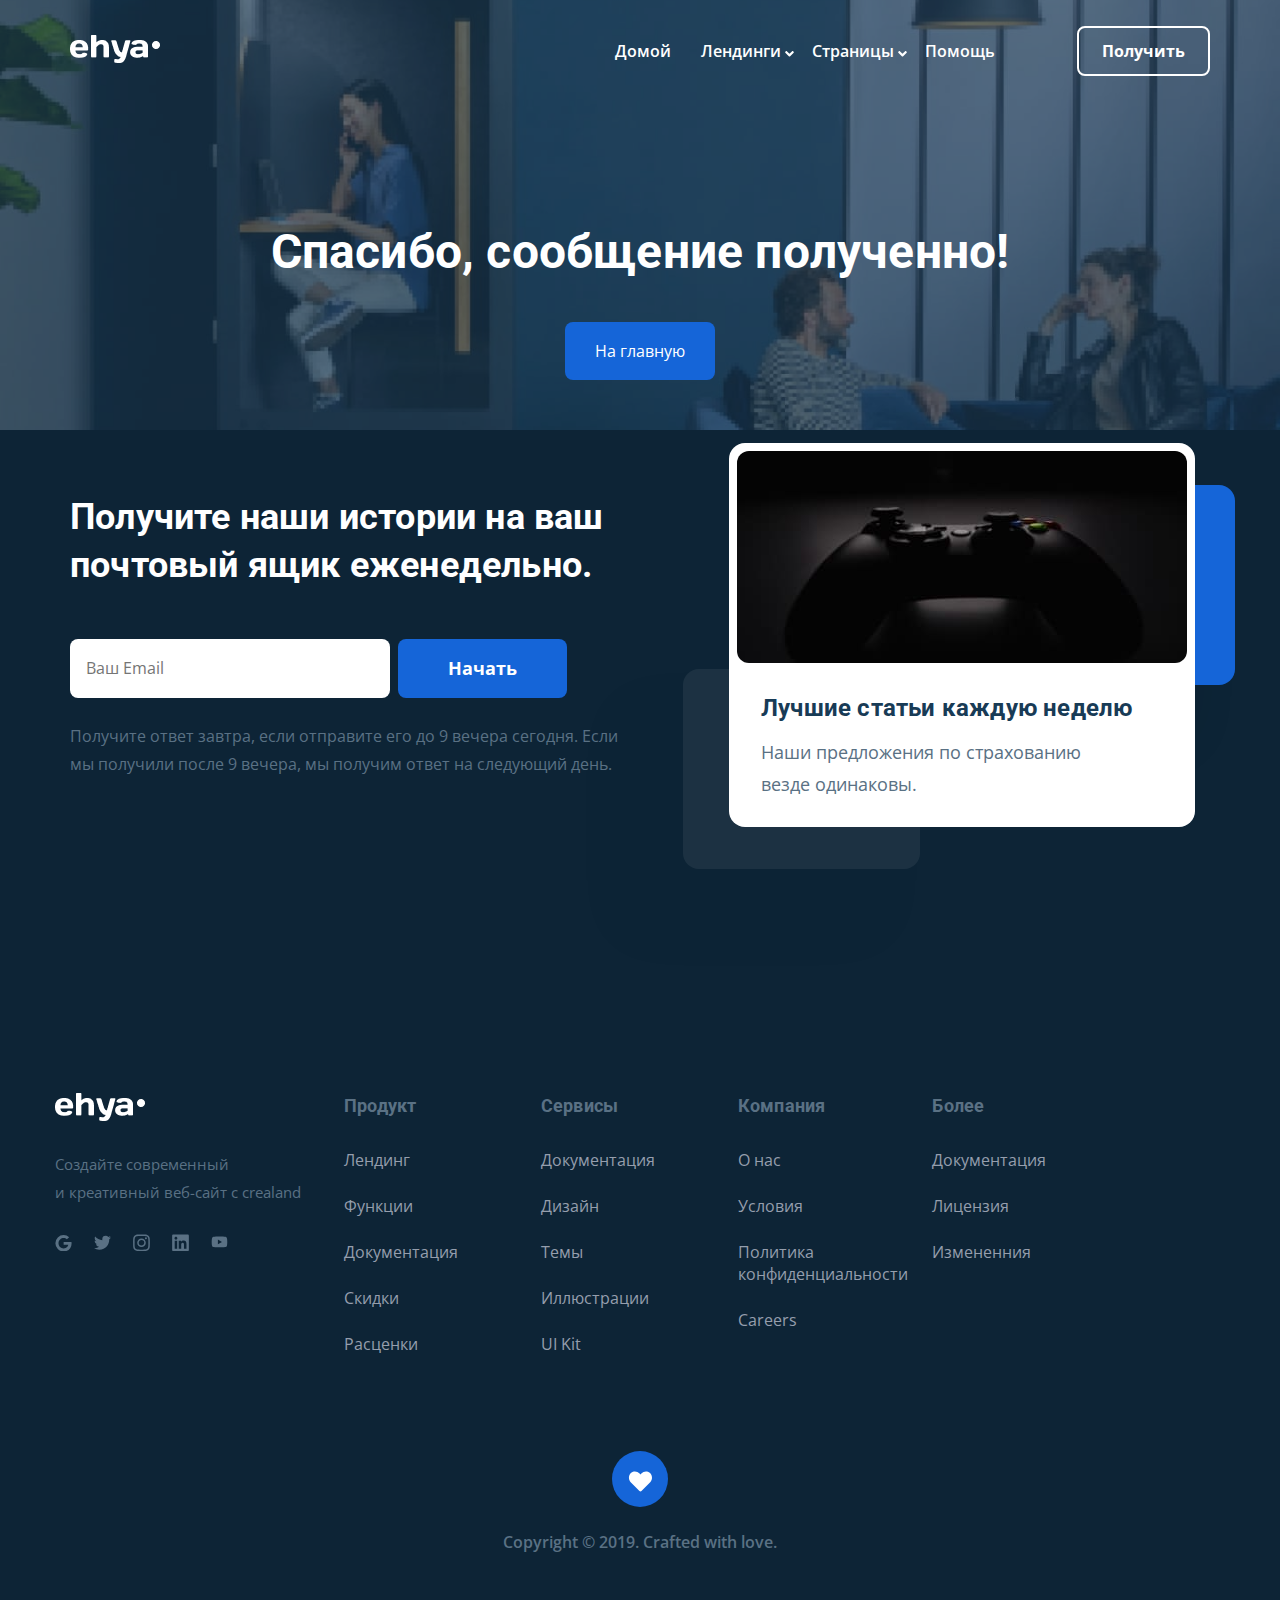
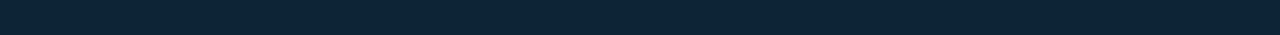
<file: thankyou.html>
<!DOCTYPE html>
<html lang="ru">
  <head>
    <meta charset="UTF-8" />
    <meta http-equiv="X-UA-Compatible" content="IE=edge" />
    <meta name="viewport" content="width=device-width, initial-scale=1.0" />
    <title>Ehya - Блог</title>
    <link rel="shortcut icon" href="img/favicon.ico" type="image/x-icon" />
    <link rel="icon" href="img/favicon.ico" type="image/x-icon" />
    <link rel="preconnect" href="https://fonts.gstatic.com" />
    <link
      href="https://fonts.googleapis.com/css2?family=Open+Sans:ital,wght@0,400;0,600;0,700;1,400&family=Roboto:wght@700&display=swap"
      rel="stylesheet"
    />
    <link rel="stylesheet" href="css/swiper-bundle.min.css" />
    <link rel="stylesheet" href="css/style.css" />
  </head>
  <body>
    <header class="header">
      <div class="header-bg">
        <div class="header-container">
          <div class="header-wrapper header-wrapper--fixed">
            <a href="index.html" class="header__logo header-logo"
              ><img
                src="img/logo.png"
                alt="icon: logo"
                class="header-logo__image"
            /></a>
            <div class="menu header-menu-wrapper menu--mobile--hidden">
              <ul class="header-menu">
                <li class="header-menu__item">
                  <a href="#" class="header-menu__link">Домой</a>
                </li>
                <li class="header-menu__item">
                  <a href="#" class="header-menu__link"
                    >Лендинги
                    <svg data-target="#landing" class="header-menu__icon">
                      <use xlink:href="img/sprite.svg#menuarrow"></use>
                    </svg>
                  </a>
                  <ul id="landing" class="content landing-menu">
                    <li class="landing-menu__item">
                      <a href="#" class="landing-menu__link">Лендинг-1</a>
                    </li>
                    <li class="landing-menu__item">
                      <a href="#" class="landing-menu__link">Лендинг-2</a>
                    </li>
                    <li class="landing-menu__item">
                      <a href="#" class="landing-menu__link">Лендинг-3</a>
                    </li>
                  </ul>
                </li>
                <li class="header-menu__item">
                  <a href="#" class="header-menu__link"
                    >Страницы
                    <svg data-target="#pages" class="header-menu__icon">
                      <use xlink:href="img/sprite.svg#menuarrow"></use>
                    </svg>
                  </a>
                  <ul id="pages" class="content pages-menu">
                    <li class="pages-menu__item">
                      <a href="#" class="pages-menu__link">Страница-1</a>
                    </li>
                    <li class="pages-menu__item">
                      <a href="#" class="pages-menu__link">Страница-2</a>
                    </li>
                    <li class="pages-menu__item">
                      <a href="#" class="pages-menu__link">Страница-3</a>
                    </li>
                  </ul>
                </li>
                <li class="header-menu__item">
                  <a href="#" class="header-menu__link">Помощь</a>
                </li>
              </ul>
              <button data-toggle="modal" class="button header__button">
                Получить
              </button>
            </div>

            <button class="menu-button header__menu-button">
              <span class="menu-button__line"></span>
              <span class="menu-button__line"></span>
              <span class="menu-button__line"></span>
            </button>
          </div>
          <h1 class="header__title">Спасибо, сообщение полученно!</h1>
          <div class="button-div">
            <a href="index.html" class="button button-index">На главную</a>
          </div>
        </div>
      </div>
    </header>
    <section class="newsletter">
      <div class="newsletter__bg">
        <div class="section-container">
          <div class="newsletter__wrapper">
            <div class="newsletter__bio">
              <h2 class="newsletter__title">
                Получите наши истории на&nbsp;ваш почтовый ящик еженедельно.
              </h2>
              <form
                action="send.php"
                method="POST"
                class="form newsletter__form"
              >
                <input
                  type="email"
                  class="newsletter__input"
                  name="mail"
                  placeholder="Ваш Email"
                  required
                />
                <button class="button newsletter__button" name="btnNew">
                  Начать
                </button>
              </form>
              <p class="newsletter__description">
                Получите ответ завтра, если отправите его до 9 вечера сегодня.
                Если мы получили после 9 вечера, мы получим ответ на следующий
                день.
              </p>
            </div>
            <div class="image-bg">
              <div class="image-wrapper">
                <img
                  src="img/newsletter-img.jpg"
                  alt="image"
                  class="newsletter__image"
                />
                <h3 class="image-wrapper__title">
                  Лучшие статьи каждую неделю
                </h3>
                <p class="image-wrapper__description">
                  Наши предложения по страхованию везде одинаковы.
                </p>
              </div>
            </div>
          </div>
        </div>
      </div>
    </section>
    <footer class="footer">
      <div class="footer-container">
        <div class="footer__wrapper">
          <div class="footer__bio">
            <a href="index.html">
              <img src="img/logo.png" alt="icon: logo" class="footer__logo"
            /></a>
            <p class="footer__description">
              Создайте современный и&nbsp;креативный веб-сайт с&nbsp;crealand
            </p>
            <ul class="footer-social">
              <li class="footer-social__item">
                <a
                  href="https://www.google.ru"
                  target="_blank"
                  rel="nofollow noopener"
                  class="footer-social__link"
                  ><svg class="footer-social__icon">
                    <use xlink:href="img/sprite.svg#google"></use></svg
                ></a>
              </li>
              <li class="footer-social__item">
                <a
                  href="https://twitter.com/?lang=ru"
                  target="_blank"
                  rel="nofollow noopener"
                  class="footer-social__link"
                  ><svg class="footer-social__icon">
                    <use xlink:href="img/sprite.svg#twitter"></use></svg
                ></a>
              </li>
              <li class="footer-social__item">
                <a
                  href="https://www.instagram.com/?hl=ru"
                  target="_blank"
                  rel="nofollow noopener"
                  class="footer-social__link"
                  ><svg class="footer-social__icon">
                    <use xlink:href="img/sprite.svg#instagram"></use></svg
                ></a>
              </li>
              <li class="footer-social__item">
                <a
                  href="https://www.linkedin.com/login"
                  target="_blank"
                  rel="nofollow noopener"
                  class="footer-social__link"
                  ><svg class="footer-social__icon">
                    <use xlink:href="img/sprite.svg#linkedin"></use></svg
                ></a>
              </li>
              <li class="footer-social__item">
                <a
                  href="https://www.youtube.com"
                  target="_blank"
                  rel="nofollow noopener"
                  class="footer-social__link"
                  ><svg class="footer-social__icon">
                    <use xlink:href="img/sprite.svg#youtube"></use></svg
                ></a>
              </li>
            </ul>
          </div>
          <div class="product footer__product">
            <h3 class="footer__title">Продукт</h3>
            <ul class="footer__list">
              <li class="footer__item">
                <a href="#" class="footer__link">Лендинг</a>
              </li>
              <li class="footer__item">
                <a href="#" class="footer__link">Функции</a>
              </li>
              <li class="footer__item">
                <a href="#" class="footer__link">Документация</a>
              </li>
              <li class="footer__item">
                <a href="#" class="footer__link">Скидки</a>
              </li>
              <li class="footer__item">
                <a href="#" class="footer__link">Расценки</a>
              </li>
            </ul>
          </div>
          <div class="service footer__service">
            <h3 class="footer__title">Сервисы</h3>
            <ul class="footer__list">
              <li class="footer__item">
                <a href="#" class="footer__link">Документация</a>
              </li>
              <li class="footer__item">
                <a href="#" class="footer__link">Дизайн</a>
              </li>
              <li class="footer__item">
                <a href="#" class="footer__link">Темы</a>
              </li>
              <li class="footer__item">
                <a href="#" class="footer__link">Иллюстрации</a>
              </li>
              <li class="footer__item">
                <a href="#" class="footer__link">UI Kit</a>
              </li>
            </ul>
          </div>
          <div class="company footer__company">
            <h3 class="footer__title">Компания</h3>
            <ul class="footer__list">
              <li class="footer__item">
                <a href="#" class="footer__link">О нас</a>
              </li>
              <li class="footer__item">
                <a href="#" class="footer__link">Условия</a>
              </li>
              <li class="footer__item">
                <a href="#" class="footer__link"
                  >Политика <br class="footer-br" />конфиденциальности</a
                >
              </li>
              <li class="footer__item">
                <a href="#" class="footer__link">Careers</a>
              </li>
            </ul>
          </div>
          <div class="other footer__other">
            <h3 class="footer__title">Более</h3>
            <ul class="footer__list">
              <li class="footer__item">
                <a href="#" class="footer__link">Документация</a>
              </li>
              <li class="footer__item">
                <a href="#" class="footer__link">Лицензия</a>
              </li>
              <li class="footer__item">
                <a href="#" class="footer__link">Измененния</a>
              </li>
            </ul>
          </div>
        </div>
        <div class="bottom footer__bottom">
          <div class="bottom__image">
            <img src="img/heart.svg" alt="icon: heart" />
          </div>
          <span class="bottom__text">Copyright © 2019. Crafted with love.</span>
        </div>
        <a href="#" class="to-top"
          ><img src="img/icon-up.svg" alt="icon: arrow"
        /></a>
      </div>
    </footer>
    <div class="modal">
      <div class="modal__overlay"></div>
      <div class="modal__dialog">
        <svg class="modal__close">
          <use xlink:href="img/sprite.svg#closebutton"></use>
        </svg>
        <h3 class="modal__title">Отправить запрос</h3>
        <form action="send.php" method="POST" class="form modal__form form">
          <input
            type="text"
            class="input modal__input"
            placeholder="Ваше полное имя*"
            name="name"
            minlength="2"
            required
          />
          <input
            type="tel"
            class="phone input modal__input"
            placeholder="Номер телефона*"
            name="phone"
            minlength="18"
            required
          />
          <input
            type="email"
            class="input modal__input"
            placeholder="Ваш Email*"
            name="email"
            required
          />
          <textarea
            class="modal__message"
            cols="30"
            rows="10"
            placeholder="Сообщение"
            name="message"
          ></textarea>
          <div class="modal__form-wrapper">
            <button class="button modal__button" name="btnMod" type="submit">
              Отправить
            </button>
            <span class="modal__info">* Обязательно</span>
          </div>
        </form>
      </div>
    </div>
    <script src="js/jquery-3.6.0.min.js"></script>
    <script src="js/swiper-bundle.min.js"></script>
    <script src="js/jquery.validate.min.js"></script>
    <script src="js/jquery.mask.min.js"></script>
    <script src="js/main.min.js"></script>
  </body>
</html>
</file>
<file: css/style.css>
*{-webkit-box-sizing:border-box;box-sizing:border-box}html{scroll-behavior:smooth}body{font-family:'Open Sans', sans-serif;color:#fff;width:100vw;overflow-x:hidden}.modal-open{overflow:hidden}img{display:inline-block;max-width:100%}h1,h2,h3,h4,h5,h6{font-family:'Roboto', sans-serif;margin:0}p{margin:0}ul{display:inline-block;list-style:none;padding:0;margin:0}a{display:inline-block;text-decoration:none}input{display:-webkit-box;display:-ms-flexbox;display:flex;-webkit-box-orient:vertical;-webkit-box-direction:normal;-ms-flex-direction:column;flex-direction:column;-webkit-box-pack:start;-ms-flex-pack:start;justify-content:start;font-family:'Open Sans', sans-serif;border:none}input:focus{outline:none}button{border:none;padding:0;cursor:pointer}button:focus{outline:none}.button{cursor:pointer;border-radius:8px}.button-div{display:-webkit-box;display:-ms-flexbox;display:flex;-webkit-box-pack:justify;-ms-flex-pack:justify;justify-content:space-between;margin:0 auto}.button-index{padding:20px 30px;background-color:#1565D8;color:#fff;position:relative;max-width:160px;z-index:5px;margin:0 auto;margin-bottom:50px}.header-container,.section-container{width:1140px;margin:0 auto}.section-title{font-size:36px;line-height:48px;letter-spacing:0.2;font-weight:bold;color:#183B56}.section-description{font-size:18px;line-height:32px;color:#5A7184}.section-button{padding:13px 22px;font-size:16px;line-height:22px;font-weight:bold;color:#1565D8;border:2px solid #1565D8;max-height:48px;background-color:#fff}.section-button--desctop{display:inline-block}.section-button--mobile{display:none}.section-button__image{margin-left:11px}.user{display:-webkit-box;display:-ms-flexbox;display:flex;-webkit-box-align:center;-ms-flex-align:center;align-items:center}.user-wrapper{display:-webkit-box;display:-ms-flexbox;display:flex;-webkit-box-pack:justify;-ms-flex-pack:justify;justify-content:space-between;-webkit-box-align:center;-ms-flex-align:center;align-items:center}.user-wrapper--wb{padding:21px 0;border-top:1px solid #E5EAF4;border-bottom:1px solid #E5EAF4;margin-top:36px;margin-bottom:64px}.user__avatar{width:40px;height:40px;-o-object-fit:cover;object-fit:cover;border-radius:50%;margin-right:12px}.user__bio{display:-webkit-box;display:-ms-flexbox;display:flex;-webkit-box-orient:vertical;-webkit-box-direction:normal;-ms-flex-direction:column;flex-direction:column}.user__name{position:relative;font-size:16px;line-height:22px;font-weight:600;margin-bottom:4px;z-index:99}.user__name--head{color:#183B56}.user__verification{display:-webkit-box;display:-ms-flexbox;display:flex;font-size:14px;line-height:19px;font-style:italic;color:#5A7184;-webkit-box-align:center;-ms-flex-align:center;align-items:center}.user__icon{margin-right:8px;width:16px;height:16px}input.invalid{position:relative;color:#FF2400;font-size:12px;line-height:15px}label.invalid{position:absolute;font-size:12px;line-height:15px;color:#FF2400}#mail-error{position:absolute;font-size:12px;line-height:15px;color:#FF2400;bottom:-15px}/*! normalize.css v8.0.1 | MIT License | github.com/necolas/normalize.css */html{line-height:1.15;-webkit-text-size-adjust:100%}body{margin:0}main{display:block}h1{font-size:2em;margin:0.67em 0}hr{-webkit-box-sizing:content-box;box-sizing:content-box;height:0;overflow:visible}pre{font-family:monospace, monospace;font-size:1em}a{background-color:transparent}abbr[title]{border-bottom:none;text-decoration:underline;-webkit-text-decoration:underline dotted;text-decoration:underline dotted}b,strong{font-weight:bolder}code,kbd,samp{font-family:monospace, monospace;font-size:1em}small{font-size:80%}sub,sup{font-size:75%;line-height:0;position:relative;vertical-align:baseline}sub{bottom:-0.25em}sup{top:-0.5em}img{border-style:none}button,input,optgroup,select,textarea{font-family:inherit;font-size:100%;line-height:1.15;margin:0}button,input{overflow:visible}button,select{text-transform:none}button,[type="button"],[type="reset"],[type="submit"]{-webkit-appearance:button}button::-moz-focus-inner,[type="button"]::-moz-focus-inner,[type="reset"]::-moz-focus-inner,[type="submit"]::-moz-focus-inner{border-style:none;padding:0}button:-moz-focusring,[type="button"]:-moz-focusring,[type="reset"]:-moz-focusring,[type="submit"]:-moz-focusring{outline:1px dotted ButtonText}fieldset{padding:0.35em 0.75em 0.625em}legend{-webkit-box-sizing:border-box;box-sizing:border-box;color:inherit;display:table;max-width:100%;padding:0;white-space:normal}progress{vertical-align:baseline}textarea{overflow:auto}[type="checkbox"],[type="radio"]{-webkit-box-sizing:border-box;box-sizing:border-box;padding:0}[type="number"]::-webkit-inner-spin-button,[type="number"]::-webkit-outer-spin-button{height:auto}[type="search"]{-webkit-appearance:textfield;outline-offset:-2px}[type="search"]::-webkit-search-decoration{-webkit-appearance:none}::-webkit-file-upload-button{-webkit-appearance:button;font:inherit}details{display:block}summary{display:list-item}template{display:none}[hidden]{display:none}.header-bg{position:relative;background-image:url(../img/background.jpg);background-repeat:no-repeat;background-position:center;background-size:cover}.header-bg--details{background-image:url(../img/details-bg.jpg);min-height:360px}.header-bg::before{content:'';background:rgba(24,59,86,0.65);position:absolute;width:100%;height:100%;top:0;left:0;right:0;bottom:0}.header-wrapper{padding:26px 0;display:-webkit-box;display:-ms-flexbox;display:flex;-webkit-box-pack:justify;-ms-flex-pack:justify;justify-content:space-between;-webkit-box-align:center;-ms-flex-align:center;align-items:center;margin-bottom:120px}.header-wrapper--details{margin-bottom:105px}.header__logo{z-index:1;-webkit-box-flex:1;-ms-flex-positive:1;flex-grow:1}.header-menu{display:-webkit-box;display:-ms-flexbox;display:flex;-webkit-box-align:center;-ms-flex-align:center;align-items:center}.header-menu-wrapper{display:-webkit-box;display:-ms-flexbox;display:flex;z-index:1}.header-menu__item{font-size:16px;line-height:22px;font-weight:600;margin-right:18px}.header-menu__item:first-child{margin-right:30px}.header-menu__item:last-child{margin-right:0}.header-menu__link{color:#fff}.header-menu__icon{fill:#fff;width:9px;height:7px}.header-menu__button{background-color:transparent;-webkit-transform:translateY(-12.5%);transform:translateY(-12.5%)}.header__button{border:2px solid #fff;color:#fff;padding:12px 23px;background-color:transparent;font-size:16px;line-height:22px;font-weight:bold;margin-left:82px}.header__title{position:relative;display:block;color:#fff;font-size:48px;line-height:60px;letter-spacing:0.2px;text-align:center;margin-bottom:40px;z-index:1}.header__title--details{font-size:48px;line-height:72px;max-width:711px;margin:0 175px 114px 254px}.header__wave{position:relative;width:100%;-o-object-fit:cover;object-fit:cover;z-index:1;min-height:175px}.header-offer-wrapper{margin-top:-5px;background-color:#fff;z-index:1;position:relative;max-height:270px}.header__menu-button{display:none}.search{position:relative;text-align:center;cursor:pointer;margin-bottom:24px}.search-wrapper{position:relative;max-width:760px;margin:auto;z-index:1;margin-bottom:140px}.search__input{padding:16px 110px 18px 52px;background-image:url(../img/search.svg);background-repeat:no-repeat;background-position:center left 20px;border:none;width:100%;border-radius:8px;font-weight:600;font-size:16px;line-height:22px;color:#959EAD}.search__button{position:absolute;background-color:#1565D8;color:#fff;padding:9px 21px;right:8px;top:8px;font-weight:bold;font-size:16px;line-height:22px;cursor:pointer}.pop-tags{display:-webkit-box;display:-ms-flexbox;display:flex;-webkit-box-pack:start;-ms-flex-pack:start;justify-content:start;-webkit-box-align:center;-ms-flex-align:center;align-items:center}.pop-tags__name{margin-right:15px;font-size:16px;line-height:22px;font-weight:600}.pop-tags__item{padding:5px 17px;margin-right:20px;border:1px solid #fff;border-radius:4px;cursor:pointer}.pop-tags__link{font-size:14px;line-height:20px;color:#fff}.offer{display:-webkit-box;display:-ms-flexbox;display:flex;-webkit-box-pack:center;-ms-flex-pack:center;justify-content:center;position:relative;z-index:10;border-radius:16px;-webkit-box-shadow:0px 10px 35px rgba(0,0,0,0.03);box-shadow:0px 10px 35px rgba(0,0,0,0.03);overflow:hidden;max-height:380px;max-width:1140px;margin:0 auto}.offer__link{position:absolute;left:0;bottom:0;right:0;top:0;z-index:11;background-color:transparent}.offer--head{-webkit-transform:translateY(-55%);transform:translateY(-55%)}.offer__image{width:100%;height:100%}.offer__image-wrapper{min-width:570px}.offer__text{padding:32px 48px 32px 32px;background-color:#fff;width:570px}.offer__label{display:inline-block;padding:6px 14px;background-color:rgba(54,179,126,0.1);color:#36B37E;border-radius:2000px;font-weight:600;font-size:14px;line-height:20px;margin-bottom:16px}.offer__title{font-weight:bold;font-size:31px;line-height:48px;letter-spacing:0.2px;color:#183B56;margin-bottom:20px}.offer__description{font-size:18px;line-height:32px;color:#5A7184;margin-bottom:43px;max-height:64px;overflow-y:auto}.offer__date{text-transform:uppercase;font-size:16px;line-height:22px;font-weight:600;color:#5A7184}.content{display:none;position:absolute;font-size:16px;line-height:22px;font-weight:600;padding-top:5px}.content--active{display:block}.landing-menu__link,.pages-menu__link{color:inherit;padding:5px}.offer-card{padding:32px 48px 42px;display:-webkit-box;display:-ms-flexbox;display:flex;-webkit-box-orient:vertical;-webkit-box-direction:normal;-ms-flex-direction:column;flex-direction:column;-webkit-box-pack:end;-ms-flex-pack:end;justify-content:flex-end;position:relative;width:555px;height:600px;border-radius:16px;overflow:hidden;-webkit-filter:drop-shadow(0px 20px 50px rgba(15,24,44,0.15));filter:drop-shadow(0px 20px 50px rgba(15,24,44,0.15))}.offer-card:hover{-webkit-filter:drop-shadow(0px 20px 50px rgba(15,24,44,0.6));filter:drop-shadow(0px 20px 50px rgba(15,24,44,0.6))}.offer-card__link{position:absolute;left:0;bottom:0;right:0;top:0;z-index:11;background-color:transparent}.offer-card__image{position:absolute;left:0;top:0;right:0;bottom:0;z-index:-2;width:100%;height:100%;-o-object-fit:cover;object-fit:cover}.offer-card__label{position:absolute;left:32px;top:32px;display:inline-block;padding:5px 14px;background-color:#fff;color:#36B37E;border-radius:2000px;text-transform:uppercase;font-weight:600;font-size:16px;line-height:22px;width:153px;text-align:center}.offer-card__title{display:inline-block;font-size:36px;line-height:48px;font-weight:bold;max-height:50%;overflow-y:auto;z-index:99}.offer-card__title--bm{margin-bottom:76px}.offer-card__title--sm{margin-bottom:36px}.future-card{padding:40px 32px;position:relative;display:-webkit-box;display:-ms-flexbox;display:flex;-webkit-box-orient:vertical;-webkit-box-direction:normal;-ms-flex-direction:column;flex-direction:column;-webkit-box-pack:end;-ms-flex-pack:end;justify-content:flex-end;width:360px;height:500px;border-radius:16px;overflow:hidden;-webkit-filter:drop-shadow(0px 20px 50px rgba(15,24,44,0.15));filter:drop-shadow(0px 20px 50px rgba(15,24,44,0.15))}.future-card:hover{-webkit-filter:drop-shadow(0px 20px 50px rgba(15,24,44,0.6));filter:drop-shadow(0px 20px 50px rgba(15,24,44,0.6))}.future-card__link{position:absolute;left:0;bottom:0;right:0;top:0;z-index:11;background-color:transparent}.future-card__image{position:absolute;left:0;top:0;right:0;bottom:0;z-index:-2;width:100%;height:100%;-o-object-fit:cover;object-fit:cover}.future-card__title{font-size:28px;line-height:36px;letter-spacing:0.2;margin-bottom:12px;max-height:30%;overflow-y:auto;z-index:99}.future-card__description{font-size:18px;line-height:25px;margin-bottom:21px;max-height:75px;overflow-y:auto;z-index:99}.pop-art{padding-bottom:96px}.pop-art__wrapper{display:-webkit-box;display:-ms-flexbox;display:flex;-webkit-box-pack:justify;-ms-flex-pack:justify;justify-content:space-between;-webkit-box-align:center;-ms-flex-align:center;align-items:center;margin-bottom:45px}.pop-art__bio{max-width:668px}.pop-art__title{margin-bottom:16px}.pop-art__button{-ms-flex-item-align:end;align-self:flex-end;margin-bottom:16px}.pop-art-cards{display:-webkit-box;display:-ms-flexbox;display:flex;-webkit-box-pack:justify;-ms-flex-pack:justify;justify-content:space-between}.pop-art__card:before{content:'';position:absolute;left:0;right:0;top:0;bottom:0;z-index:-1;background:-webkit-gradient(linear, left top, left bottom, from(rgba(24,59,86,0.0001)), color-stop(45.38%, rgba(22,49,70,0.453847)), to(#152532));background:linear-gradient(180deg, rgba(24,59,86,0.0001) 0%, rgba(22,49,70,0.453847) 45.38%, #152532 100%)}.pop-art__date{color:#959EAD}.user__name--pop{color:#fff}.last-art{padding-bottom:96px}.last-art__wrapper{display:-webkit-box;display:-ms-flexbox;display:flex;-webkit-box-pack:justify;-ms-flex-pack:justify;justify-content:space-between;-webkit-box-align:center;-ms-flex-align:center;align-items:center;margin-bottom:45px}.last-art__bio{max-width:390px}.last-art__title{margin-bottom:16px}.last-art__button{-ms-flex-item-align:end;align-self:flex-end;margin-right:13px}.last-art-cards{display:-webkit-box;display:-ms-flexbox;display:flex;-webkit-box-pack:justify;-ms-flex-pack:justify;justify-content:space-between}.last-art__card:before{content:'';position:absolute;left:0;right:0;top:0;bottom:0;z-index:-1;background:-webkit-gradient(linear, left top, left bottom, from(rgba(24,59,86,0.0001)), to(#152532));background:linear-gradient(180deg, rgba(24,59,86,0.0001) 0%, #152532 100%)}.example{padding-bottom:100px}.example__wrapper{display:-webkit-box;display:-ms-flexbox;display:flex;-webkit-box-pack:justify;-ms-flex-pack:justify;justify-content:space-between;margin-bottom:45px}.example__button{-ms-flex-item-align:end;align-self:flex-end}.example__title{margin-bottom:16px}.example__slider-container{max-width:1194px}.example__slider-wrapper{max-width:1140px}.example__slider-slide{position:relative;width:100%;height:100%}.example__slider-button{position:absolute;top:50%;-webkit-transform:translateY(-50%);transform:translateY(-50%);z-index:99;width:54px;height:56px;background-color:#1565D8;border-radius:50%;background-repeat:no-repeat;background-position:center}.example__slider-button--next{background-image:url(../img/next-arrow.svg);right:0}.example__slider-button--prev{background-image:url(../img/prev-arrow.svg);left:0}.example__offer{position:relative}.all-art{padding-bottom:40px}.all-art__wrapper{margin-bottom:45px}.all-art__bio{max-width:700px}.all-art__title{margin-bottom:16px}.all-art-cards{display:-webkit-box;display:-ms-flexbox;display:flex;-webkit-box-pack:justify;-ms-flex-pack:justify;justify-content:space-between;-ms-flex-wrap:wrap;flex-wrap:wrap}.all-art__card{-webkit-filter:drop-shadow(0px 20px 50px rgba(15,24,44,0.15));filter:drop-shadow(0px 20px 50px rgba(15,24,44,0.15))}.all-art__card:before{content:'';position:absolute;left:0;right:0;top:0;bottom:0;z-index:-1;background:-webkit-gradient(linear, left top, left bottom, from(rgba(24,59,86,0.0001)), color-stop(45.38%, rgba(22,49,70,0.453847)), to(#152532));background:linear-gradient(180deg, rgba(24,59,86,0.0001) 0%, rgba(22,49,70,0.453847) 45.38%, #152532 100%)}.all-art__card--top{margin-bottom:30px}.all-art__card--bot{margin-bottom:48px}.all-art__card--bot--hidden{display:none}.all-art__button-wrapper{display:-webkit-box;display:-ms-flexbox;display:flex;-webkit-box-pack:center;-ms-flex-pack:center;justify-content:center}.newsletter--details{border-bottom:1px solid #1A3245}.newsletter-wave{width:100%;-o-object-fit:cover;object-fit:cover}.newsletter__bg{padding-bottom:96px;background-color:#0D2436;margin-top:-5px}.newsletter__wrapper{display:-webkit-box;display:-ms-flexbox;display:flex;-webkit-box-pack:justify;-ms-flex-pack:justify;justify-content:space-between;-webkit-box-align:center;-ms-flex-align:center;align-items:center;padding-top:18px}.newsletter__bio{max-width:555px}.newsletter__bio--details{max-width:570px;padding-top:15px;padding-left:10px}.newsletter__title{font-size:36px;line-height:48px;letter-spacing:0.2px;margin-bottom:50px}.newsletter__title--details{margin-bottom:47px}.newsletter__form{position:relative;margin-bottom:24px;display:-webkit-box;display:-ms-flexbox;display:flex}.newsletter__form--details{margin-bottom:20px}.newsletter__input{width:320px;padding:17px 16px;border-radius:8px;margin-right:8px;font-size:16px;line-height:22px}.newsletter__button{background-color:#1565D8;color:#fff;padding:17px 50px;font-weight:bold;font-size:18px;line-height:25px}.newsletter__description{font-size:16px;line-height:28px;color:#5A7184}.newsletter__image{border-radius:12px;width:450px;height:212px;margin-bottom:25px}.image-bg{position:relative}.image-bg::before{content:'';position:absolute;display:inline-block;width:237px;height:200px;top:42px;right:-81px;background-color:#1565D8;border-radius:16px;-webkit-box-shadow:-50px 50px 50px rgba(0,0,0,0.15);box-shadow:-50px 50px 50px rgba(0,0,0,0.15);z-index:1}.image-bg::after{content:'';display:inline-block;position:absolute;width:237px;height:200px;bottom:-42px;left:-31px;background-color:#fff;opacity:0.06;border-radius:16px;-webkit-box-shadow:-50px 50px 50px rgba(0,0,0,0.15);box-shadow:-50px 50px 50px rgba(0,0,0,0.15);z-index:1}.image-bg--details::before{content:'';position:absolute;display:inline-block;width:237px;height:200px;right:-91px;top:44px;background-color:#1565D8;border-radius:16px;-webkit-box-shadow:-50px 50px 50px rgba(0,0,0,0.15);box-shadow:-50px 50px 50px rgba(0,0,0,0.15);z-index:1}.image-bg--details::after{content:'';display:inline-block;position:absolute;width:237px;height:200px;bottom:-46px;left:-21px;background-color:#fff;opacity:0.06;border-radius:16px;-webkit-box-shadow:-50px 50px 50px rgba(0,0,0,0.15);box-shadow:-50px 50px 50px rgba(0,0,0,0.15);z-index:1}.image-wrapper{position:relative;right:-30px;background-color:#fff;padding:8px 8px 27px;border-radius:16px;background-repeat:no-repeat;z-index:10}.image-wrapper--details{right:-39px}.image-wrapper__title{font-size:24px;line-height:32px;letter-spacing:0.2px;color:#183B56;margin-left:24px;margin-bottom:12px}.image-wrapper__description{font-size:18px;line-height:32px;color:#5A7184;max-width:330px;margin-left:24px}.footer{background-color:#0D2436;padding-top:170px;padding-bottom:82px}.footer--details{padding-top:165px}.footer-container{max-width:1170px;margin:0 auto}.footer__wrapper{display:-ms-grid;display:grid;-ms-grid-columns:1.35fr 0.92fr 0.92fr 0.91fr 1.25fr;grid-template-columns:1.35fr 0.92fr 0.92fr 0.91fr 1.25fr;max-width:1145px;margin-bottom:72px}.footer__wrapper--details{position:relative;left:65px}.footer__bio{max-width:253px}.footer__logo{margin-bottom:26px}.footer__description{font-size:15px;line-height:28px;color:#5A7184;margin-bottom:28px}.footer__title{color:#5A7184;margin-bottom:31px;font-size:18px;line-height:25px;letter-spacing:0.2px}.footer__link{color:#959EAD;font-size:16px;line-height:22px;margin-bottom:24px}.footer-social{display:-webkit-box;display:-ms-flexbox;display:flex}.footer-social__icon{fill:#5A7184;width:17px;height:17px;margin-right:22px}.footer__bottom{margin:0 auto;max-width:280px;text-align:center}.bottom{display:-webkit-box;display:-ms-flexbox;display:flex;-webkit-box-orient:vertical;-webkit-box-direction:normal;-ms-flex-direction:column;flex-direction:column;-webkit-box-align:center;-ms-flex-align:center;align-items:center}.bottom--details{max-width:100%}.bottom__image{width:56px;height:56px;border-radius:50%;background-color:#1565D8;padding:20px 16px 16px;margin-bottom:24px}.bottom__image--details{margin-left:9%}.bottom__text{color:#5A7184;font-weight:600;font-size:16px;line-height:22px}.bottom__text--details{margin-left:9%}.to-top{display:none;position:fixed;padding:19px;right:20px;bottom:20px;width:56px;height:56px;border-radius:50%;background-color:#1565D8;-webkit-filter:drop-shadow(0px 20px 50px rgba(15,24,44,0.15));filter:drop-shadow(0px 20px 50px rgba(15,24,44,0.15));z-index:100;text-align:center}.to-top--active{display:block}.offer-detail__wrapper{position:relative;padding-top:15px;margin-top:-18px;z-index:1;background-color:#fff}.offer-detail__container{position:relative;max-width:804px;margin:0 auto}.text{padding:0 19px 0 35px}.text__info{display:inline-block;color:#5A7184;margin-bottom:20px;font-size:20px;line-height:32px}.text-br{display:none}.text-image{text-align:center;margin-top:40px;margin-bottom:20px}.text-image__img{-o-object-fit:cover;object-fit:cover;border-radius:16px;margin-bottom:10px}.text-image__description{color:#5A7184;font-size:14px;line-height:20px}.text__title-big{font-size:36px;line-height:48px;letter-spacing:0.2px;color:#183B56}.text__title-small{font-size:24px;line-height:32px;letter-spacing:0.2px;color:#183B56;margin-bottom:4px}.text__title-small--mb-1{margin-bottom:16px}.text__description{font-size:16px;line-height:26px;color:#5A7184;margin-bottom:15px}.text__description--mb-1{margin-bottom:12px}.text__description--mb-10{margin-bottom:104px}.text__description--lh-2{line-height:28px}.text__date{font-weight:600;font-size:14px;line-height:20px;color:#5A7184;text-transform:uppercase}.text-slider{margin-bottom:20px}.text-slider-slide{padding:0 27px;position:relative;width:100%;height:100%;border-radius:16px;overflow:hidden}.text-slider-button{position:absolute;top:50%;-webkit-transform:translateY(-50%);transform:translateY(-50%);z-index:99;width:54px;height:56px;background-color:#1565D8;border-radius:50%;background-repeat:no-repeat;background-position:center}.text-slider-button--next{background-image:url(../img/next-arrow.svg);right:0}.text-slider-button--prev{background-image:url(../img/prev-arrow.svg);left:0}.text-slider__img{-o-object-fit:cover;object-fit:cover;border-radius:16px;margin-bottom:10px}.text__collage{margin-top:28px;margin-bottom:48px}.text__comments{margin-top:24px}.quote{padding:60px 64px 0;display:-webkit-box;display:-ms-flexbox;display:flex;-webkit-box-orient:vertical;-webkit-box-direction:normal;-ms-flex-direction:column;flex-direction:column;text-align:center;-webkit-box-align:center;-ms-flex-align:center;align-items:center;border-radius:16px;background-color:#1565D8;max-height:570px;max-width:750px;background-image:url(../img/oval.svg);background-repeat:no-repeat;background-position:right top;margin:28px auto 116px}.quote__image{margin-bottom:32px}.quote__text{font-family:'Roboto', sans-serif;font-size:36px;line-height:60px;margin-bottom:16px;min-height:300px;max-height:310px;overflow-y:auto}.quote__author{font-size:18px;line-height:25px}.quote__avatar{position:relative;-webkit-transform:translateY(14%);transform:translateY(14%);border-radius:8px}.collage{text-align:center}.collage__images{display:-ms-grid;display:grid;-ms-grid-columns:(360px)[2];grid-template-columns:repeat(2, 360px);-ms-grid-rows:(225px)[2];grid-template-rows:repeat(2, 225px);grid-gap:30px;margin-bottom:12px}.collage__image{border-radius:16px;-o-object-fit:cover;object-fit:cover;overflow:hidden}.collage__image--big{-ms-grid-row:1;-ms-grid-row-span:2;grid-row:1 / 3;-ms-grid-column:1;-ms-grid-column-span:1;grid-column:1 / 2}.collage__img{-o-object-fit:cover;object-fit:cover;width:100%;height:100%}.collage__description{color:#5A7184;text-align:center;font-size:14px;line-height:20px}.comment{display:-webkit-box;display:-ms-flexbox;display:flex;-webkit-box-pack:justify;-ms-flex-pack:justify;justify-content:space-between;margin-bottom:24px}.comment-user{display:-webkit-box;display:-ms-flexbox;display:flex}.comment-user__avatar{width:40px;height:40px;border-radius:50%;-o-object-fit:cover;object-fit:cover;margin-right:12px}.comment-user__bio{display:-webkit-box;display:-ms-flexbox;display:flex;-webkit-box-orient:vertical;-webkit-box-direction:normal;-ms-flex-direction:column;flex-direction:column}.comment-user__name{font-weight:600;font-size:16px;line-height:22px;color:#183B56}.comment-user__date{font-weight:600;font-size:14px;line-height:20px;color:#5A7184}.comment__wrapper{padding:20px;background-color:rgba(179,186,197,0.15);max-width:555px;border-radius:0 16px 16px}.comment__text{font-size:16px;line-height:28px;color:#5A7184}.comment-form{position:relative;margin-top:32px;margin-bottom:88px}.comment-input{border:1px solid #E5EAF4;border-radius:8px;padding:21px 170px 21px 72px;width:100%;font-weight:600;font-size:16px;line-height:22px;color:#959EAD}.comment-button{padding:9px 2.5px;background-color:#1565D8;border-radius:8px;font-weight:bold;font-size:16px;line-height:22px;position:absolute;right:12px;top:12px;color:#fff}.form-image{position:absolute;border-radius:50%;width:40px;height:40px;left:12px;top:12px}.list{display:-webkit-box;display:-ms-flexbox;display:flex;-webkit-box-orient:vertical;-webkit-box-direction:normal;-ms-flex-direction:column;flex-direction:column;-webkit-box-align:center;-ms-flex-align:center;align-items:center;width:45px;position:absolute;left:-159px}.list__title{font-weight:600;font-size:16px;line-height:22px;color:#5A7184;margin-bottom:30px}.list__link{margin-bottom:25px}.list__icon{fill:#5A7184;height:21px;width:18px}.modal{position:relative}.modal__close{position:absolute;fill:#fff;width:16px;height:16px;right:20px;top:20px;cursor:pointer}.modal__form{margin-bottom:33px}.modal__form-wrapper{width:100%;display:-webkit-box;display:-ms-flexbox;display:flex;-webkit-box-pack:justify;-ms-flex-pack:justify;justify-content:space-between;-webkit-box-align:center;-ms-flex-align:center;align-items:center}.modal__overlay{visibility:hidden;position:fixed;left:0;right:0;bottom:0;top:0;background-color:rgba(16,137,207,0.219);z-index:100;-webkit-transition:opacity 0.2s;transition:opacity 0.2s}.modal__overlay--active{visibility:visible}.modal__dialog{visibility:hidden;position:fixed;padding:33px 88px 0;max-width:478px;max-height:90%;top:50%;left:50%;-webkit-transform:translate(-50%, -50%);transform:translate(-50%, -50%);background-color:#0D2436;color:#fff;border-radius:16px;z-index:101;-webkit-transition:opacity 0.2s;transition:opacity 0.2s;overflow-y:auto}.modal__dialog--active{visibility:visible}.modal__title{font-size:20px;line-height:24px;font-weight:bold;margin-bottom:15px;text-align:center}.modal__input{background-color:#fff;border-radius:8px;border:none;width:100%;min-width:302px;height:50px;padding:0 23px;font-size:14px;line-height:20px;margin-top:15px;outline:none;color:#959EAD}.modal__input:first-child{margin-top:0}.modal__message{background-color:#fff;color:#959EAD;width:100%;min-width:302px;border-radius:8px;padding:18px 23px;border:none;margin-bottom:15px;margin-top:15px;resize:none;height:123px;font-size:14px;line-height:20px;outline:none;overflow-y:auto}.modal__button{font-size:16px;line-height:22px;font-weight:bold;min-width:160px;min-height:50px;background-color:#1565D8;border-radius:8px;color:#fff}.modal__info{font-size:14px;line-height:20px;font-weight:bold}@media (max-width: 1330px){.image-bg::before{right:-25px}.image-bg::after{left:-61px}.image-bg--details::before{right:-20px}.image-bg--details::after{left:-71px}.image-wrapper{right:15px}.image-wrapper--details{right:25px}}@media (max-width: 1200px){.header-container,.section-container,.footer-container{max-width:960px}.header__title--details{margin:0 auto}.offer{max-width:960px}.offer__image-wrapper{min-width:480px}.offer__text{padding:22px 38px 22px 22px;width:480px}.offer__title{font-size:28px;line-height:42px;margin-bottom:15px}.offer__description{font-size:16px;line-height:28px;margin-bottom:35px}.offer-card{width:465px;height:503px}.offer-card__title--bm{margin-bottom:36px}.future-card{padding:35px 20px;width:300px;height:417px}.future-card__br{display:none}.example__slider-container{max-width:980px}.example__slider-wrapper{max-width:960px}.newsletter__title{font-size:32px;line-height:40px}.newsletter__description{font-size:14px;line-height:24px}.image-bg::after{display:none}.image-bg::before{display:none}.image-wrapper{right:-10px}.image-wrapper__title{font-size:22px;line-height:28px}.image-wrapper__description{font-size:16px;line-height:28px}.footer__wrapper{-ms-grid-columns:1.2fr 0.8fr 1fr 1fr 1fr;grid-template-columns:1.2fr 0.8fr 1fr 1fr 1fr}.list{left:-80px}}@media (min-width: 992px){a:hover{color:#1565D8}svg:hover{fill:#1565D8}button:hover{background-color:#30d5c8}.button:hover{background-color:#30d5c8}.to-top:hover{background-color:#30d5c8}}@media (max-width: 992px){br{display:none}.header-container,.section-container,.footer-container{max-width:700px}.section-title{font-size:32px;line-height:44px}.section-description{font-size:16px;line-height:30px}.header__button{margin-left:40px}.header-offer-wrapper{max-height:200px}.header__title--details{font-size:42px;line-height:66px}.offer{max-height:288px;max-width:700px}.offer__image-wrapper{min-width:100px;max-width:350px}.offer__text{padding:20px;width:350px}.offer__label{margin-bottom:10px}.offer__title{font-size:20px;line-height:24px;margin-bottom:10px}.offer__description{font-size:14px;line-height:24px;margin-bottom:20px}.offer__date{font-size:14px;line-height:24px}.pop-art__wrapper{margin-bottom:30px}.pop-art__bio{max-width:450px}.pop-art__button{-ms-flex-item-align:center;-ms-grid-row-align:center;align-self:center}.pop-art__title{margin-bottom:12px}.offer-card{padding:20px 36px 30px;width:340px;height:368px}.offer-card__label{padding:4px 12px;width:140px;left:20px;top:20px;font-size:14px;line-height:20px}.offer-card__title{font-size:26px;line-height:36px}.last-art-cards{-webkit-box-orient:vertical;-webkit-box-direction:normal;-ms-flex-direction:column;flex-direction:column}.last-art__card{margin-bottom:30px}.future-card{width:100%;height:500px}.example__slider-container{max-width:754px}.example__slider-wrapper{max-width:700px}.all-art__card--top{margin-bottom:20px}.all-art__card--bot{padding:20px 36px 30px;margin-bottom:20px;width:340px;height:368px}.all-art__card--bot--hidden{display:-webkit-box;display:-ms-flexbox;display:flex}.newsletter__wrapper{-webkit-box-pack:center;-ms-flex-pack:center;justify-content:center}.newsletter__bio{max-width:100%}.image-bg{display:none}.footer{padding-top:80px;padding-bottom:42px}.footer__wrapper{-ms-grid-columns:1.5fr (1fr)[2];grid-template-columns:1.5fr repeat(2, 1fr);row-gap:30px;-webkit-column-gap:10px;column-gap:10px;margin-bottom:0}.bottom{display:none}.offer-detail__container{max-width:700px}.text-slider-container{max-width:700px}.quote{max-width:646px}.quote__text{font-size:30px;line-height:58px}.collage__images{-ms-grid-columns:(313px)[2];grid-template-columns:repeat(2, 313px);-ms-grid-rows:(200px)[2];grid-template-rows:repeat(2, 200px);grid-gap:20px}.comment__wrapper{max-width:500px}.list{-webkit-box-orient:horizontal;-webkit-box-direction:normal;-ms-flex-direction:row;flex-direction:row;-webkit-box-align:baseline;-ms-flex-align:baseline;align-items:baseline;left:35px;bottom:580px}.list__title{margin-bottom:0;margin-right:25px}.list__social{display:-webkit-box;display:-ms-flexbox;display:flex}.list__item{margin-bottom:0;margin-right:25px}.user-wrapper--wb{margin-top:128px}}@media (max-width: 767px){.header-container{max-width:85.5%}.section-container,.footer-container{max-width:90%}.header-wrapper{padding:20px 0}.header__wave{display:none}.header-offer-wrapper{max-height:150px}.header-menu{-webkit-box-orient:vertical;-webkit-box-direction:normal;-ms-flex-direction:column;flex-direction:column;-webkit-box-pack:center;-ms-flex-pack:center;justify-content:center}.header-menu__item{position:relative;margin-right:0;margin-bottom:10px}.header-menu__item:first-child{margin-right:0;margin-top:30px}.header-menu-wrapper{position:fixed;padding:10px;top:55px;left:2%;right:2%;-webkit-box-orient:vertical;-webkit-box-direction:normal;-ms-flex-direction:column;flex-direction:column;-webkit-box-pack:center;-ms-flex-pack:center;justify-content:center;background-color:#183B56;border-radius:16px;max-height:210px;overflow-y:auto;z-index:99}.header__button{padding:7px 10px;max-width:110px;-ms-flex-item-align:center;-ms-grid-row-align:center;align-self:center;margin-left:0;margin-bottom:30px}.header__title{font-size:32px;line-height:40px;margin-bottom:30px}.header__title--details{padding-bottom:59px}.content{position:relative;margin-top:5px}.pages-menu__item{margin-bottom:5px}.offer{max-width:90%}.offer--head{-webkit-transform:translateY(-65%);transform:translateY(-65%)}.offer__image-wrapper{max-width:50%}.offer__text{padding:24px 20px}.offer__label{padding:2px 14px;margin-bottom:8px}.offer__title{margin-bottom:0}.offer__description{margin-bottom:24px}.user__avatar{width:36px;height:36px}.user__name{font-size:14px;line-height:20px;margin-bottom:2px}.user__verification{font-size:12px;line-height:16px}.menu-button{padding:0;display:-webkit-box;display:-ms-flexbox;display:flex;width:22px;height:18px;-webkit-box-align:center;-ms-flex-align:center;align-items:center;-webkit-box-pack:justify;-ms-flex-pack:justify;justify-content:space-between;-webkit-box-orient:vertical;-webkit-box-direction:normal;-ms-flex-direction:column;flex-direction:column;border:none;background-color:transparent;cursor:pointer;z-index:5}.menu-button__line{width:22px;height:2.2px;background-color:#fff;border-radius:10px;margin-bottom:5.5px}.menu-button__line:last-child{margin-bottom:0}.menu--mobile--hidden{display:none}.menu--mobile--visible{display:-webkit-box;display:-ms-flexbox;display:flex}.pop-tags{-ms-flex-wrap:wrap;flex-wrap:wrap}.pop-tags__name{margin-bottom:77px}.pop-tags__item{margin-bottom:77px}.modal__dialog{padding:33px 55px 0}.modal__form{margin-bottom:33px}.pop-art__wrapper{-webkit-box-orient:vertical;-webkit-box-direction:normal;-ms-flex-direction:column;flex-direction:column;-webkit-box-align:start;-ms-flex-align:start;align-items:start;margin-bottom:20px}.pop-art__bio{max-width:100%;margin-bottom:12px}.pop-art__title{margin-bottom:6px}.pop-art__button{-ms-flex-item-align:start;-ms-grid-row-align:start;align-self:start;margin-bottom:0}.pop-art__card{margin-bottom:30px}.offer-card{padding:20px;width:48%;height:290px}.offer-card__title{font-size:20px;line-height:24px}.offer-card__title--bm{margin-bottom:60px}.last-art__wrapper{-webkit-box-orient:vertical;-webkit-box-direction:normal;-ms-flex-direction:column;flex-direction:column;-webkit-box-align:start;-ms-flex-align:start;align-items:start;margin-bottom:20px}.last-art__bio{max-width:100%}.last-art__title{margin-bottom:6px}.last-art__button{margin:0;-ms-flex-item-align:start;-ms-grid-row-align:start;align-self:start}.example__slider-container{margin-bottom:27px;max-width:97%}.example__slider-wrapper{max-width:90%}.example__button-wrapper{display:-webkit-box;display:-ms-flexbox;display:flex;-webkit-box-pack:center;-ms-flex-pack:center;justify-content:center}.all-art__card--bot{padding:20px;width:48%;height:290px}.newsletter--details{border:none}.newsletter-wave{display:none}.footer-br{display:inline}.footer__wrapper--details{left:0}.offer-detail__container{max-width:100%}.text{padding:0 5%}.text-slider-container{min-width:100%;margin-right:3%;margin-left:0}.text__title-big{font-size:30px;line-height:40px}.text__description--mb-10{margin-bottom:50px}.collage__images{-ms-grid-columns:(1fr)[2];grid-template-columns:repeat(2, 1fr);-ms-grid-rows:(1fr)[2];grid-template-rows:repeat(2, 1fr);grid-gap:20px}.quote{max-width:90%}.quote__text{font-size:28px;line-height:50px;min-height:250px;max-height:260px}.quote__avatar{-webkit-transform:translateY(45%);transform:translateY(45%)}.comment{-webkit-box-orient:vertical;-webkit-box-direction:normal;-ms-flex-direction:column;flex-direction:column}.comment-user{margin-bottom:16px}.comment__wrapper{max-width:100%}.list{bottom:660px}.to-top{width:40px;height:40px;padding:12px}.section-button--desctop{display:none}.section-button--mobile{display:inline-block}}@media (max-width: 680px){.pop-tags__name{margin-bottom:11px}.pop-tags__item{margin-bottom:11px}.pop-tags__item:last-child{margin-bottom:77px}.list{bottom:700px}}@media (max-width: 663px){.quote__text{min-height:300px;max-height:310px}.quote__avatar{-webkit-transform:translateY(15%);transform:translateY(15%)}}@media (max-width: 640px){.pop-art-cards{-webkit-box-orient:vertical;-webkit-box-direction:normal;-ms-flex-direction:column;flex-direction:column;-webkit-box-pack:justify;-ms-flex-pack:justify;justify-content:space-between}.pop-art__button{-ms-flex-item-align:center;-ms-grid-row-align:center;align-self:center}.offer-card{padding:32px 48px 42px;width:100%;height:600px}.offer-card__label{left:32px;top:32px;padding:5px 14px;font-size:16px;line-height:22px;width:153px}.offer-card__title{font-size:36px;line-height:48px}.offer-card__title--bm{margin-bottom:76px}.offer-card__title--sm{margin-bottom:36px}.last-art__button{-ms-flex-item-align:center;-ms-grid-row-align:center;align-self:center}.all-art__card--bot{padding:32px 48px 42px;width:100%;height:600px}}@media (max-width: 625px){.header-offer-wrapper{max-height:320px}.offer{-webkit-box-orient:vertical;-webkit-box-direction:normal;-ms-flex-direction:column;flex-direction:column;max-height:448px}.offer--head{-webkit-transform:translateY(-40%);transform:translateY(-40%)}.offer__image-wrapper{min-height:210px;min-width:100%}.offer__text{width:100%}.example__slider-button{width:39px;height:40px;top:47%}.example__slider-button--next{background-size:13px 16px}.example__slider-button--prev{background-size:13px 16px}}@media (max-width: 576px){.pop-tags__item:last-child{margin-bottom:77px}.offer-card{height:532px}.modal__form-wrapper{display:-ms-grid;display:grid;grid-gap:15px}.modal__input{min-width:250px}.modal__message{min-width:250px}.modal__button{width:250px}.modal__info{-ms-grid-row:1;-ms-grid-row-span:1;grid-row:1 / 2}.newsletter__bg{padding-bottom:40px}.newsletter__title{font-size:28px;line-height:38px;margin-bottom:30px}.text-slider-button{width:39px;height:40px}.quote{margin-bottom:86px}.quote__text{font-size:23px;line-height:30px;letter-spacing:1px}.quote__author{font-size:16px;line-height:22px}.quote__avatar{-webkit-transform:translateY(45%);transform:translateY(45%)}.comment-input{padding-left:57px}}@media (max-width: 499px){.pop-tags__item:nth-child(3){margin-bottom:77px}.footer__title{font-size:16px;line-height:22px}.footer__link{font-size:14px;line-height:20px}}@media (max-width: 480px){.section-title{font-size:24px;line-height:32px}.section-description{font-size:11px;line-height:24px}.section-button{padding:7px 16px}.header-bg{background-image:url(../img/background-mobile.jpg)}.header-bg--details{background-image:url(../img/details-bg-mobile.jpg)}.header-wrapper{margin-bottom:40px}.header-wrapper--details{margin-bottom:57px}.header-logo__image{width:77px;height:24px}.header__title--details{margin-bottom:0}.search{margin-bottom:0}.search__input{margin-bottom:12px;padding:13px 16px 13px 44px}.search__button{position:relative;padding:13px 21px;width:100%;right:0;top:0;margin-bottom:16px}.pop-tags__name{margin-right:48%;font-size:14px;line-height:20px}.pop-tags__item{margin-right:12px;margin-bottom:77px}.offer__image-wrapper{min-height:160px;min-width:100%}.offer__text{width:100%}.pop-art{padding-bottom:68px}.pop-art__bio{text-align:center}.pop-art__card{margin-bottom:16px}.pop-art__title{margin-bottom:12px}.pop-art__button{margin-top:16px}.offer-card{padding:20px;height:320px;border-radius:12px}.offer-card__label{left:20px;top:20px;padding:2px 8px;font-size:14px;line-height:20px;width:126px}.offer-card__title{font-size:20px;line-height:24px;color:#FAFAFB}.offer-card__title--bm{margin-bottom:48px}.offer-card__title--sm{margin-bottom:7px}.user-wrapper--wb{margin-bottom:20px}.user__name{font-size:14px;line-height:20px}.modal__dialog{padding:25px 44px 0}.modal__form{margin-bottom:25px}.modal__input{min-width:192px;height:40px}.modal__message{min-width:192px}.modal__button{width:192px}.last-art{padding-bottom:44px}.last-art__wrapper{-webkit-box-align:center;-ms-flex-align:center;align-items:center;margin-bottom:6px}.last-art__bio{text-align:center}.last-art__title{margin-bottom:2px}.last-art__description{font-size:14px;line-height:24px}.last-art__card{margin-bottom:16px}.last-art__card--mb-4{margin-bottom:44px}.future-card{padding:20px;height:320px;border-radius:12px}.future-card__title{font-size:20px;line-height:24px;color:#FAFAFB;margin-bottom:8px}.future-card__description{font-size:14px;line-height:21px;margin-bottom:5px}.future-card__description--mb-2{line-height:24px;margin-bottom:20px}.future-card__date{font-size:14px;line-height:20px;color:#959EAD}.example{padding-bottom:45px}.example__wrapper{-webkit-box-align:center;-ms-flex-align:center;align-items:center;margin-bottom:6px}.example__bio{text-align:center}.example__title{margin-bottom:11px}.example__description{font-size:14px;line-height:24px}.all-art{padding-bottom:80px}.all-art__wrapper{-webkit-box-align:center;-ms-flex-align:center;align-items:center;margin-bottom:28px}.all-art__bio{text-align:center}.all-art__title{margin-bottom:11px}.all-art__description{font-size:14px;line-height:24px}.all-art__card--top{margin-bottom:16px}.all-art__card--bot{margin-bottom:16px}.all-art__card--bot--3{margin-bottom:32px}.newsletter__bg{padding-top:55px}.newsletter__bio{max-width:94.5%}.newsletter__title{font-size:24px;line-height:32px;margin-bottom:8px}.newsletter__description{font-size:14px;line-height:27px}.newsletter__form{-webkit-box-orient:vertical;-webkit-box-direction:normal;-ms-flex-direction:column;flex-direction:column;margin-bottom:0}.newsletter__input{width:100%;padding:12px 16px 14px;font-size:16px;line-height:22px;margin-bottom:12px}.newsletter__button{width:100%;padding:13px 105px;font-weight:bold;font-size:16px;line-height:22px;margin-bottom:0}.footer{padding-top:48px;padding-bottom:83px}.footer__wrapper{display:-ms-grid;display:grid;-ms-grid-columns:10px 1fr 1fr;grid-template-columns:10px 1fr 1fr;grid-gap:0}.footer__bio{display:-webkit-box;display:-ms-flexbox;display:flex;-webkit-box-orient:vertical;-webkit-box-direction:normal;-ms-flex-direction:column;flex-direction:column;-webkit-box-align:center;-ms-flex-align:center;align-items:center;min-width:263px;-ms-grid-row:3;-ms-grid-row-span:1;grid-row:3 / 4;-ms-grid-column:2;-ms-grid-column-span:2;grid-column:2 / 4;text-align:center;-ms-flex-item-align:center;align-self:center;margin:15px auto}.footer__logo{margin-bottom:16px;width:77px;height:24px}.footer__description{font-size:14px;line-height:28px;margin-bottom:24px}.footer__product{-ms-grid-column:2;-ms-grid-column-span:1;grid-column:2 / 3;margin-bottom:24px}.footer__service{-ms-grid-column:3;-ms-grid-column-span:1;grid-column:3 / 4;margin-bottom:24px}.footer__company{-ms-grid-column:2;-ms-grid-column-span:1;grid-column:2 / 3}.footer__other{-ms-grid-column:3;-ms-grid-column-span:1;grid-column:3 / 4}.footer__title{margin-bottom:20px}.footer__link{margin-bottom:15px}.footer-br{display:inline}.offer-detail__wrapper{margin-top:0;padding-top:40px}.text{padding:0 7.5%}.text__info{font-size:16px;line-height:28px;margin-bottom:43px}.text-br{display:block}.text__date{font-size:10px;line-height:14px}.text-image{margin-top:32px;margin-bottom:58px}.text-image__img{min-height:200px;margin-bottom:0}.text-image__description{font-size:12px;line-height:16px}.text__title-big{font-size:21px;line-height:32px;margin-bottom:17px}.text__title-big--fz{font-size:24px}.text__title-small{font-size:20px;line-height:24px;margin-bottom:10px}.text__description{font-size:12px;line-height:22px;margin-bottom:20px}.text__description--mb-1{margin-bottom:40px}.text-slider{margin-bottom:21px}.text-slider-slide{min-height:200px}.text-slider__img{min-height:200px;margin-bottom:0}.text__collage{margin-top:91px;margin-bottom:32px}.quote{padding:52px 24px;max-width:100%;border-radius:0;background-size:152px 152px;max-height:575px;margin-top:80px;margin-bottom:110px}.quote__text{min-height:150px;max-height:275px}.quote__image{margin-bottom:35px}.quote__avatar{width:96px;height:96px;-webkit-transform:translateY(100%);transform:translateY(100%)}.collage__images{-ms-grid-columns:1fr 1fr;grid-template-columns:1fr 1fr;-ms-grid-rows:176px 100px;grid-template-rows:176px 100px;gap:12px}.collage__image--big{-ms-grid-row:1;-ms-grid-row-span:1;grid-row:1 / 2;-ms-grid-column:1;-ms-grid-column-span:2;grid-column:1 / 3}.collage__image--small-2{-ms-grid-row:2;-ms-grid-row-span:1;grid-row:2 / 3;-ms-grid-column:2;-ms-grid-column-span:1;grid-column:2 / 3}.collage__description{font-size:12px;line-height:16px}.comment-input{padding:20px 22px 20px 68px;margin-bottom:16px;font-size:14px;line-height:20px}.comment-button{padding:9px 5.25px;min-width:182px;position:static}.comment-user__avatar{width:36px;height:36px}.comment-user__name{font-size:14px;line-height:20px}.comment-user__date{font-size:12px;line-height:18px}.comment__wrapper{padding:16px}.comment__text{font-size:14px;line-height:24px}.form-image{width:36px;height:36px}.list{bottom:670px}.list__title{font-size:14px;line-height:20px}#mail-error{bottom:48px}#comment-error{bottom:45px}}@media (max-width: 459px){.pop-tags__item{margin-bottom:11px}.pop-tags__item:nth-child(3){margin-bottom:11px}.pop-tags__item:last-child{margin-bottom:77px}}@media (max-width: 419px){.example__slider-button{top:41%}}@media (max-width: 388px){.example__slider-button{top:36%}}@media (max-width: 373px){.quote__text{min-height:240px}}@media (max-width: 344px){.list{bottom:720px}}@media (max-width: 330px){.quote__text{min-height:270px}.quote__avatar{-webkit-transform:translateY(45%);transform:translateY(45%)}}@media (max-width: 320px){.offer__image-wrapper{min-width:288px}.pop-tags__item:last-child{margin-bottom:77px}.newsletter__wave{height:19px}.newsletter__title{max-width:80%}.list{bottom:702px;left:25px}.list__item{margin-right:20px}.list__icon{width:18px;height:18px}}
/*# sourceMappingURL=style.css.map */
</file>
